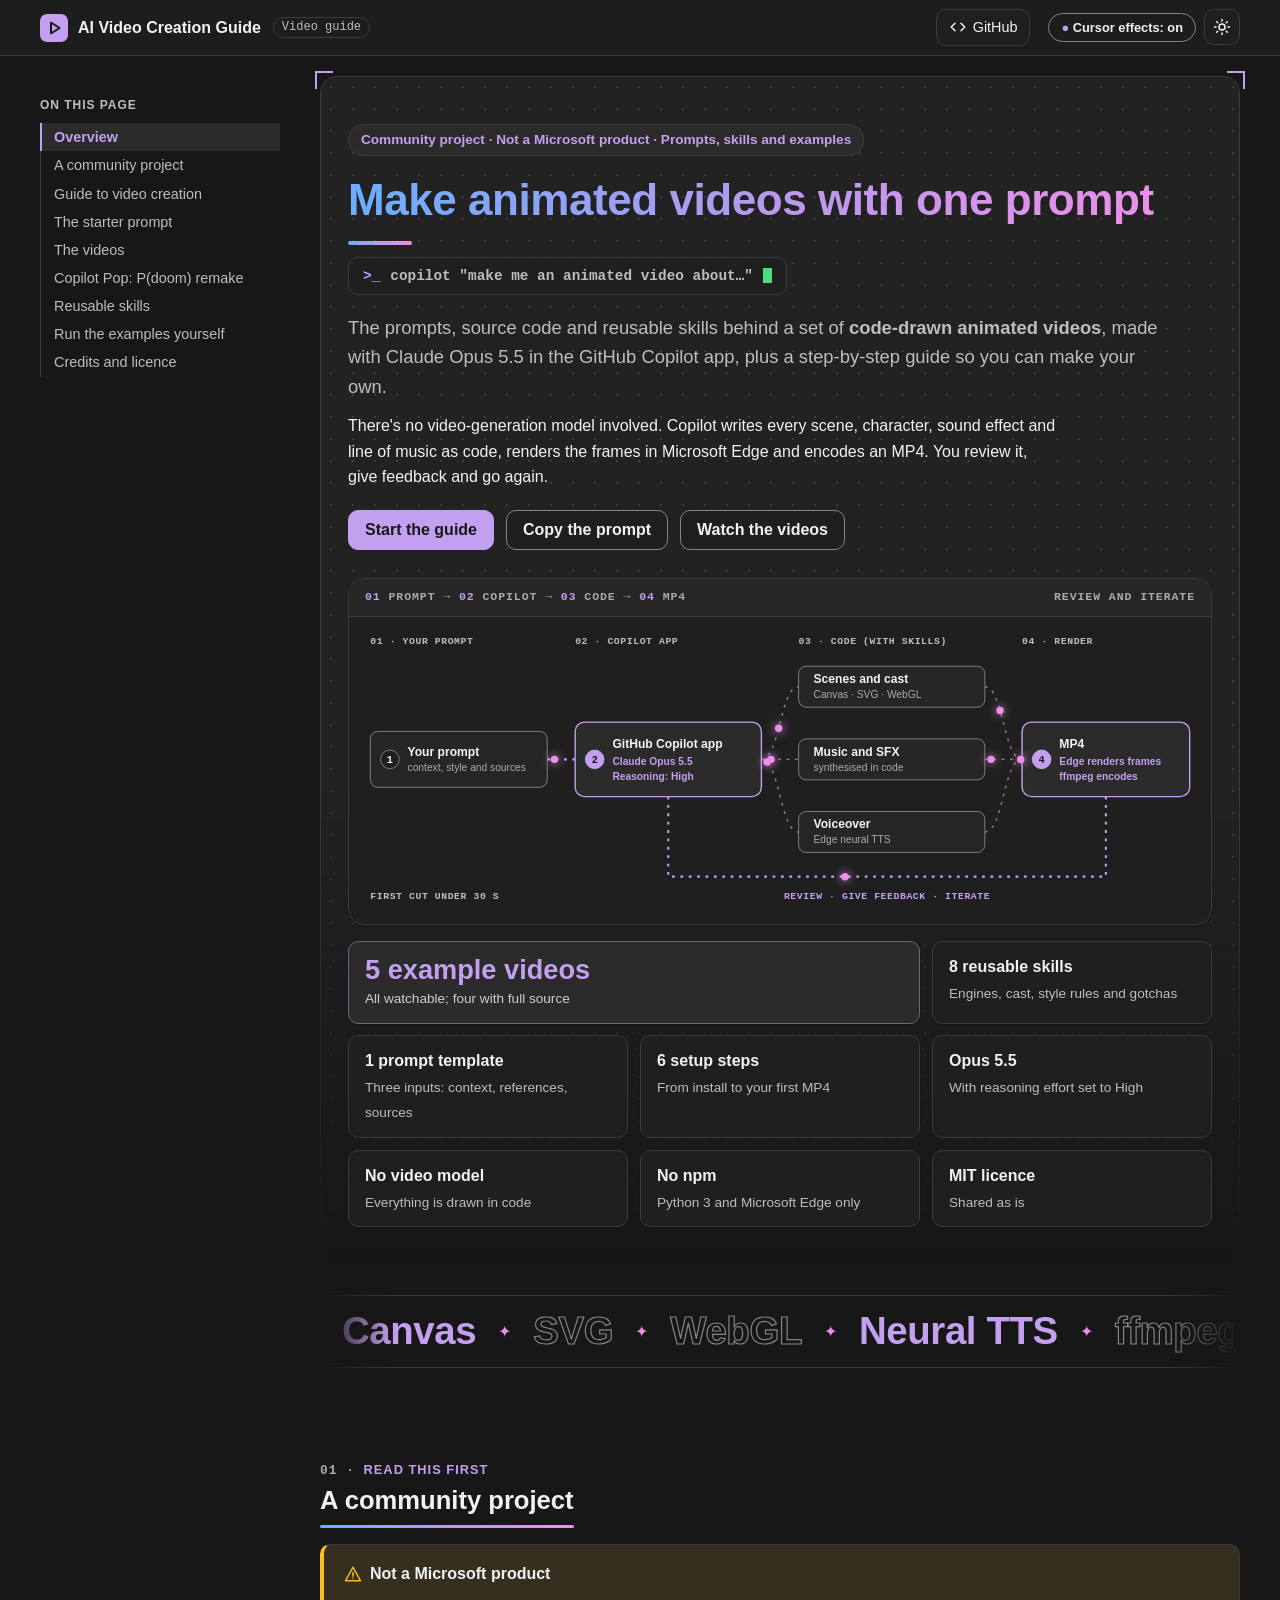
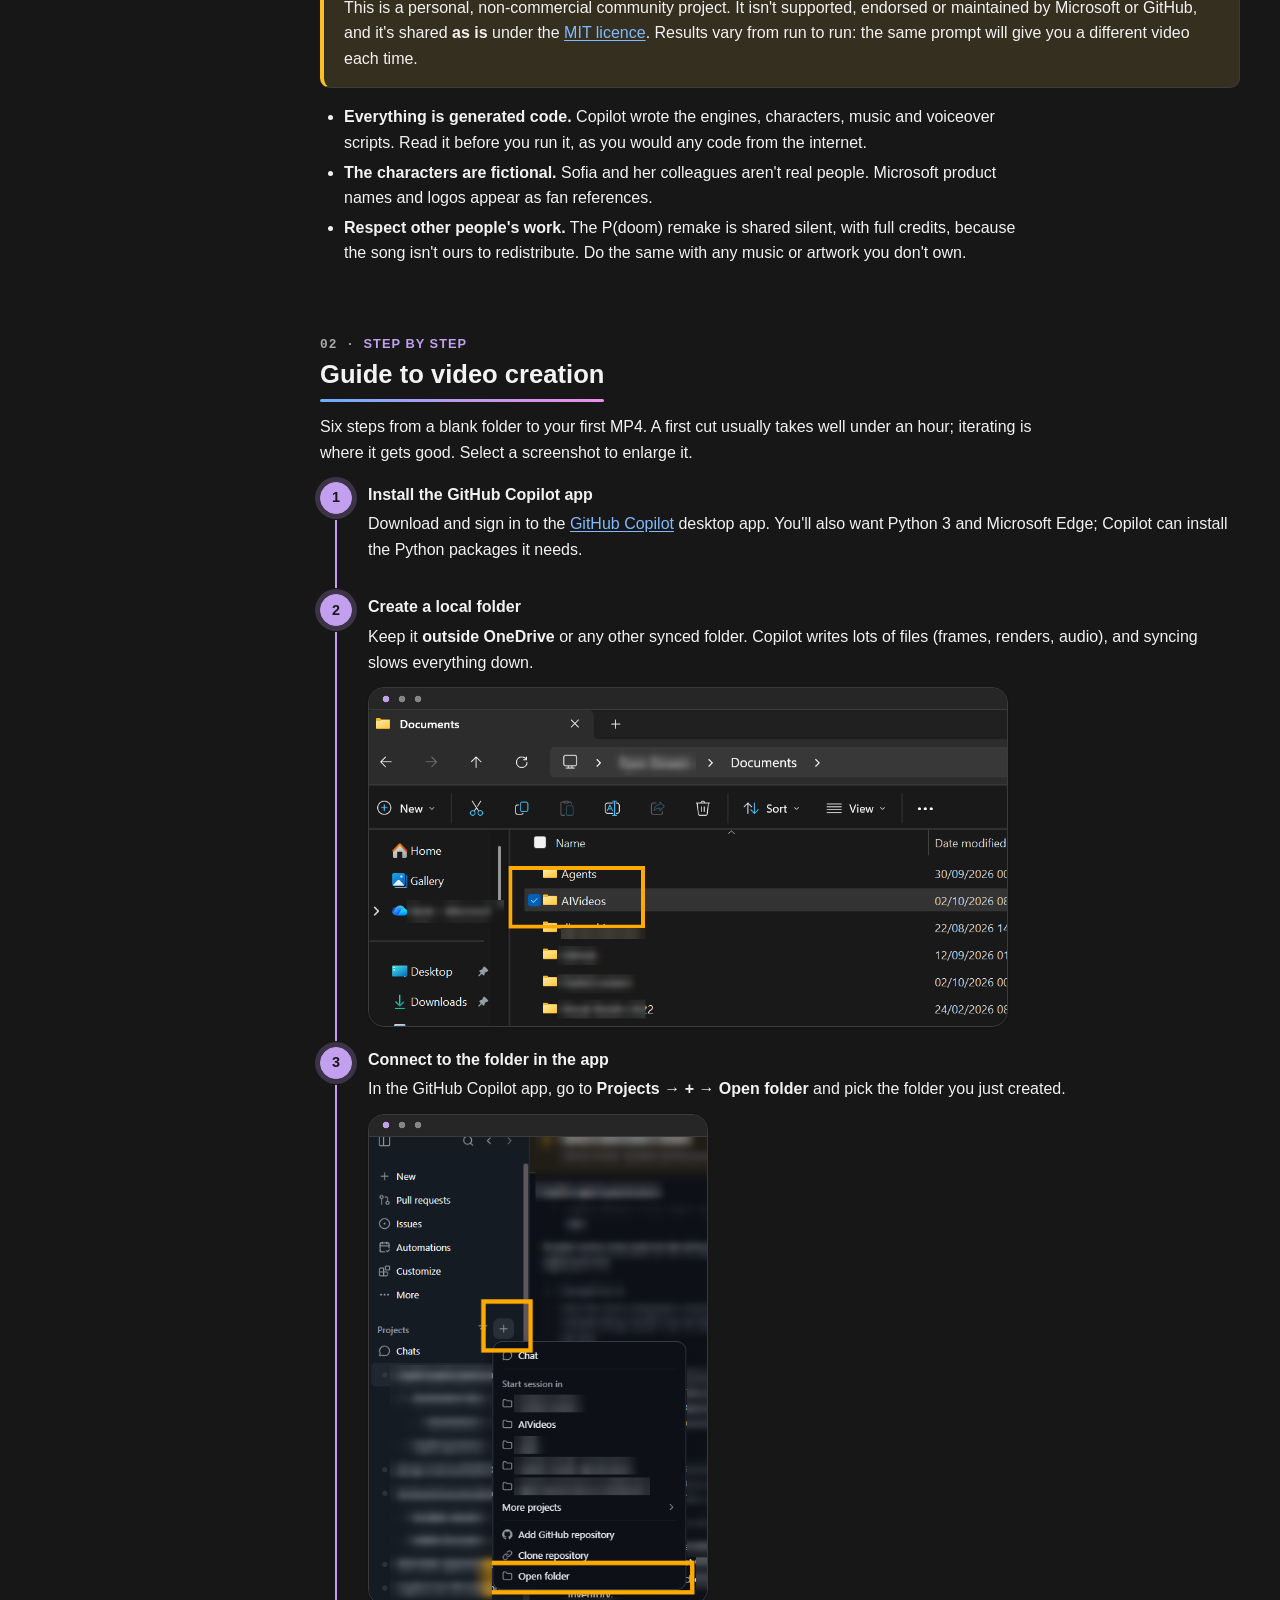
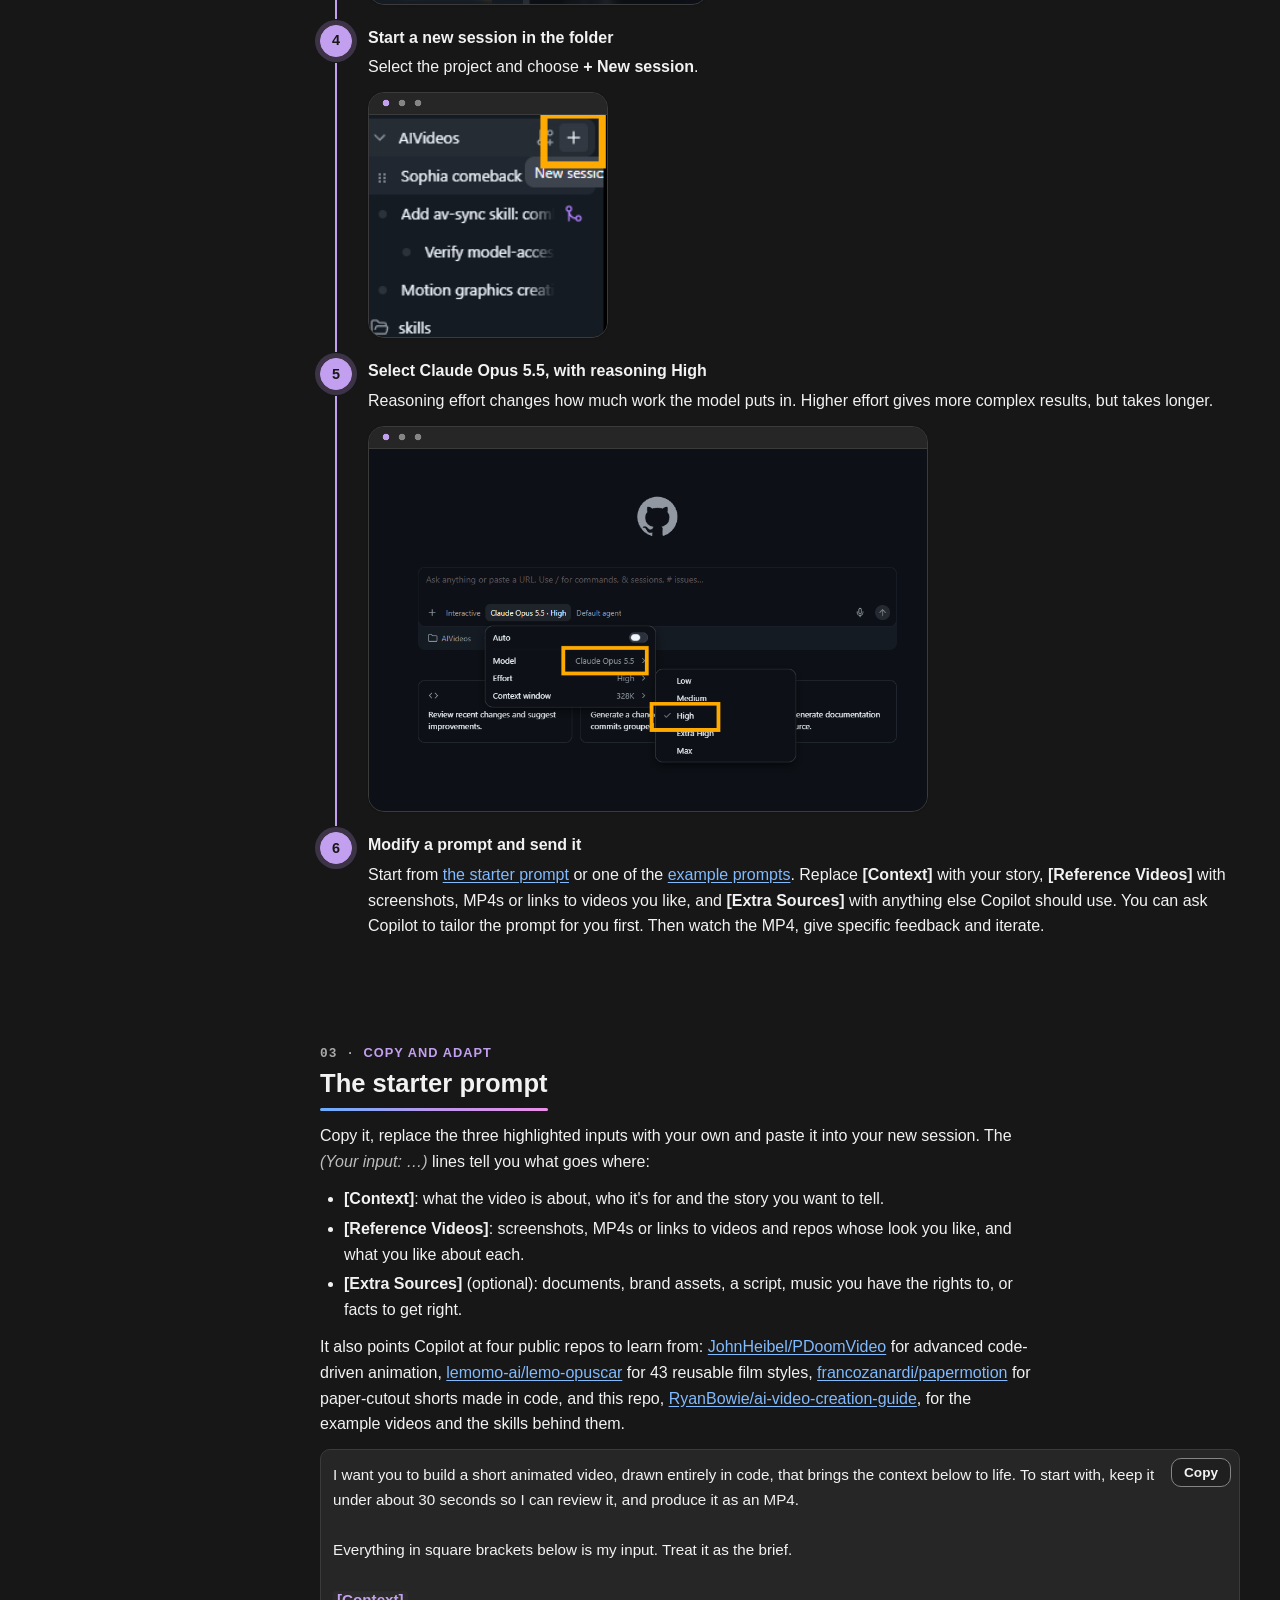
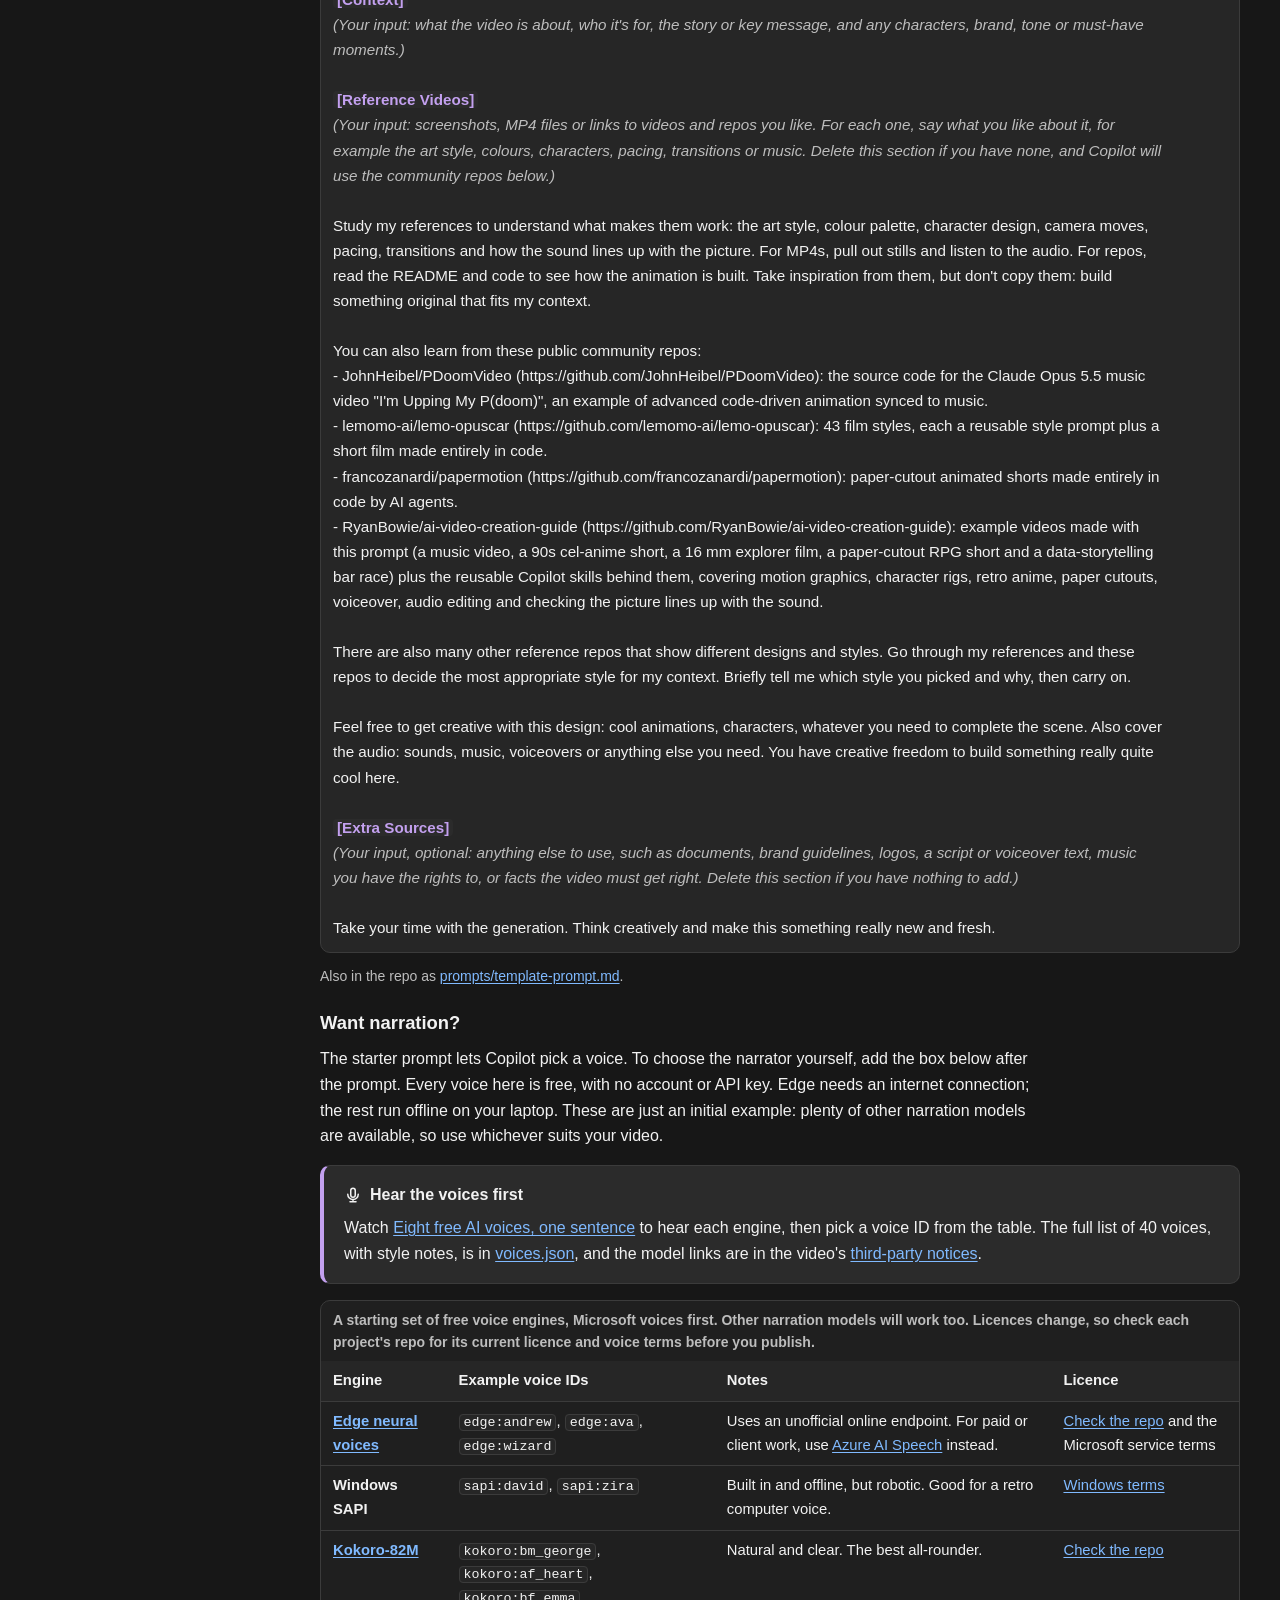
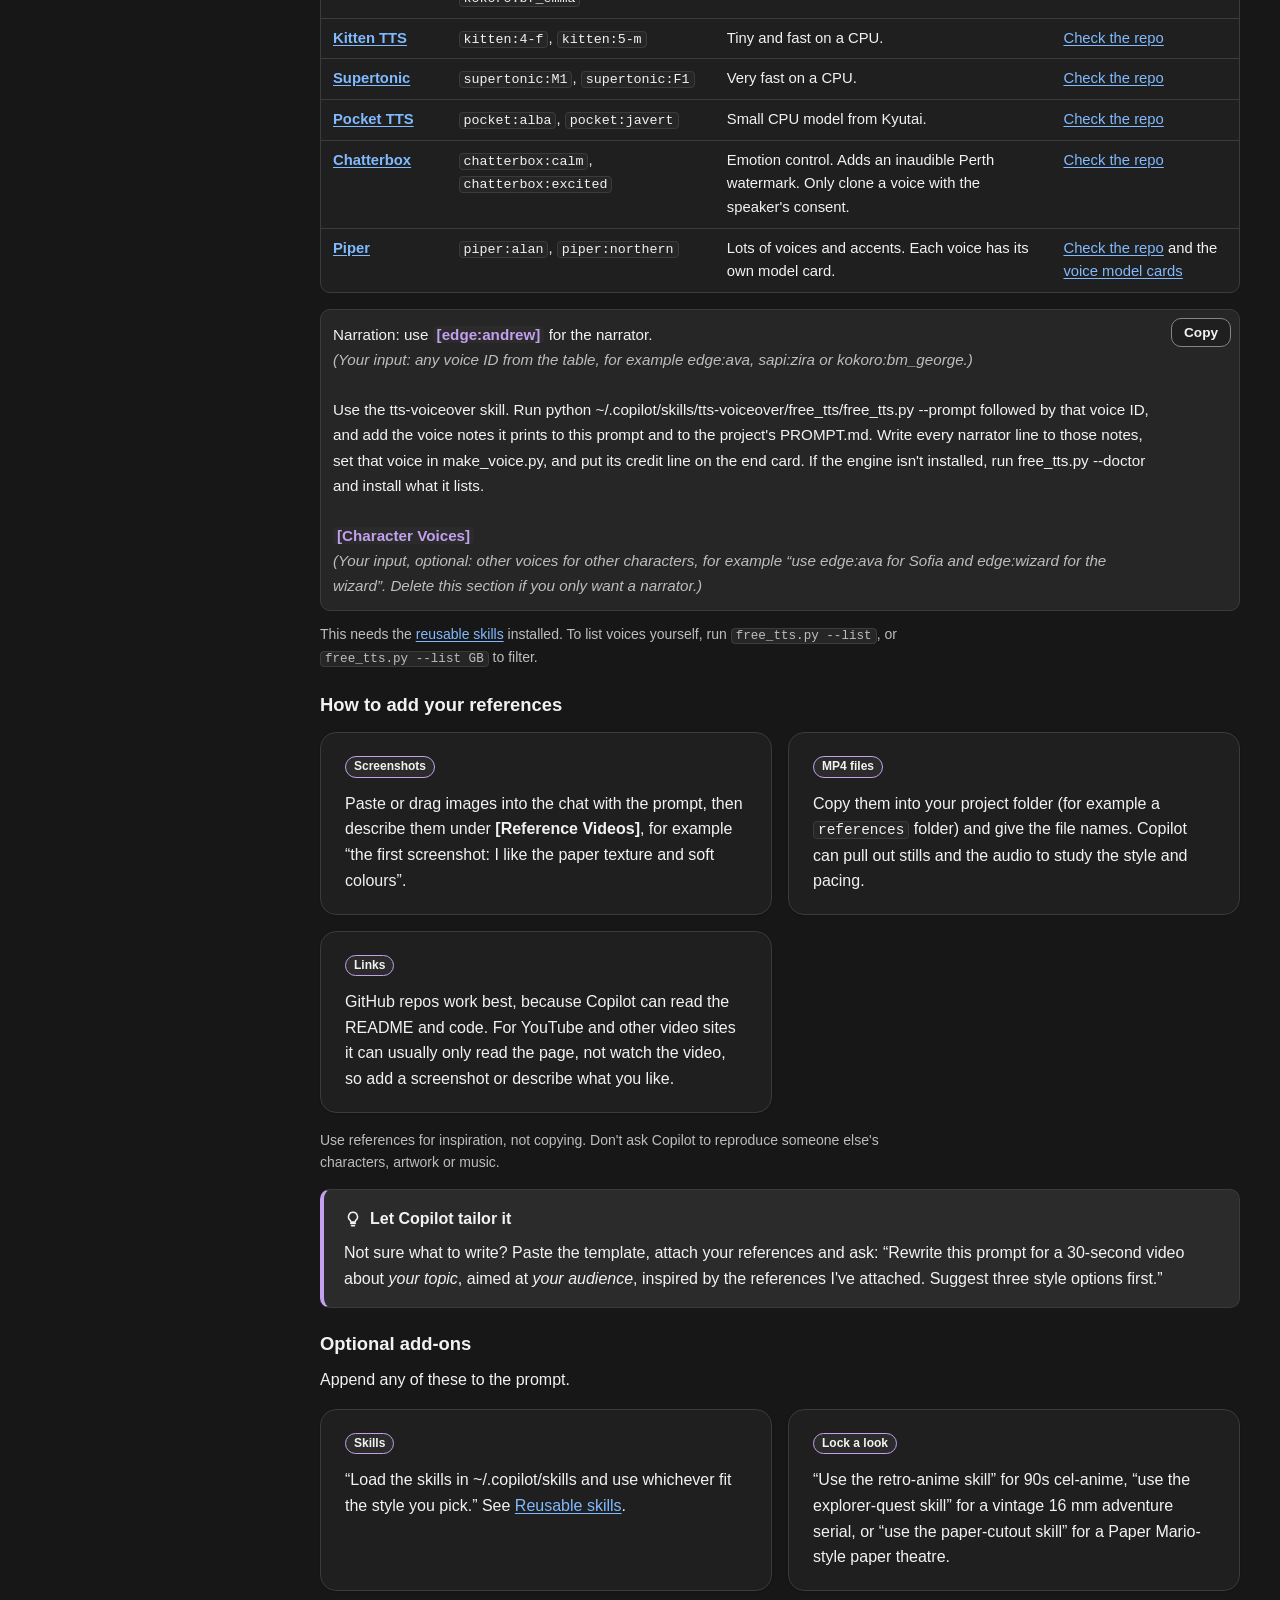
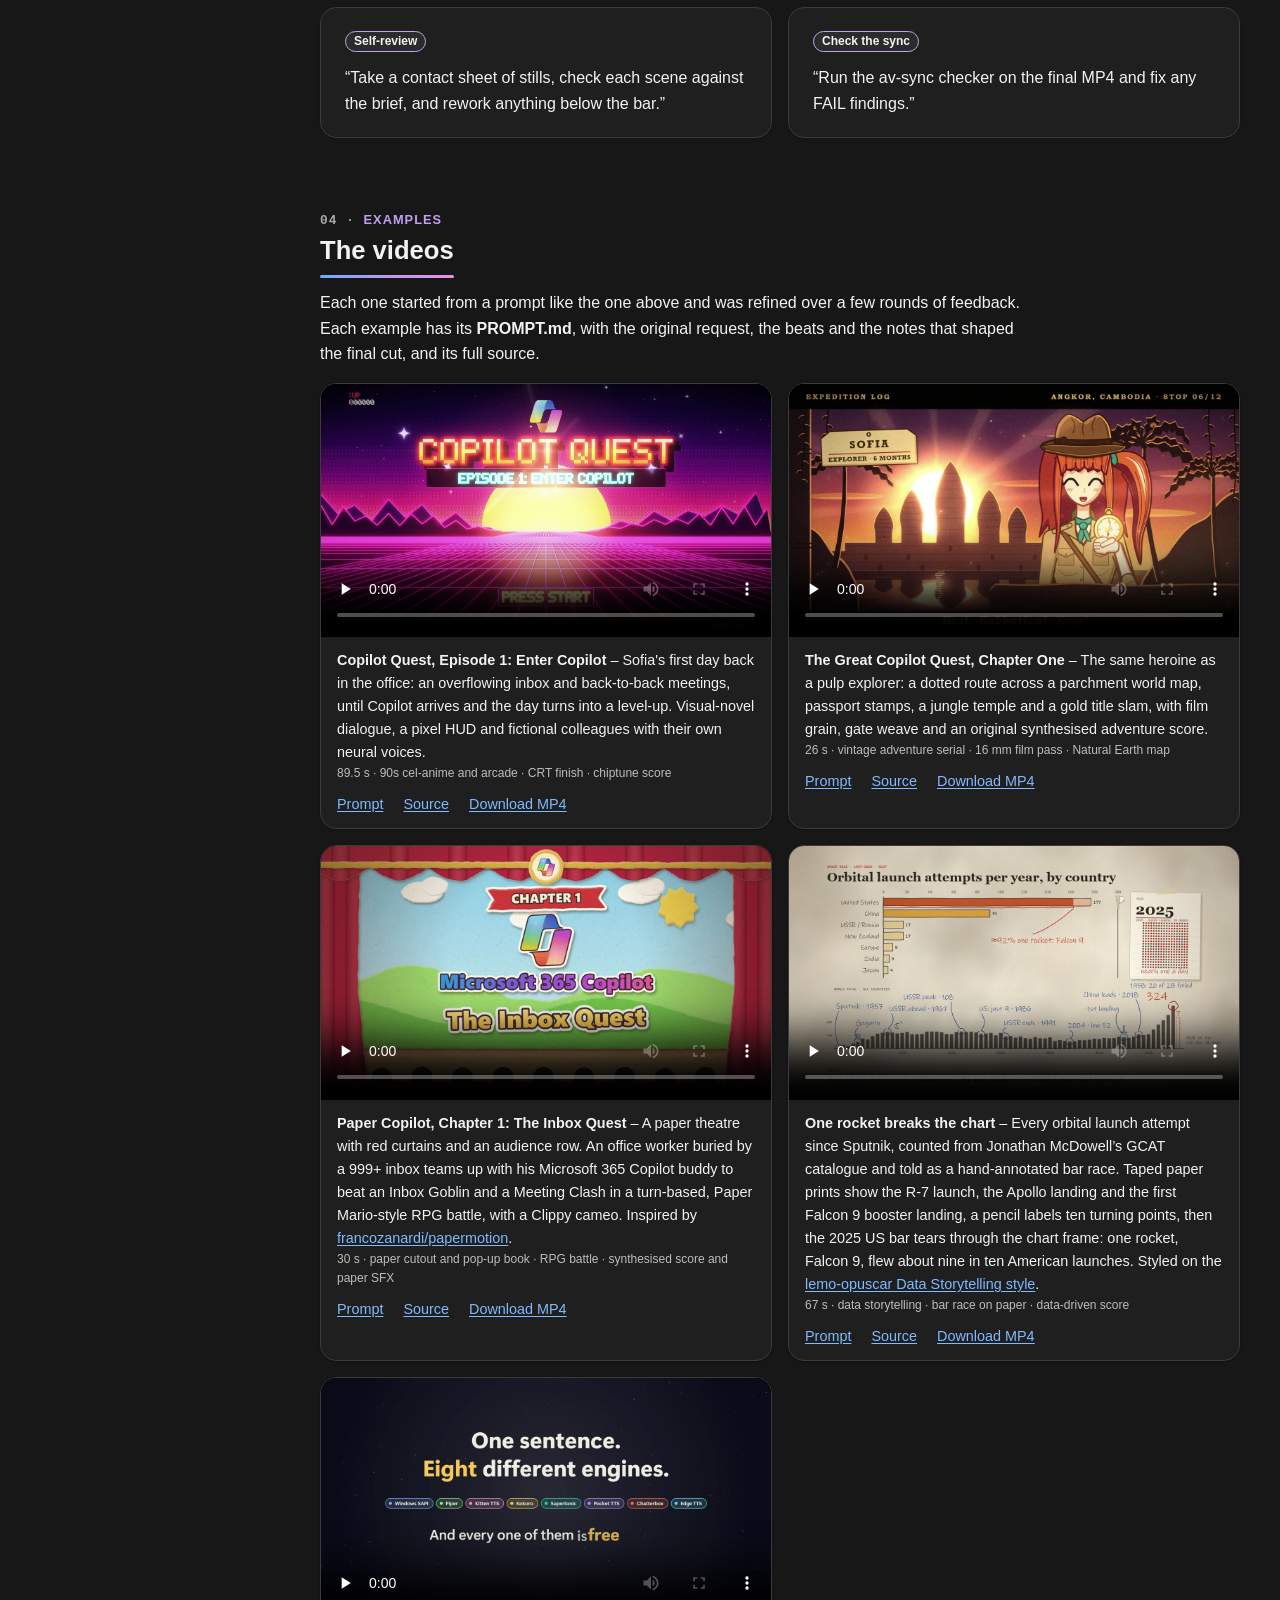
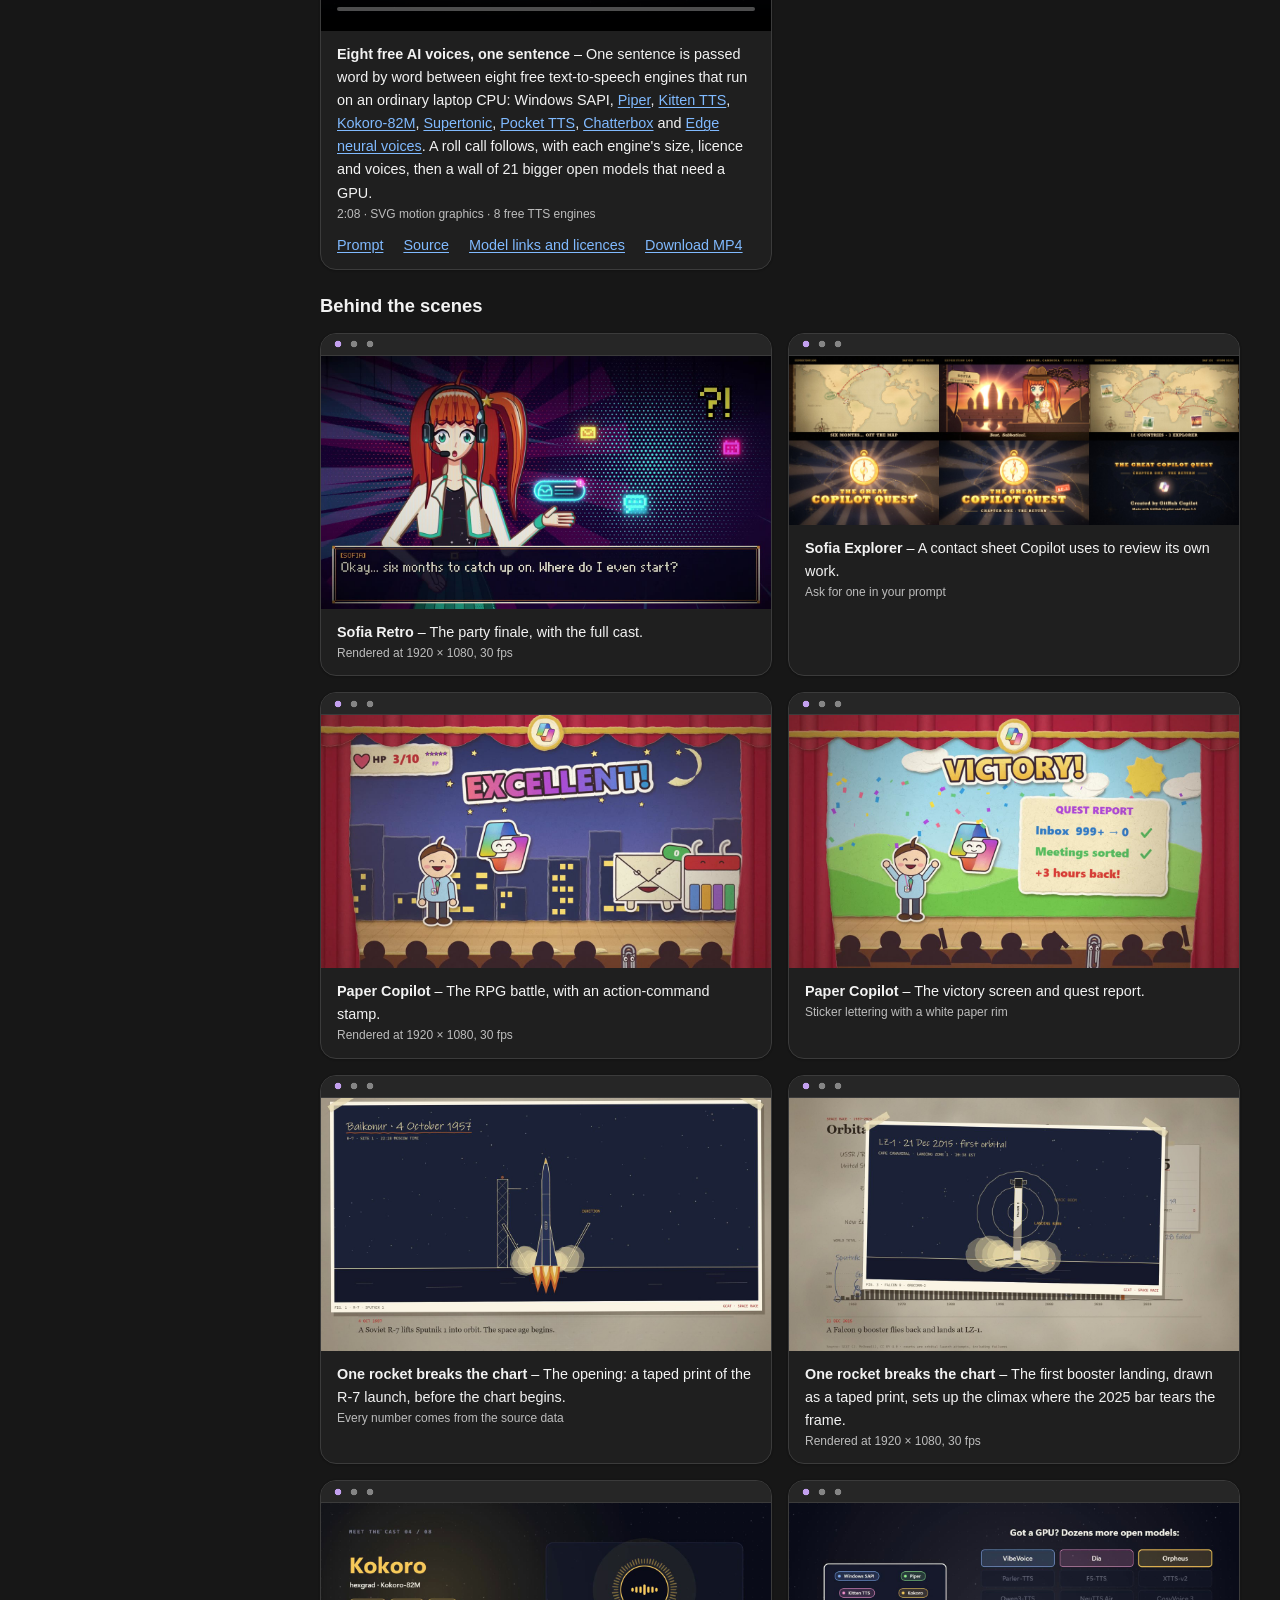
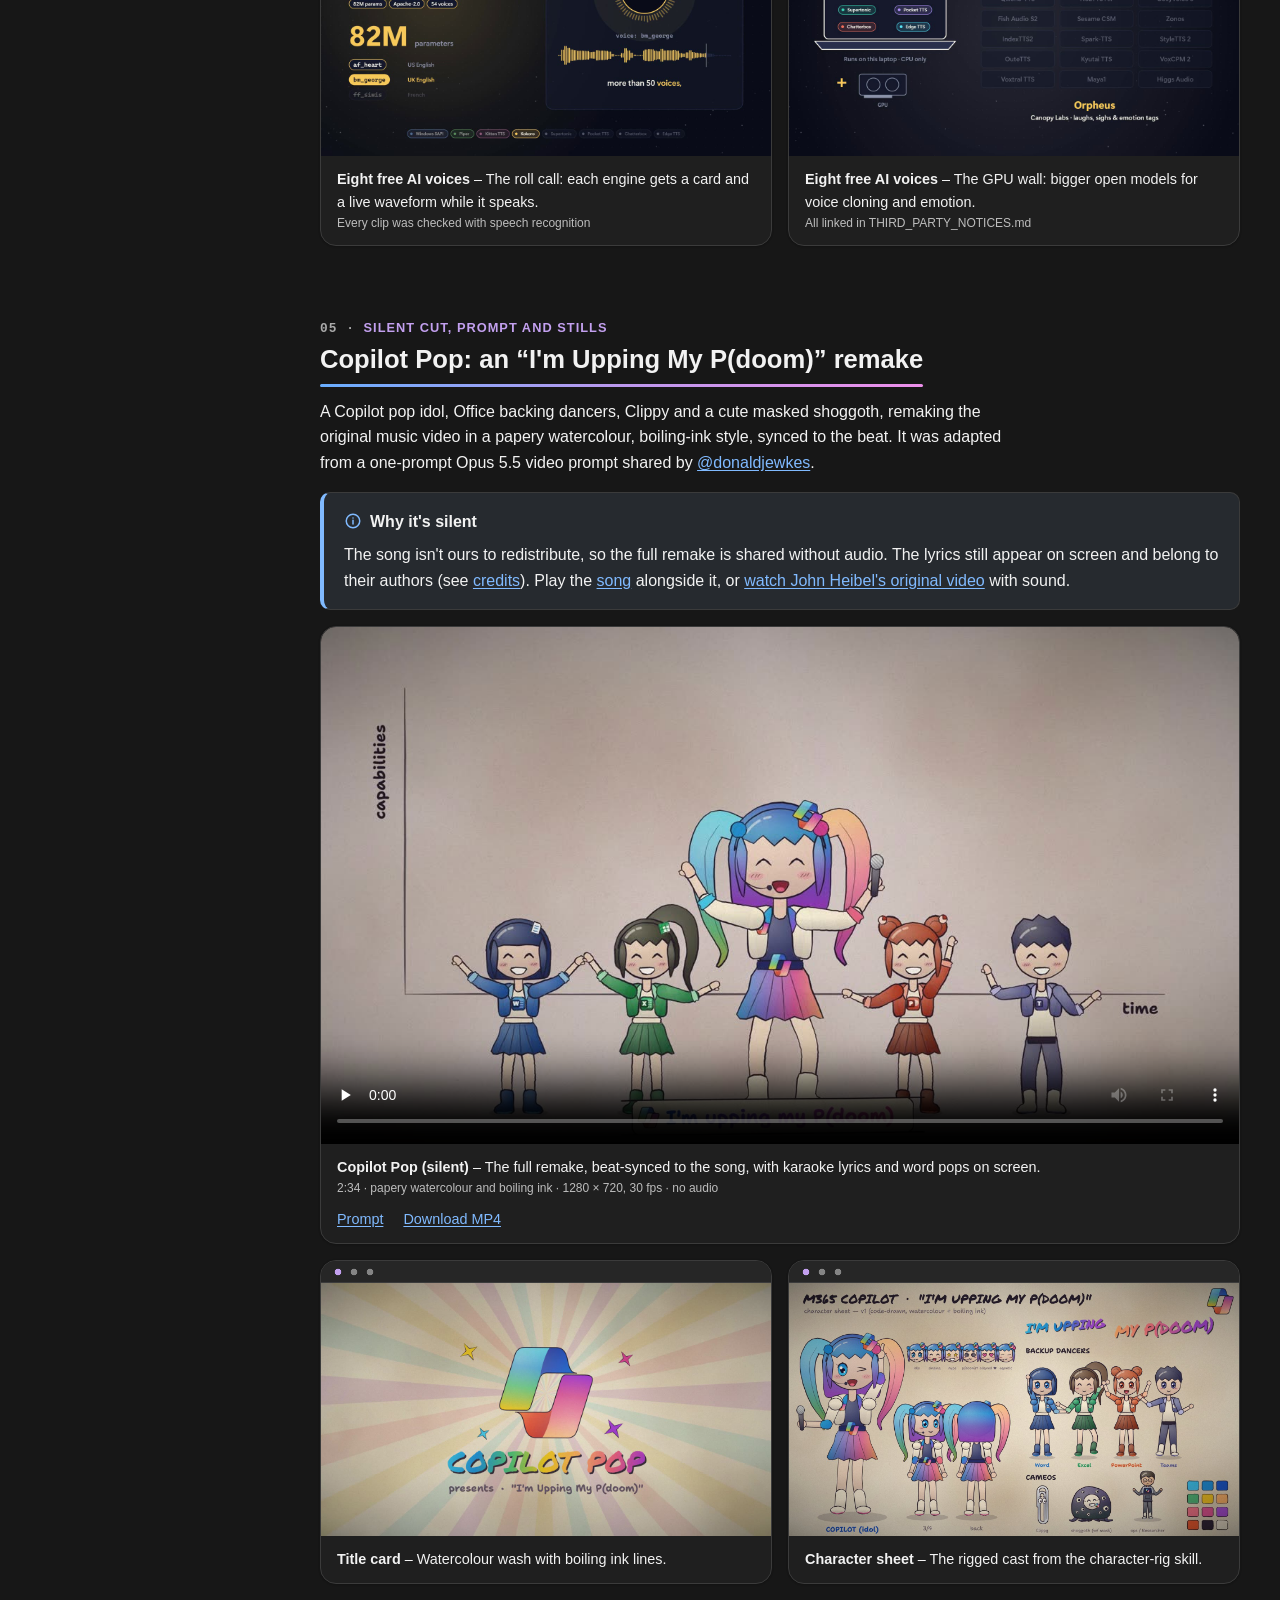
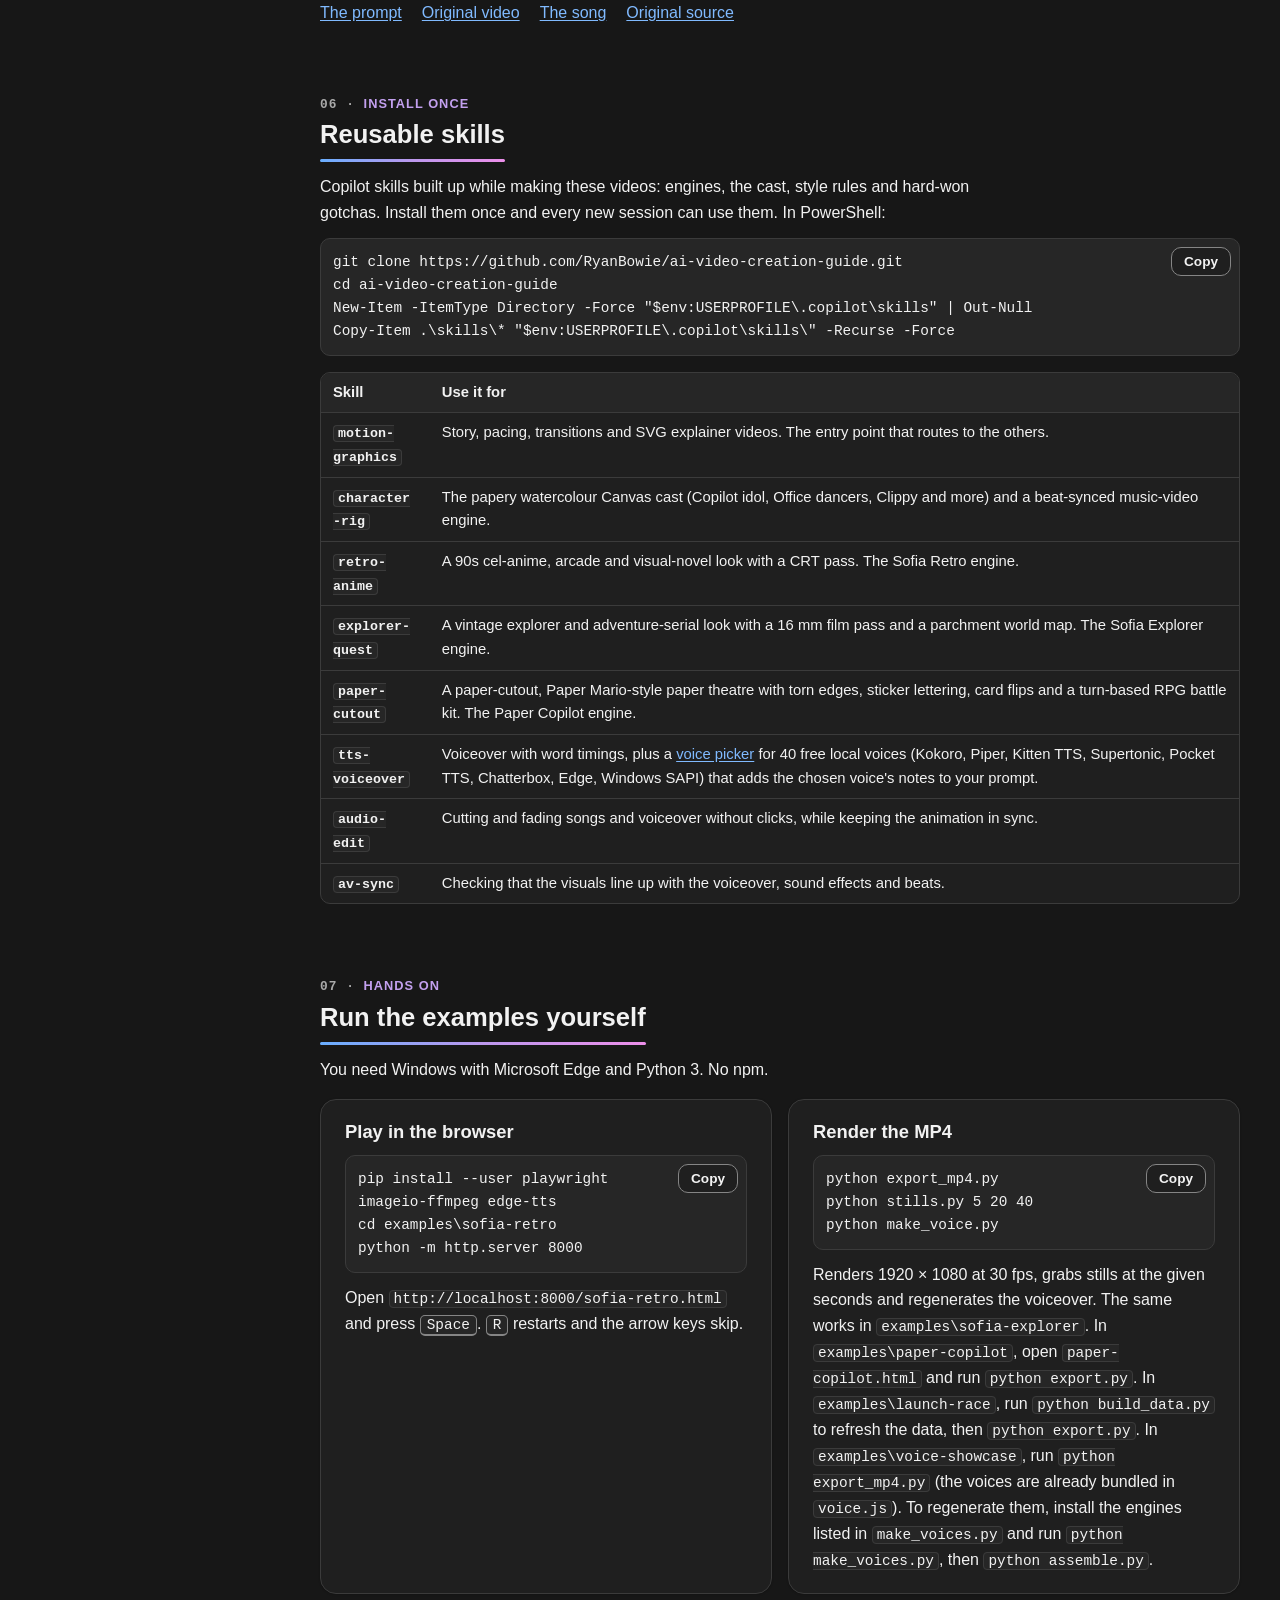
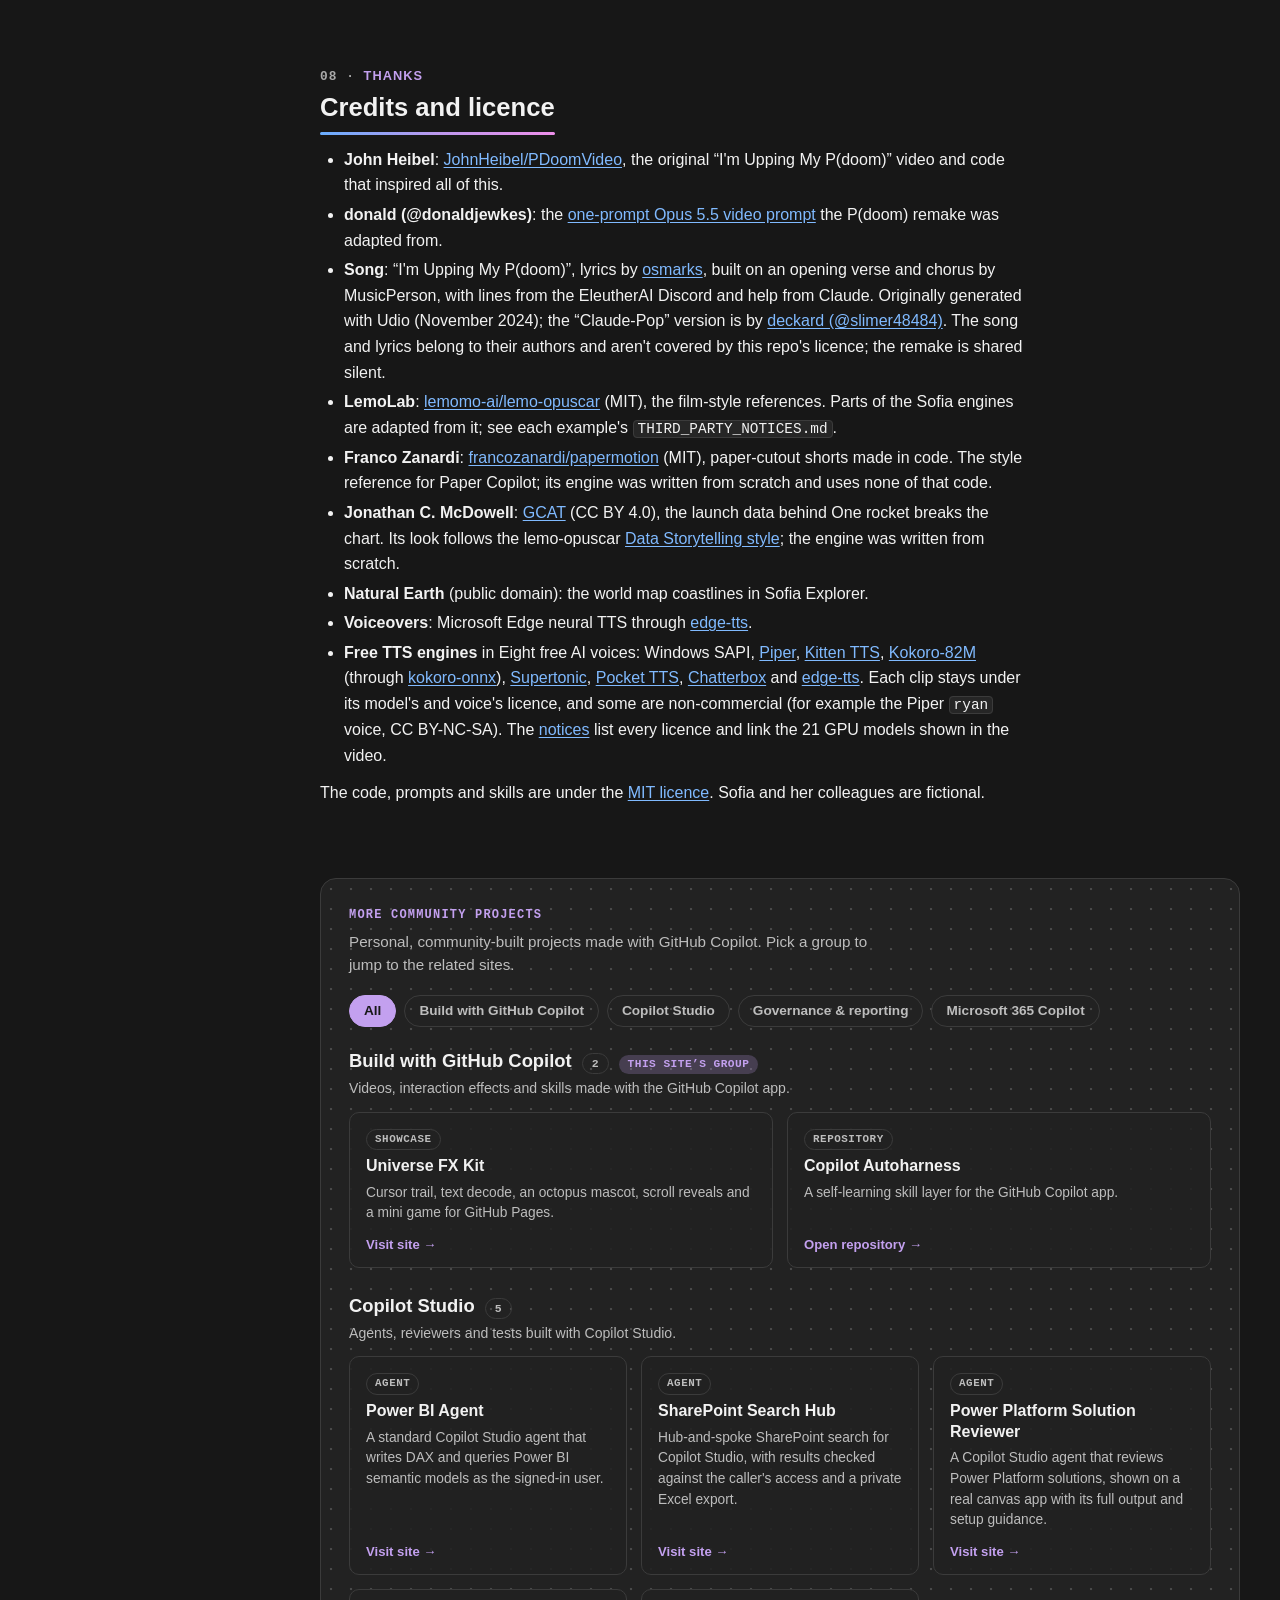
<file: docs/index.html>
<!doctype html>
<html lang="en-GB" data-theme="dark">
<head>
<meta charset="utf-8">
<script>
  (() => {
    const param = new URLSearchParams(window.location.search).get("scoutTheme");
    const theme =
      param === "light" ? "light" : "dark";
    document.documentElement.setAttribute("data-theme", theme);
  })();
</script>
<script>
  (() => {
    const root = document.documentElement;
    root.classList.add("js");
    if (new URLSearchParams(window.location.search).get("scoutTheme")) return;
    try {
      const saved = localStorage.getItem("aivg-theme");
      if (saved === "light" || saved === "dark") root.setAttribute("data-theme", saved);
    } catch (e) { /* storage unavailable */ }
  })();
</script>
<meta name="viewport" content="width=device-width, initial-scale=1">
<meta name="color-scheme" content="dark light">
<title>AI Video Creation Guide · Make animated videos with one prompt</title>
<meta name="description" content="Community guide to making code-drawn animated videos with Claude Opus 5.5 in the GitHub Copilot app: a step-by-step setup, a starter prompt, five example videos with their prompts and source, and reusable Copilot skills.">
<meta property="og:title" content="AI Video Creation Guide">
<meta property="og:description" content="Community guide to making code-drawn animated videos with Claude Opus 5.5 in the GitHub Copilot app: a step-by-step setup, a starter prompt, five example videos with their prompts and source, and reusable Copilot skills.">
<meta property="og:type" content="website">
<!-- dl-meta:start -->
<meta property="og:url" content="https://ryanbowie.github.io/ai-video-creation-guide/">
<meta property="og:image" content="https://ryanbowie.github.io/ai-video-creation-guide/media/og.png">
<meta property="og:image:width" content="1280">
<meta property="og:image:height" content="640">
<meta property="og:image:alt" content="AI Video Creation Guide: make animated videos with one prompt, using Claude Opus 5.5 in the GitHub Copilot app. A community project.">
<meta name="twitter:card" content="summary_large_image">
<meta name="twitter:title" content="AI Video Creation Guide">
<meta name="twitter:description" content="Community guide to making code-drawn animated videos with Claude Opus 5.5 in the GitHub Copilot app: a step-by-step setup, a starter prompt, five example videos with their prompts and source, and reusable Copilot skills.">
<meta name="twitter:image" content="https://ryanbowie.github.io/ai-video-creation-guide/media/og.png">
<!-- dl-meta:end -->
<link rel="icon" href="data:image/svg+xml,%3Csvg%20xmlns='http://www.w3.org/2000/svg'%20viewBox='0%200%2028%2028'%3E%3Crect%20width='28'%20height='28'%20rx='7'%20fill='%237653ae'/%3E%3Cpath%20d='M11%208.5v11l8.5-5.5z'%20fill='none'%20stroke='%23fff'%20stroke-width='2.5'%20stroke-linejoin='round'/%3E%3C/svg%3E">
<style>
:root {
  color-scheme: light;
  --cp-bg: #f2f2f8;
  --cp-bg-elevated: #f8f7fc;
  --cp-surface: #ffffff;
  --cp-surface-soft: #f2f2f8;
  --cp-border: #e3dfed;
  --cp-border-strong: #9285aa;
  --cp-text: #102631;
  --cp-text-muted: #52637a;
  --cp-text-soft: #667287;
  --cp-accent: #7653ae;
  --cp-accent-hover: #58378b;
  --cp-accent-soft: #eee8f7;
  --cp-accent-fg: #ffffff;
  --cp-success: #207346;
  --cp-danger: #b4233e;
  --cp-warning: #8c6208;
  --cp-link: #066bc7;
  --cp-shadow: 0 18px 48px rgba(0, 0, 0, 0.12);
  --cp-overlay: rgba(255, 255, 255, 0.8);
  --cp-panel: rgba(255, 255, 255, 0.86);
  --cp-panel-strong: rgba(255, 255, 255, 0.96);
  --cp-sheen: rgba(255, 255, 255, 0.55);
  --cp-highlight: rgba(118, 83, 174, 0.12);
  --cp-chart-blue: #0877dd;
  --cp-chart-indigo: #5364ba;
  --cp-chart-purple: #7653ae;
  --cp-chart-violet: #9651bb;
  --cp-chart-magenta: #b535c3;
  --cp-transparent: transparent;
}

html[data-theme="dark"] {
  color-scheme: dark;
  --cp-bg: #171717;
  --cp-bg-elevated: #222222;
  --cp-surface: #1f1f1f;
  --cp-surface-soft: #262626;
  --cp-border: #3b3b3b;
  --cp-border-strong: #858585;
  --cp-text: #f2f2f2;
  --cp-text-muted: #bdbdbd;
  --cp-text-soft: #aaaaaa;
  --cp-accent: #c3a0ef;
  --cp-accent-hover: #debeff;
  --cp-accent-soft: #2b2b2b;
  --cp-accent-fg: #181818;
  --cp-success: #4ade80;
  --cp-danger: #f87171;
  --cp-warning: #fbbf24;
  --cp-link: #80baff;
  --cp-shadow: 0 18px 48px rgba(0, 0, 0, 0.32);
  --cp-overlay: rgba(31, 31, 31, 0.88);
  --cp-panel: rgba(31, 31, 31, 0.72);
  --cp-panel-strong: rgba(31, 31, 31, 0.96);
  --cp-sheen: rgba(255, 255, 255, 0.04);
  --cp-highlight: rgba(195, 160, 239, 0.12);
  --cp-chart-blue: #69aeff;
  --cp-chart-indigo: #98a5ff;
  --cp-chart-purple: #bc98ed;
  --cp-chart-violet: #d097ee;
  --cp-chart-magenta: #ed8fea;
  --cp-transparent: transparent;
}

/* Print on paper colours whichever theme is showing. */
@media print {
  html[data-theme="dark"] {
    color-scheme: light;
    --cp-bg: #f2f2f8;
    --cp-bg-elevated: #f8f7fc;
    --cp-surface: #ffffff;
    --cp-surface-soft: #f2f2f8;
    --cp-border: #e3dfed;
    --cp-border-strong: #9285aa;
    --cp-text: #102631;
    --cp-text-muted: #52637a;
    --cp-text-soft: #667287;
    --cp-accent: #7653ae;
    --cp-accent-hover: #58378b;
    --cp-accent-soft: #eee8f7;
    --cp-accent-fg: #ffffff;
    --cp-success: #207346;
    --cp-danger: #b4233e;
    --cp-warning: #8c6208;
    --cp-link: #066bc7;
    --cp-shadow: 0 18px 48px rgba(0, 0, 0, 0.12);
    --cp-overlay: rgba(255, 255, 255, 0.8);
    --cp-panel: rgba(255, 255, 255, 0.86);
    --cp-panel-strong: rgba(255, 255, 255, 0.96);
    --cp-sheen: rgba(255, 255, 255, 0.55);
    --cp-highlight: rgba(118, 83, 174, 0.12);
    --cp-chart-blue: #0877dd;
    --cp-chart-indigo: #5364ba;
    --cp-chart-purple: #7653ae;
    --cp-chart-violet: #9651bb;
    --cp-chart-magenta: #b535c3;
    --cp-transparent: transparent;
  }
}

:root {
  --header-h: 3.5rem;
  --chips-h: 3rem;
  --radius: 0.625rem;
  --radius-card: 16px;
  --card-shadow: 0 0 2px rgba(0, 0, 0, 0.12), 0 1px 2px rgba(0, 0, 0, 0.14);
  --font: "Segoe UI", Aptos, Calibri, -apple-system, BlinkMacSystemFont, sans-serif;
  --mono: Consolas, "Courier New", Courier, monospace;
}

*, *::before, *::after { box-sizing: border-box; }
html { -webkit-text-size-adjust: 100%; }
@media (prefers-reduced-motion: no-preference) { html { scroll-behavior: smooth; } }
@media (prefers-reduced-motion: reduce) {
  *, *::before, *::after { animation: none !important; transition: none !important; scroll-behavior: auto !important; }
}
body { margin: 0; background: var(--cp-bg); color: var(--cp-text); font-family: var(--font); font-size: 1rem; line-height: 1.6; }
a { color: var(--cp-link); text-underline-offset: 2px; }
a:hover { text-decoration-thickness: 2px; }
:focus-visible { outline: 2px solid var(--cp-accent); outline-offset: 2px; }
[hidden] { display: none !important; }
[id] { scroll-margin-top: calc(var(--header-h) + var(--chips-h) + 12px); }
h1, h2, h3, h4 { line-height: 1.25; margin: 0 0 12px; color: var(--cp-text); }
h1 { font-size: clamp(1.9rem, 4vw, 2.75rem); letter-spacing: -0.01em; }
h2 { font-size: 1.6rem; }
h3 { font-size: 1.15rem; margin-top: 24px; }
h4 { font-size: 1rem; margin-top: 16px; }
p { margin: 0 0 12px; }
ul, ol { margin: 0 0 12px; padding-left: 24px; }
li + li { margin-top: 4px; }
strong { font-weight: 650; }
code, kbd, pre { font-family: var(--mono); font-size: 0.9em; }
code { background: var(--cp-surface-soft); border: 1px solid var(--cp-border); border-radius: 4px; padding: 0 4px; overflow-wrap: anywhere; }
pre { background: var(--cp-surface-soft); border: 1px solid var(--cp-border); border-radius: var(--radius); padding: 12px 16px; overflow-x: auto; }
pre code { background: none; border: 0; padding: 0; }
.visually-hidden { position: absolute !important; width: 1px; height: 1px; padding: 0; margin: -1px; overflow: hidden; clip: rect(0 0 0 0); white-space: nowrap; border: 0; }
.skip-link { position: absolute; left: 16px; top: -120px; z-index: 100; background: var(--cp-accent); color: var(--cp-accent-fg); padding: 8px 16px; border-radius: var(--radius); font-weight: 600; text-decoration: none; }
.skip-link:focus { top: 8px; }
html.js .no-js-only { display: none; }
.muted { color: var(--cp-text-muted); }
.small { font-size: 0.875rem; }

/* Header */
.site-header { position: sticky; top: 0; z-index: 50; height: var(--header-h); background: var(--cp-panel-strong); border-bottom: 1px solid var(--cp-border); }
.site-header .inner { max-width: 1240px; height: 100%; margin: 0 auto; padding: 0 20px; display: flex; align-items: center; gap: 12px; }
.brand { display: inline-flex; align-items: center; gap: 10px; color: var(--cp-text); text-decoration: none; font-weight: 700; min-width: 0; }
.brand span { white-space: nowrap; overflow: hidden; text-overflow: ellipsis; }
.brand-mark { width: 28px; height: 28px; flex: none; }
.bm-bg { fill: var(--cp-accent); }
.bm-fg { fill: none; stroke: var(--cp-accent-fg); stroke-width: 2; stroke-linecap: round; }
.version-tag { font-family: var(--mono); font-size: 0.75rem; color: var(--cp-text-muted); border: 1px solid var(--cp-border); border-radius: 999px; padding: 0 8px; white-space: nowrap; }
.header-actions { margin-left: auto; display: flex; align-items: center; gap: 8px; }
.header-link { display: inline-flex; align-items: center; gap: 6px; padding: 6px 12px; border: 1px solid var(--cp-border); border-radius: var(--radius); background: var(--cp-surface); color: var(--cp-text); text-decoration: none; font-size: 0.9rem; white-space: nowrap; }
.header-link:hover { border-color: var(--cp-border-strong); }
.header-link svg, .icon-btn svg { width: 18px; height: 18px; flex: none; }
.icon-btn { display: inline-flex; align-items: center; justify-content: center; width: 36px; height: 36px; border: 1px solid var(--cp-border); border-radius: var(--radius); background: var(--cp-surface); color: var(--cp-text); cursor: pointer; padding: 0; }
.icon-btn:hover { border-color: var(--cp-border-strong); }
.theme-toggle .icon-sun { display: none; }
html[data-theme="dark"] .theme-toggle .icon-sun { display: block; }
html[data-theme="dark"] .theme-toggle .icon-moon { display: none; }
@media (max-width: 560px) { .version-tag, .header-link .label { display: none; } }

/* Navigation */
.chips { position: sticky; top: var(--header-h); z-index: 40; background: var(--cp-panel-strong); border-bottom: 1px solid var(--cp-border); overflow-x: auto; scrollbar-width: thin; }
.chips ul { display: flex; gap: 8px; list-style: none; margin: 0; padding: 8px 20px; width: max-content; }
.chips li + li { margin-top: 0; }
.chips a { display: inline-block; padding: 4px 12px; border: 1px solid var(--cp-border); border-radius: 999px; background: var(--cp-surface); color: var(--cp-text); text-decoration: none; font-size: 0.85rem; white-space: nowrap; }
.chips a[aria-current="true"] { background: var(--cp-accent); border-color: var(--cp-accent); color: var(--cp-accent-fg); }
.layout { max-width: 1240px; margin: 0 auto; padding: 0 20px 64px; }
.toc { display: none; }
.toc-title { margin: 0 0 8px; font-size: 0.75rem; font-weight: 700; letter-spacing: 0.08em; text-transform: uppercase; color: var(--cp-text-muted); }
.toc ol { list-style: none; margin: 0; padding: 0; border-left: 1px solid var(--cp-border); }
.toc li + li { margin-top: 0; }
.toc a { display: block; margin-left: -1px; padding: 4px 12px; border-left: 2px solid transparent; color: var(--cp-text-muted); text-decoration: none; font-size: 0.9rem; line-height: 1.4; }
.toc a:hover { color: var(--cp-text); }
.toc a[aria-current="true"] { color: var(--cp-accent); border-left-color: var(--cp-accent); background: var(--cp-accent-soft); font-weight: 600; }
main { min-width: 0; }
@media (min-width: 1100px) {
  :root { --chips-h: 0px; }
  .chips { display: none; }
  .layout { display: grid; grid-template-columns: 240px minmax(0, 1fr); gap: 40px; }
  .toc { display: block; position: sticky; top: calc(var(--header-h) + 24px); align-self: start; max-height: calc(100vh - var(--header-h) - 48px); overflow-y: auto; margin-top: 40px; }
}

/* Sections and hero */
.section { padding-top: 56px; }
.section > p, .section > ul, .section > ol:not(.steps):not(.stepper) { max-width: 80ch; }
.section-kicker { margin: 0 0 4px; font-size: 0.8rem; font-weight: 700; letter-spacing: 0.08em; text-transform: uppercase; color: var(--cp-accent); }
.hero { padding-top: 40px; }
.pill { display: inline-flex; align-items: center; gap: 8px; margin-bottom: 16px; padding: 4px 12px; border: 1px solid var(--cp-highlight); border-radius: 999px; background: var(--cp-accent-soft); color: var(--cp-accent); font-size: 0.85rem; font-weight: 600; }
.lede { max-width: 66ch; font-size: 1.15rem; color: var(--cp-text-muted); }
.cta-row { display: flex; flex-wrap: wrap; gap: 12px; margin: 20px 0 24px; }
.btn { display: inline-flex; align-items: center; gap: 8px; padding: 8px 16px; border: 1px solid var(--cp-border-strong); border-radius: var(--radius); background: var(--cp-surface); color: var(--cp-text); font: inherit; font-weight: 600; line-height: 1.4; text-decoration: none; cursor: pointer; }
.btn:hover { border-color: var(--cp-text); }
.btn-primary { background: var(--cp-accent); border-color: var(--cp-accent); color: var(--cp-accent-fg); }
.btn-primary:hover { background: var(--cp-accent-hover); border-color: var(--cp-accent-hover); }
.btn-sm { padding: 4px 12px; font-size: 0.85rem; }
.btn[aria-disabled="true"] { opacity: 0.5; cursor: not-allowed; }
.facts { display: grid; grid-template-columns: repeat(auto-fit, minmax(170px, 1fr)); gap: 12px; list-style: none; margin: 0; padding: 0; }
.facts li { margin: 0; padding: 12px 16px; border: 1px solid var(--cp-border); border-radius: var(--radius); background: var(--cp-surface); box-shadow: var(--card-shadow); }
.facts strong { display: block; }
.facts span { color: var(--cp-text-muted); font-size: 0.85rem; }

/* Cards, callouts, badges */
.card { margin: 16px 0; padding: 20px 24px; border: 1px solid var(--cp-border); border-radius: var(--radius-card); background: var(--cp-surface); box-shadow: var(--card-shadow); }
.card > :last-child, .callout > :last-child { margin-bottom: 0; }
.card h3:first-child, .card h4:first-child { margin-top: 0; }
.grid-2, .grid-3 { display: grid; gap: 16px; margin: 16px 0; }
.grid-2 { grid-template-columns: repeat(2, minmax(0, 1fr)); }
.grid-3 { grid-template-columns: repeat(3, minmax(0, 1fr)); }
.grid-2 > .card, .grid-3 > .card { margin: 0; }
@media (max-width: 900px) { .grid-3 { grid-template-columns: repeat(2, minmax(0, 1fr)); } }
@media (max-width: 720px) { .grid-2, .grid-3 { grid-template-columns: minmax(0, 1fr); } }
.callout { margin: 16px 0; padding: 16px 20px; border: 1px solid var(--cp-border); border-left: 4px solid var(--cp-border-strong); border-radius: var(--radius); background: var(--cp-surface); }
.callout-title { display: flex; align-items: center; gap: 8px; margin-bottom: 8px; font-weight: 700; }
.callout-title svg { width: 18px; height: 18px; flex: none; }
.callout-danger { border-left-color: var(--cp-danger); background: var(--cp-surface-soft); background: color-mix(in srgb, var(--cp-danger) 8%, var(--cp-surface)); }
.callout-danger .callout-title { color: var(--cp-danger); }
.callout-warning { border-left-color: var(--cp-warning); background: var(--cp-surface-soft); background: color-mix(in srgb, var(--cp-warning) 10%, var(--cp-surface)); }
.callout-warning .callout-title svg { color: var(--cp-warning); }
.callout-info { border-left-color: var(--cp-link); background: var(--cp-surface-soft); background: color-mix(in srgb, var(--cp-link) 7%, var(--cp-surface)); }
.callout-info .callout-title svg { color: var(--cp-link); }
.callout-accent { border-left-color: var(--cp-accent); background: var(--cp-accent-soft); }
.badge { display: inline-block; padding: 0 8px; border: 1px solid var(--cp-border-strong); border-radius: 999px; background: var(--cp-surface-soft); color: var(--cp-text); font-size: 0.75rem; font-weight: 600; line-height: 1.6; white-space: nowrap; vertical-align: middle; }
.badge-success { border-color: var(--cp-success); background: color-mix(in srgb, var(--cp-success) 14%, var(--cp-surface)); }
.badge-warning { border-color: var(--cp-warning); background: color-mix(in srgb, var(--cp-warning) 16%, var(--cp-surface)); }
.badge-danger { border-color: var(--cp-danger); background: color-mix(in srgb, var(--cp-danger) 12%, var(--cp-surface)); }
.badge-accent { border-color: var(--cp-accent); background: var(--cp-accent-soft); }

/* Tables and details */
.table-wrap { margin: 16px 0; overflow-x: auto; border: 1px solid var(--cp-border); border-radius: var(--radius); background: var(--cp-surface); }
table { width: 100%; border-collapse: collapse; font-size: 0.925rem; }
caption { padding: 8px 12px; text-align: left; font-weight: 600; color: var(--cp-text-muted); }
th, td { padding: 8px 12px; border-bottom: 1px solid var(--cp-border); text-align: left; vertical-align: top; }
thead th { background: var(--cp-surface-soft); font-weight: 600; white-space: nowrap; }
tbody th { font-weight: 600; }
tbody tr:last-child > * { border-bottom: 0; }
tr.is-relevant > * { background: var(--cp-highlight); }
.nowrap { white-space: nowrap; }
table.wrap-head thead th { white-space: normal; }
.lin-sub { display: block; font-size: 0.75rem; font-weight: 400; color: var(--cp-text-muted); }
.lin-matrix td.lin-mark { text-align: center; color: var(--cp-accent); font-size: 1.05rem; }
.lin-matrix td.lin-via { color: var(--cp-text-muted); }
@media (max-width: 640px) { .lin-matrix td.lin-mark { text-align: left; } }
/* Narrow screens: the script labels each cell and adds .stack, so each row becomes a card */
@media (max-width: 640px) {
  table.stack, table.stack tbody, table.stack tr, table.stack th, table.stack td { display: block; }
  table.stack thead { position: absolute; width: 1px; height: 1px; padding: 0; margin: -1px; overflow: hidden; clip: rect(0 0 0 0); white-space: nowrap; border: 0; }
  table.stack tbody tr { padding: 12px 16px; border-bottom: 1px solid var(--cp-border); }
  table.stack tbody tr:last-child { border-bottom: 0; }
  table.stack tbody tr > * { padding: 4px 0; border-bottom: 0; overflow-wrap: break-word; }
  table.stack tbody tr > :first-child { padding-top: 0; font-weight: 600; }
  table.stack td[data-label]::before { content: attr(data-label); content: attr(data-label) / ""; display: block; color: var(--cp-text-muted); font-size: 0.8rem; font-weight: 600; }
  table.stack caption { display: block; }
  table.stack td:empty { display: none; }
  table.stack tr.is-relevant { background: var(--cp-highlight); }
  table.stack tr.is-relevant > * { background: transparent; }
}
details { margin: 12px 0; border: 1px solid var(--cp-border); border-radius: var(--radius); background: var(--cp-surface); }
details > summary { padding: 12px 16px; font-weight: 600; cursor: pointer; }
details[open] > summary { border-bottom: 1px solid var(--cp-border); }
.details-body { padding: 12px 16px; }
.details-body > :last-child { margin-bottom: 0; }
.details-body .table-wrap { margin: 0 0 12px; }
/* Copy boxes */
.code-box { display: flex; align-items: flex-start; gap: 8px; margin: 8px 0 12px; padding: 8px 8px 8px 12px; border: 1px solid var(--cp-border); border-radius: var(--radius); background: var(--cp-surface-soft); }
.code-box code { flex: 1; min-width: 0; padding: 4px 0; border: 0; background: none; white-space: pre-wrap; overflow-wrap: anywhere; }
.copy-btn { flex: none; }

/* Diagram */
.diagram-wrap { margin: 16px 0; padding: 12px; overflow-x: auto; border: 1px solid var(--cp-border); border-radius: var(--radius-card); background: var(--cp-surface); }
.diagram-wrap svg { display: block; width: 100%; min-width: 820px; height: auto; }
.d-band { fill: var(--cp-bg-elevated); stroke: var(--cp-border); }
.d-band-title { font: 700 12px var(--font); fill: var(--cp-accent); letter-spacing: 0.06em; }
.d-box { fill: var(--cp-surface); stroke: var(--cp-border-strong); stroke-width: 1.25; }
.d-title { font: 700 13px var(--font); fill: var(--cp-text); }
.d-text { font: 12px var(--font); fill: var(--cp-text-muted); }
.d-label { font: 600 11px var(--font); fill: var(--cp-text-muted); }
.d-mono { font-family: var(--mono); }
.d-arrow { fill: none; stroke: var(--cp-text-muted); stroke-width: 1.5; }
.d-arrowhead { fill: var(--cp-text-muted); }
.d-loop { fill: none; stroke: var(--cp-accent); stroke-width: 1.5; stroke-dasharray: 6 4; }
.d-loop-label { font: 600 12px var(--font); fill: var(--cp-accent); }
.d-ok { fill: var(--cp-surface); stroke: var(--cp-success); stroke-width: 2; }
.d-bad { fill: var(--cp-surface); stroke: var(--cp-danger); stroke-width: 2; }
.d-store { fill: var(--cp-accent-soft); stroke: var(--cp-accent); }
.d-store-text { font: 600 12px var(--font); fill: var(--cp-text); }

/* Steps */
.steps, .stepper { list-style: none; margin: 16px 0; padding: 0; counter-reset: step; }
.steps > li, .stepper > li { position: relative; margin: 0; padding: 0 0 20px 48px; counter-increment: step; }
.steps > li::before, .stepper > li::before { content: counter(step); position: absolute; left: 0; top: 0; display: flex; align-items: center; justify-content: center; width: 32px; height: 32px; border: 1px solid var(--cp-accent); border-radius: 50%; background: var(--cp-accent-soft); color: var(--cp-accent); font-size: 0.9rem; font-weight: 700; }
.steps > li::after, .stepper > li::after { content: ""; position: absolute; left: 15px; top: 38px; bottom: 6px; width: 2px; background: var(--cp-border); }
.steps > li:last-child::after, .stepper > li:last-child::after { display: none; }
.step-title { display: block; margin-bottom: 4px; font-weight: 700; }
.stepper > li > .card { margin: 0; }
.stepper > li.is-done::before { content: "\2713"; border-color: var(--cp-success); background: var(--cp-success); color: var(--cp-accent-fg); }
.step-head { display: flex; flex-wrap: wrap; align-items: center; justify-content: space-between; gap: 8px 16px; margin-bottom: 8px; }
.step-head h3 { margin: 0; }
.step-done { display: inline-flex; align-items: center; gap: 6px; font-size: 0.85rem; color: var(--cp-text-muted); cursor: pointer; }

.link-list { display: flex; flex-wrap: wrap; gap: 8px 20px; margin: 12px 0; padding: 0; list-style: none; }
.link-list li + li { margin-top: 0; }

/* Footer */
.site-footer { margin-top: 32px; padding: 32px 20px; border-top: 1px solid var(--cp-border); background: var(--cp-bg-elevated); color: var(--cp-text-muted); font-size: 0.875rem; }
.site-footer .inner { max-width: 1240px; margin: 0 auto; }
.site-footer p { max-width: 90ch; }

/* Gallery */
.gallery { display: grid; grid-template-columns: repeat(auto-fill, minmax(min(100%, 340px), 1fr)); gap: 16px; margin: 16px 0; }
figure.shot { margin: 0; border: 1px solid var(--cp-border); border-radius: var(--radius-card); box-shadow: var(--card-shadow); overflow: hidden; background: var(--cp-surface); }
.shot-btn { display: block; cursor: zoom-in; }
.shot-btn img { display: block; width: 100%; height: auto; }
.shot figcaption { padding: 12px 16px; font-size: .9rem; }
.shot figcaption small { display: block; color: var(--cp-text-muted); }
dialog.lightbox { box-sizing: border-box; width: 100vw; height: 100vh; max-width: none; max-height: none; margin: 0; padding: 16px; border: 0; background: var(--cp-bg); color: var(--cp-text); }
.lightbox-inner { display: flex; flex-direction: column; align-items: center; justify-content: center; gap: 12px; height: 100%; }
.lightbox img { max-width: 100%; max-height: calc(100vh - 120px); object-fit: contain; }
.lightbox-close { align-self: flex-end; }
dialog.lightbox::backdrop { background: rgba(0, 0, 0, .6); }

@media print {
  .site-header, .chips, .toc, .skip-link, .cta-row, .copy-btn, [data-jsonly], .no-print { display: none !important; }
  .lightbox { display: none !important; }
  body { background: var(--cp-surface); }
  .layout { display: block; max-width: none; padding: 0; }
  .section { padding-top: 24px; }
  .card, .facts li, .shot { box-shadow: none; }
  .card, .callout, .steps > li, tr, details, .diagram-wrap, .shot { break-inside: avoid; }
  .diagram-wrap svg { min-width: 0; }
  .table-wrap { overflow: visible; }
}
/* design-layer:start */
/* "Blueprint signal" design layer, shared by both pages. Colours come only from --cp-* variables. */
.hero { position: relative; isolation: isolate; margin-top: 20px; padding: 48px 28px 32px; }
.hero::before { content: ""; position: absolute; inset: 0; z-index: -1; pointer-events: none; border: 1px solid var(--cp-border); border-radius: var(--radius-card); background-color: var(--cp-bg-elevated); background-image: radial-gradient(circle, color-mix(in srgb, var(--cp-border-strong) 45%, transparent) 1px, transparent 1.6px); background-size: 20px 20px; -webkit-mask-image: linear-gradient(to bottom, var(--cp-text) 60%, transparent); mask-image: linear-gradient(to bottom, var(--cp-text) 60%, transparent); }
.hero::after { content: ""; position: absolute; top: -5px; left: -5px; right: -5px; height: 18px; z-index: -1; pointer-events: none; background: linear-gradient(var(--cp-accent), var(--cp-accent)) left top / 18px 2px no-repeat, linear-gradient(var(--cp-accent), var(--cp-accent)) left top / 2px 18px no-repeat, linear-gradient(var(--cp-accent), var(--cp-accent)) right top / 18px 2px no-repeat, linear-gradient(var(--cp-accent), var(--cp-accent)) right top / 2px 18px no-repeat; }
.hero h1 { width: fit-content; max-width: 100%; color: var(--cp-chart-blue); }
@supports ((background-clip: text) or (-webkit-background-clip: text)) {
  .hero h1 { background: linear-gradient(105deg, var(--cp-chart-blue), var(--cp-chart-purple) 56%, var(--cp-chart-magenta)); -webkit-background-clip: text; background-clip: text; color: var(--cp-transparent); -webkit-text-fill-color: var(--cp-transparent); }
}
.hero h1::after { content: ""; display: block; width: 64px; height: 4px; margin-top: 14px; border-radius: 2px; background: linear-gradient(90deg, var(--cp-chart-blue), var(--cp-chart-purple), var(--cp-chart-magenta)); transform-origin: left center; animation: dl-grow 0.9s cubic-bezier(0.2, 0.7, 0.2, 1) both; }
@keyframes dl-grow { from { transform: scaleX(0); } }

/* Signal diagram in the hero */
.dl-signal { margin: 28px 0 16px; border: 1px solid var(--cp-border); border-radius: var(--radius-card); background: var(--cp-surface); box-shadow: var(--card-shadow); overflow: hidden; }
.dl-signal figcaption { display: flex; flex-wrap: wrap; justify-content: space-between; gap: 4px 16px; margin: 0; padding: 10px 16px; border-bottom: 1px solid var(--cp-border); background: var(--cp-surface-soft); color: var(--cp-text-soft); font: 600 0.72rem/1.4 var(--mono); letter-spacing: 0.08em; text-transform: uppercase; }
.dl-signal figcaption b { color: var(--cp-accent); }
.dl-scroll { overflow-x: auto; padding: 12px; }
.dl-scroll:focus-visible, .dl-wide:focus-visible { outline: 2px solid var(--cp-accent); outline-offset: -2px; }
/* Wide diagrams on small screens (classes set by the script): a cue, and a fade until the end is reached */
.dl-wide::before { content: "Scroll sideways for the full diagram →"; content: "Scroll sideways for the full diagram →" / ""; display: block; margin: 0 0 8px; color: var(--cp-accent); font: 700 0.7rem/1.4 var(--mono); letter-spacing: 0.08em; text-transform: uppercase; }
.dl-more { -webkit-mask-image: linear-gradient(to right, var(--cp-text) calc(100% - 56px), transparent); mask-image: linear-gradient(to right, var(--cp-text) calc(100% - 56px), transparent); }
.dl-scroll svg { display: block; width: 100%; min-width: 660px; height: auto; font-family: var(--font); }
.dl-node rect { fill: var(--cp-surface-soft); stroke: var(--cp-border-strong); stroke-width: 1; }
.dl-node text { fill: var(--cp-text); font-size: 13px; font-weight: 600; }
.dl-node text.dl-sub { fill: var(--cp-text-soft); font-size: 11px; font-weight: 400; }
.dl-node .dl-badge { fill: var(--cp-surface); stroke: var(--cp-border-strong); }
.dl-node text.dl-letter { fill: var(--cp-text); font: 700 11px var(--mono); }
.dl-node.dl-hot rect { fill: var(--cp-accent-soft); stroke: var(--cp-accent); stroke-width: 1.5; }
.dl-node.dl-hot .dl-badge { fill: var(--cp-accent); stroke: var(--cp-accent); }
.dl-node.dl-hot text.dl-letter { fill: var(--cp-accent-fg); }
.dl-node.dl-hot text.dl-sub { fill: var(--cp-accent); font-weight: 600; }
.dl-path { fill: none; stroke: var(--cp-border-strong); stroke-width: 1.5; stroke-dasharray: 3 6; animation: dl-flow 1.4s linear infinite; }
.dl-path.dl-hot { stroke: var(--cp-accent); stroke-width: 2.25; }
.dl-note { fill: var(--cp-text-muted); font: 600 10.5px var(--mono); letter-spacing: 0.06em; }
.dl-note.dl-hot { fill: var(--cp-accent); }
@keyframes dl-flow { to { stroke-dashoffset: -18; } }

/* Bento "at a glance" facts with a feature tile */
.hero .facts { max-width: none; }
.hero .facts strong { font-variant-numeric: tabular-nums; }
.hero .facts li { transition: border-color 0.2s ease, transform 0.2s ease; }
.hero .facts li:hover { border-color: color-mix(in srgb, var(--cp-accent) 55%, var(--cp-border)); transform: translateY(-2px); }
.hero .facts li:first-child { background: linear-gradient(var(--cp-accent-soft), var(--cp-accent-soft)), var(--cp-surface); border-color: color-mix(in srgb, var(--cp-accent) 40%, var(--cp-border)); }
.hero .facts li:first-child span, .dl-card[aria-current="page"] .dl-desc { color: color-mix(in srgb, var(--cp-text) 82%, transparent); }
.hero .facts li:first-child strong { font-size: 1.7rem; line-height: 1.15; color: var(--cp-accent); }
@media (min-width: 440px) { .hero .facts { grid-template-columns: repeat(2, minmax(0, 1fr)); } .hero .facts li:first-child { grid-column: span 2; } }
@media (min-width: 440px) and (max-width: 779px) { .hero .facts li:last-child:nth-child(even) { grid-column: span 2; } }
@media (min-width: 780px) { .hero .facts { grid-template-columns: repeat(3, minmax(0, 1fr)); } }

/* Numbered chapters */
main { counter-reset: dlch; }
.section-kicker::before { counter-increment: dlch; content: counter(dlch, decimal-leading-zero) " · "; content: counter(dlch, decimal-leading-zero) " · " / ""; color: var(--cp-text-soft); font-family: var(--mono); }

/* Reading progress and reveal on scroll (motion only when allowed; see the script) */
#dl-progress { position: fixed; z-index: 60; top: 0; left: 0; width: 100%; height: 3px; background: linear-gradient(90deg, var(--cp-chart-blue), var(--cp-chart-purple), var(--cp-chart-magenta)); transform: scaleX(var(--dl-p, 0)); transform-origin: 0 50%; pointer-events: none; }
html.dl-motion .dl-reveal { opacity: 0; transform: translateY(16px); transition: opacity 0.7s ease, transform 0.7s cubic-bezier(0.2, 0.7, 0.2, 1); }
html.dl-motion .dl-reveal.dl-in { opacity: 1; transform: none; }

/* Browser-frame chrome on screenshots */
.shot-btn::before, .shot a[data-lightbox]::before { content: ""; display: block; height: 22px; border-bottom: 1px solid var(--cp-border); background: radial-gradient(circle, var(--cp-accent) 0 3px, transparent 3.6px) 12px 50% / 10px 10px no-repeat, radial-gradient(circle, var(--cp-border-strong) 0 3px, transparent 3.6px) 28px 50% / 10px 10px no-repeat, radial-gradient(circle, var(--cp-border-strong) 0 3px, transparent 3.6px) 44px 50% / 10px 10px no-repeat, var(--cp-surface-soft); }
.shot a[data-lightbox]::before { margin: -8px -8px 8px; border-radius: calc(var(--radius) - 1px) calc(var(--radius) - 1px) 0 0; }

/* Two-part series band */
.dl-series { margin: 72px 0 8px; padding: 24px; border: 1px solid var(--cp-border); border-radius: var(--radius-card); background-color: var(--cp-bg-elevated); background-image: radial-gradient(circle, color-mix(in srgb, var(--cp-border-strong) 40%, transparent) 1px, transparent 1.6px); background-size: 20px 20px; }
.dl-series-k, .dl-others-k { margin: 0 0 14px; color: var(--cp-accent); font: 700 0.75rem/1.4 var(--mono); letter-spacing: 0.1em; text-transform: uppercase; }
.dl-series ol { display: grid; grid-template-columns: repeat(auto-fit, minmax(240px, 1fr)); gap: 14px; margin: 0; padding: 0; list-style: none; }
.dl-series li, .dl-others li { margin: 0; }
.dl-others { margin: 24px 0 8px; padding: 24px; border: 1px solid var(--cp-border); border-radius: var(--radius-card); background: var(--cp-bg-elevated); }
.dl-others ol { display: grid; grid-template-columns: repeat(auto-fit, minmax(220px, 1fr)); gap: 14px; margin: 0; padding: 0; list-style: none; }
.dl-others .dl-no { font-size: 1.5rem; }
.dl-card { display: flex; flex-direction: column; gap: 6px; height: 100%; padding: 18px 20px; border: 1px solid var(--cp-border); border-radius: var(--radius); background: var(--cp-surface); box-shadow: var(--card-shadow); color: var(--cp-text); text-decoration: none; transition: border-color 0.2s ease, transform 0.2s ease; }
.dl-card:hover, .dl-card:focus-visible { border-color: var(--cp-accent); color: var(--cp-text); transform: translateY(-2px); }
.dl-card[aria-current="page"] { border-color: color-mix(in srgb, var(--cp-accent) 45%, var(--cp-border)); background: linear-gradient(var(--cp-accent-soft), var(--cp-accent-soft)), var(--cp-surface); }
.dl-no { color: var(--cp-accent); font: 700 1.9rem/1 var(--mono); }
.dl-card strong { font-size: 1.05rem; }
.dl-desc { color: var(--cp-text-muted); font-size: 0.9rem; }
.dl-go { margin-top: auto; padding-top: 6px; color: var(--cp-accent); font-size: 0.9rem; font-weight: 600; }
.dl-here { align-self: flex-start; margin-top: auto; padding: 2px 10px; border-radius: 999px; background: var(--cp-accent); color: var(--cp-accent-fg); font: 700 0.7rem/1.6 var(--mono); letter-spacing: 0.08em; text-transform: uppercase; }

@media (max-width: 600px) { .hero { padding: 36px 14px 20px; } .dl-series, .dl-others { padding: 18px 14px; } }
@media (forced-colors: active) {
  .hero h1 { background: none; color: CanvasText; -webkit-text-fill-color: CanvasText; }
  .hero h1::after, #dl-progress { forced-color-adjust: none; background: Highlight; }
}
@media print {
  .hero h1 { background: none; color: var(--cp-text); -webkit-text-fill-color: currentColor; }
  .hero h1::after { background: var(--cp-accent); }
  #dl-progress, .hero::before, .hero::after, .shot-btn::before, .shot a[data-lightbox]::before, .dl-wide::before { display: none; }
  .dl-more { -webkit-mask-image: none; mask-image: none; }
  .hero { margin-top: 0; padding: 24px 0 0; }
  .dl-series { background-image: none; }
  .dl-reveal { opacity: 1 !important; transform: none !important; }
  .dl-path { animation: none; }
}
/* design-layer:end */
</style>
<style>
figure.shot video { display: block; width: 100%; height: auto; aspect-ratio: 16 / 9; background: #000; }
.prompt-box code { font-family: var(--font); font-size: 0.95rem; line-height: 1.65; }
.prompt-box .ph-hint, .ph-hint { color: var(--cp-text-muted); font-style: italic; }
mark { padding: 0 4px; border-radius: 4px; background: var(--cp-accent-soft); color: var(--cp-accent); font-weight: 700; }
.step-shot { margin-top: 12px; }
.shot figcaption .link-list { margin: 10px 0 0; }
#skills td:first-child code { white-space: nowrap; }
kbd { padding: 1px 6px; border: 1px solid var(--cp-border-strong); border-bottom-width: 2px; border-radius: 5px; background: var(--cp-surface-soft); }
</style>
<link rel="stylesheet" href="fx-guide.css?v=1">
<link rel="stylesheet" href="fx-site.css?v=2">
</head>
<body>
<a class="skip-link" href="#main">Skip to content</a>
<header class="site-header">
  <div class="inner">
    <a class="brand" href="#top">
      <svg class="brand-mark" viewBox="0 0 28 28" aria-hidden="true"><rect class="bm-bg" width="28" height="28" rx="7"/><path class="bm-fg" stroke-linejoin="round" d="M11 8.5v11l8.5-5.5z"/></svg>
      <span>AI Video Creation Guide</span>
    </a>
    <span class="version-tag">Video guide</span>
    <div class="header-actions">
      <a class="header-link" href="https://github.com/RyanBowie/ai-video-creation-guide#readme" aria-label="View the repository on GitHub">
        <svg viewBox="0 0 24 24" aria-hidden="true" fill="none" stroke="currentColor" stroke-width="2" stroke-linecap="round" stroke-linejoin="round"><path d="m8 7-5 5 5 5M16 7l5 5-5 5"/></svg><span class="label">GitHub</span>
      </a>
      <button type="button" class="icon-btn theme-toggle" id="theme-toggle" aria-label="Switch to dark theme" data-jsonly hidden>
        <svg class="icon-moon" viewBox="0 0 24 24" aria-hidden="true" fill="none" stroke="currentColor" stroke-width="2" stroke-linecap="round" stroke-linejoin="round"><path d="M21 12.8A9 9 0 1 1 11.2 3a7 7 0 0 0 9.8 9.8z"/></svg>
        <svg class="icon-sun" viewBox="0 0 24 24" aria-hidden="true" fill="none" stroke="currentColor" stroke-width="2" stroke-linecap="round"><circle cx="12" cy="12" r="4"/><path d="M12 2v2M12 20v2M4.9 4.9l1.4 1.4M17.7 17.7l1.4 1.4M2 12h2M20 12h2M4.9 19.1l1.4-1.4M17.7 6.3l1.4-1.4"/></svg>
      </button>
    </div>
  </div>
</header>

<nav class="chips" id="chips" aria-label="Sections">
  <ul>
    <li><a href="#top">Overview</a></li>
    <li><a href="#read-first">Read first</a></li>
    <li><a href="#guide">Guide</a></li>
    <li><a href="#prompt">Prompt</a></li>
    <li><a href="#videos">Videos</a></li>
    <li><a href="#pdoom">P(doom)</a></li>
    <li><a href="#skills">Skills</a></li>
    <li><a href="#run">Run it</a></li>
    <li><a href="#credits">Credits</a></li>
  </ul>
</nav>

<div class="layout">
  <nav class="toc" aria-label="On this page">
    <p class="toc-title">On this page</p>
    <ol>
      <li><a href="#top">Overview</a></li>
      <li><a href="#read-first">A community project</a></li>
      <li><a href="#guide">Guide to video creation</a></li>
      <li><a href="#prompt">The starter prompt</a></li>
      <li><a href="#videos">The videos</a></li>
      <li><a href="#pdoom">Copilot Pop: P(doom) remake</a></li>
      <li><a href="#skills">Reusable skills</a></li>
      <li><a href="#run">Run the examples yourself</a></li>
      <li><a href="#credits">Credits and licence</a></li>
    </ol>
  </nav>

  <main id="main" tabindex="-1">
    <section class="section hero" id="top" aria-labelledby="page-title">
      <p class="pill">Community project · Not a Microsoft product · Prompts, skills and examples</p>
      <h1 id="page-title">Make animated videos with one prompt</h1>
      <p class="lede">The prompts, source code and reusable skills behind a set of <strong>code-drawn animated videos</strong>, made with Claude Opus 5.5 in the GitHub Copilot app, plus a step-by-step guide so you can make your own.</p>
      <p>There's no video-generation model involved. Copilot writes every scene, character, sound effect and line of music as code, renders the frames in Microsoft Edge and encodes an MP4. You review it, give feedback and go again.</p>
      <div class="cta-row">
        <a class="btn btn-primary" href="#guide">Start the guide</a>
        <a class="btn" href="#prompt">Copy the prompt</a>
        <a class="btn" href="#videos">Watch the videos</a>
      </div>
      <!-- dl-hero:start -->
      <figure class="dl-signal">
        <figcaption><span><b>01</b> prompt → <b>02</b> Copilot → <b>03</b> code → <b>04</b> MP4</span><span>Review and iterate</span></figcaption>
        <div class="dl-scroll" tabindex="0" role="region" aria-label="How a video is made diagram (scrolls sideways on small screens)">
          <svg viewBox="0 0 900 304" role="img" aria-labelledby="dl-flow-t dl-flow-d">
            <title id="dl-flow-t">How a video is made</title>
            <desc id="dl-flow-d">Your prompt goes to Claude Opus 5.5 in the GitHub Copilot app. Using the skills, it writes code for the scenes and cast, the music and sound effects, and the voiceover. Microsoft Edge renders the frames and ffmpeg encodes an MP4. You review the MP4 and send feedback, which loops back to Copilot.</desc>
            <text class="dl-note" x="10" y="16">01 · YOUR PROMPT</text>
            <text class="dl-note" x="230" y="16">02 · COPILOT APP</text>
            <text class="dl-note" x="470" y="16">03 · CODE (WITH SKILLS)</text>
            <text class="dl-note" x="710" y="16">04 · RENDER</text>
            <path class="dl-path dl-hot" d="M200 140 H230"/>
            <path class="dl-path" d="M430 140 C450 140 450 62 470 62"/>
            <path class="dl-path" d="M430 140 H470"/>
            <path class="dl-path" d="M430 140 C450 140 450 218 470 218"/>
            <path class="dl-path" d="M670 62 C690 62 690 140 710 140"/>
            <path class="dl-path" d="M670 140 H710"/>
            <path class="dl-path" d="M670 218 C690 218 690 140 710 140"/>
            <path class="dl-path dl-hot" d="M800 180 V266 H330 V180"/>
            <g class="dl-node"><rect x="10" y="110" width="190" height="60" rx="8"/><circle class="dl-badge" cx="31" cy="140" r="10"/><text class="dl-letter" x="31" y="144" text-anchor="middle">1</text><text x="50" y="136">Your prompt</text><text class="dl-sub" x="50" y="152">context, style and sources</text></g>
            <g class="dl-node dl-hot"><rect x="230" y="100" width="200" height="80" rx="10"/><circle class="dl-badge" cx="251" cy="140" r="10"/><text class="dl-letter" x="251" y="144" text-anchor="middle">2</text><text x="270" y="128">GitHub Copilot app</text><text class="dl-sub" x="270" y="146">Claude Opus 5.5</text><text class="dl-sub" x="270" y="162">Reasoning: High</text></g>
            <g class="dl-node"><rect x="470" y="40" width="200" height="44" rx="8"/><text x="486" y="58">Scenes and cast</text><text class="dl-sub" x="486" y="74">Canvas · SVG · WebGL</text></g>
            <g class="dl-node"><rect x="470" y="118" width="200" height="44" rx="8"/><text x="486" y="136">Music and SFX</text><text class="dl-sub" x="486" y="152">synthesised in code</text></g>
            <g class="dl-node"><rect x="470" y="196" width="200" height="44" rx="8"/><text x="486" y="214">Voiceover</text><text class="dl-sub" x="486" y="230">Edge neural TTS</text></g>
            <g class="dl-node dl-hot"><rect x="710" y="100" width="180" height="80" rx="10"/><circle class="dl-badge" cx="731" cy="140" r="10"/><text class="dl-letter" x="731" y="144" text-anchor="middle">4</text><text x="750" y="128">MP4</text><text class="dl-sub" x="750" y="146">Edge renders frames</text><text class="dl-sub" x="750" y="162">ffmpeg encodes</text></g>
            <text class="dl-note dl-hot" x="565" y="290" text-anchor="middle">REVIEW · GIVE FEEDBACK · ITERATE</text>
            <text class="dl-note" x="10" y="290">FIRST CUT UNDER 30 S</text>
          </svg>
        </div>
      </figure>
      <!-- dl-hero:end -->
      <ul class="facts" aria-label="At a glance">
        <li><strong>5 example videos</strong><span>All watchable; four with full source</span></li>
        <li><strong>8 reusable skills</strong><span>Engines, cast, style rules and gotchas</span></li>
        <li><strong>1 prompt template</strong><span>Three inputs: context, references, sources</span></li>
        <li><strong>6 setup steps</strong><span>From install to your first MP4</span></li>
        <li><strong>Opus 5.5</strong><span>With reasoning effort set to High</span></li>
        <li><strong>No video model</strong><span>Everything is drawn in code</span></li>
        <li><strong>No npm</strong><span>Python 3 and Microsoft Edge only</span></li>
        <li><strong>MIT licence</strong><span>Shared as is</span></li>
      </ul>
    </section>

    <section class="section" id="read-first" aria-labelledby="read-first-h">
      <p class="section-kicker">Read this first</p>
      <h2 id="read-first-h">A community project</h2>
      <div class="callout callout-warning" role="note">
        <p class="callout-title"><svg viewBox="0 0 24 24" aria-hidden="true" fill="none" stroke="currentColor" stroke-width="2" stroke-linecap="round" stroke-linejoin="round"><path d="M12 3 2 21h20L12 3z"/><path d="M12 10v5M12 18h.01"/></svg>Not a Microsoft product</p>
        <p>This is a personal, non-commercial community project. It isn't supported, endorsed or maintained by Microsoft or GitHub, and it's shared <strong>as is</strong> under the <a href="https://github.com/RyanBowie/ai-video-creation-guide/blob/main/LICENSE">MIT licence</a>. Results vary from run to run: the same prompt will give you a different video each time.</p>
      </div>
      <ul>
        <li><strong>Everything is generated code.</strong> Copilot wrote the engines, characters, music and voiceover scripts. Read it before you run it, as you would any code from the internet.</li>
        <li><strong>The characters are fictional.</strong> Sofia and her colleagues aren't real people. Microsoft product names and logos appear as fan references.</li>
        <li><strong>Respect other people's work.</strong> The P(doom) remake is shared silent, with full credits, because the song isn't ours to redistribute. Do the same with any music or artwork you don't own.</li>
      </ul>
    </section>

    <section class="section" id="guide" aria-labelledby="guide-h">
      <p class="section-kicker">Step by step</p>
      <h2 id="guide-h">Guide to video creation</h2>
      <p>Six steps from a blank folder to your first MP4. A first cut usually takes well under an hour; iterating is where it gets good. Select a screenshot to enlarge it.</p>
      <ol class="steps">
        <li>
          <span class="step-title">Install the GitHub Copilot app</span>
          <p>Download and sign in to the <a href="https://github.com/features/copilot">GitHub Copilot</a> desktop app. You'll also want Python 3 and Microsoft Edge; Copilot can install the Python packages it needs.</p>
        </li>
        <li>
          <span class="step-title">Create a local folder</span>
          <p>Keep it <strong>outside OneDrive</strong> or any other synced folder. Copilot writes lots of files (frames, renders, audio), and syncing slows everything down.</p>
          <figure class="shot step-shot" style="max-width:640px">
            <a class="shot-btn" href="media/step2-create-folder.png"><img src="media/step2-create-folder.png" width="1015" height="502" loading="lazy" decoding="async" alt="File Explorer with a new, empty folder for video projects, outside OneDrive."><span class="visually-hidden"> (enlarge)</span></a>
          </figure>
        </li>
        <li>
          <span class="step-title">Connect to the folder in the app</span>
          <p>In the GitHub Copilot app, go to <strong>Projects → + → Open folder</strong> and pick the folder you just created.</p>
          <figure class="shot step-shot" style="max-width:340px">
            <a class="shot-btn" href="media/step3-open-folder.png"><img src="media/step3-open-folder.png" width="457" height="631" loading="lazy" decoding="async" alt="GitHub Copilot app with the plus menu under Projects open, showing the Open folder option."><span class="visually-hidden"> (enlarge)</span></a>
          </figure>
        </li>
        <li>
          <span class="step-title">Start a new session in the folder</span>
          <p>Select the project and choose <strong>+ New session</strong>.</p>
          <figure class="shot step-shot" style="max-width:240px">
            <a class="shot-btn" href="media/step4-new-session.png"><img src="media/step4-new-session.png" width="200" height="187" loading="lazy" decoding="async" alt="The New session button for the project in the GitHub Copilot app."><span class="visually-hidden"> (enlarge)</span></a>
          </figure>
        </li>
        <li>
          <span class="step-title">Select Claude Opus 5.5, with reasoning High</span>
          <p>Reasoning effort changes how much work the model puts in. Higher effort gives more complex results, but takes longer.</p>
          <figure class="shot step-shot" style="max-width:560px">
            <a class="shot-btn" href="media/step5-model-effort.png"><img src="media/step5-model-effort.png" width="892" height="580" loading="lazy" decoding="async" alt="The model picker with Claude Opus 5.5 selected and reasoning effort set to High."><span class="visually-hidden"> (enlarge)</span></a>
          </figure>
        </li>
        <li>
          <span class="step-title">Modify a prompt and send it</span>
          <p>Start from <a href="#prompt">the starter prompt</a> or one of the <a href="#videos">example prompts</a>. Replace <strong>[Context]</strong> with your story, <strong>[Reference Videos]</strong> with screenshots, MP4s or links to videos you like, and <strong>[Extra Sources]</strong> with anything else Copilot should use. You can ask Copilot to tailor the prompt for you first. Then watch the MP4, give specific feedback and iterate.</p>
        </li>
      </ol>
    </section>

    <section class="section" id="prompt" aria-labelledby="prompt-h">
      <p class="section-kicker">Copy and adapt</p>
      <h2 id="prompt-h">The starter prompt</h2>
      <p>Copy it, replace the three highlighted inputs with your own and paste it into your new session. The <span class="ph-hint">(Your input: &hellip;)</span> lines tell you what goes where:</p>
      <ul>
        <li><strong>[Context]</strong>: what the video is about, who it&#39;s for and the story you want to tell.</li>
        <li><strong>[Reference Videos]</strong>: screenshots, MP4s or links to videos and repos whose look you like, and what you like about each.</li>
        <li><strong>[Extra Sources]</strong> (optional): documents, brand assets, a script, music you have the rights to, or facts to get right.</li>
      </ul>
      <p>It also points Copilot at four public repos to learn from: <a href="https://github.com/JohnHeibel/PDoomVideo">JohnHeibel/PDoomVideo</a> for advanced code-driven animation, <a href="https://github.com/lemomo-ai/lemo-opuscar">lemomo-ai/lemo-opuscar</a> for 43 reusable film styles, <a href="https://github.com/francozanardi/papermotion">francozanardi/papermotion</a> for paper-cutout shorts made in code, and this repo, <a href="https://github.com/RyanBowie/ai-video-creation-guide">RyanBowie/ai-video-creation-guide</a>, for the example videos and the skills behind them.</p>
      <div class="code-box prompt-box"><code id="prompt-text">I want you to build a short animated video, drawn entirely in code, that brings the context below to life. To start with, keep it under about 30 seconds so I can review it, and produce it as an MP4.

Everything in square brackets below is my input. Treat it as the brief.

<mark>[Context]</mark>
<span class="ph-hint">(Your input: what the video is about, who it's for, the story or key message, and any characters, brand, tone or must-have moments.)</span>

<mark>[Reference Videos]</mark>
<span class="ph-hint">(Your input: screenshots, MP4 files or links to videos and repos you like. For each one, say what you like about it, for example the art style, colours, characters, pacing, transitions or music. Delete this section if you have none, and Copilot will use the community repos below.)</span>

Study my references to understand what makes them work: the art style, colour palette, character design, camera moves, pacing, transitions and how the sound lines up with the picture. For MP4s, pull out stills and listen to the audio. For repos, read the README and code to see how the animation is built. Take inspiration from them, but don't copy them: build something original that fits my context.

You can also learn from these public community repos:
- JohnHeibel/PDoomVideo (https://github.com/JohnHeibel/PDoomVideo): the source code for the Claude Opus 5.5 music video "I'm Upping My P(doom)", an example of advanced code-driven animation synced to music.
- lemomo-ai/lemo-opuscar (https://github.com/lemomo-ai/lemo-opuscar): 43 film styles, each a reusable style prompt plus a short film made entirely in code.
- francozanardi/papermotion (https://github.com/francozanardi/papermotion): paper-cutout animated shorts made entirely in code by AI agents.
- RyanBowie/ai-video-creation-guide (https://github.com/RyanBowie/ai-video-creation-guide): example videos made with this prompt (a music video, a 90s cel-anime short, a 16 mm explorer film, a paper-cutout RPG short and a data-storytelling bar race) plus the reusable Copilot skills behind them, covering motion graphics, character rigs, retro anime, paper cutouts, voiceover, audio editing and checking the picture lines up with the sound.

There are also many other reference repos that show different designs and styles. Go through my references and these repos to decide the most appropriate style for my context. Briefly tell me which style you picked and why, then carry on.

Feel free to get creative with this design: cool animations, characters, whatever you need to complete the scene. Also cover the audio: sounds, music, voiceovers or anything else you need. You have creative freedom to build something really quite cool here.

<mark>[Extra Sources]</mark>
<span class="ph-hint">(Your input, optional: anything else to use, such as documents, brand guidelines, logos, a script or voiceover text, music you have the rights to, or facts the video must get right. Delete this section if you have nothing to add.)</span>

Take your time with the generation. Think creatively and make this something really new and fresh.</code><button type="button" class="btn btn-sm copy-btn" data-copy-target="prompt-text" data-jsonly hidden>Copy</button></div>
      <p class="small muted">Also in the repo as <a href="https://github.com/RyanBowie/ai-video-creation-guide/blob/main/prompts/template-prompt.md">prompts/template-prompt.md</a>.</p>
      <h3 id="narration">Want narration?</h3>
      <p>The starter prompt lets Copilot pick a voice. To choose the narrator yourself, add the box below after the prompt. Every voice here is free, with no account or API key. Edge needs an internet connection; the rest run offline on your laptop. These are just an initial example: plenty of other narration models are available, so use whichever suits your video.</p>
      <div class="callout callout-accent" role="note">
        <p class="callout-title"><svg viewBox="0 0 24 24" aria-hidden="true" fill="none" stroke="currentColor" stroke-width="2" stroke-linecap="round" stroke-linejoin="round"><path d="M12 3a3 3 0 0 0-3 3v6a3 3 0 0 0 6 0V6a3 3 0 0 0-3-3z"/><path d="M19 11a7 7 0 0 1-14 0M12 18v3M8 21h8"/></svg>Hear the voices first</p>
        <p>Watch <a href="#voice-showcase">Eight free AI voices, one sentence</a> to hear each engine, then pick a voice ID from the table. The full list of 40 voices, with style notes, is in <a href="https://github.com/RyanBowie/ai-video-creation-guide/blob/main/skills/tts-voiceover/free_tts/voices.json">voices.json</a>, and the model links are in the video&#39;s <a href="https://github.com/RyanBowie/ai-video-creation-guide/blob/main/examples/voice-showcase/THIRD_PARTY_NOTICES.md">third-party notices</a>.</p>
      </div>
      <div class="table-wrap">
        <table>
          <caption class="small muted">A starting set of free voice engines, Microsoft voices first. Other narration models will work too. Licences change, so check each project&#39;s repo for its current licence and voice terms before you publish.</caption>
          <thead><tr><th scope="col">Engine</th><th scope="col">Example voice IDs</th><th scope="col">Notes</th><th scope="col">Licence</th></tr></thead>
          <tbody>
            <tr><th scope="row"><a href="https://github.com/rany2/edge-tts">Edge neural voices</a></th><td><code>edge:andrew</code>, <code>edge:ava</code>, <code>edge:wizard</code></td><td>Uses an unofficial online endpoint. For paid or client work, use <a href="https://learn.microsoft.com/azure/ai-services/speech-service/">Azure AI Speech</a> instead.</td><td><a href="https://github.com/rany2/edge-tts">Check the repo</a> and the Microsoft service terms</td></tr>
            <tr><th scope="row">Windows SAPI</th><td><code>sapi:david</code>, <code>sapi:zira</code></td><td>Built in and offline, but robotic. Good for a retro computer voice.</td><td><a href="https://www.microsoft.com/useterms">Windows terms</a></td></tr>
            <tr><th scope="row"><a href="https://github.com/hexgrad/kokoro">Kokoro-82M</a></th><td><code>kokoro:bm_george</code>, <code>kokoro:af_heart</code>, <code>kokoro:bf_emma</code></td><td>Natural and clear. The best all-rounder.</td><td><a href="https://github.com/hexgrad/kokoro">Check the repo</a></td></tr>
            <tr><th scope="row"><a href="https://github.com/KittenML/KittenTTS">Kitten TTS</a></th><td><code>kitten:4-f</code>, <code>kitten:5-m</code></td><td>Tiny and fast on a CPU.</td><td><a href="https://github.com/KittenML/KittenTTS">Check the repo</a></td></tr>
            <tr><th scope="row"><a href="https://github.com/supertone-oss-archive/supertonic">Supertonic</a></th><td><code>supertonic:M1</code>, <code>supertonic:F1</code></td><td>Very fast on a CPU.</td><td><a href="https://github.com/supertone-oss-archive/supertonic">Check the repo</a></td></tr>
            <tr><th scope="row"><a href="https://github.com/kyutai-labs/pocket-tts">Pocket TTS</a></th><td><code>pocket:alba</code>, <code>pocket:javert</code></td><td>Small CPU model from Kyutai.</td><td><a href="https://github.com/kyutai-labs/pocket-tts">Check the repo</a></td></tr>
            <tr><th scope="row"><a href="https://github.com/resemble-ai/chatterbox">Chatterbox</a></th><td><code>chatterbox:calm</code>, <code>chatterbox:excited</code></td><td>Emotion control. Adds an inaudible Perth watermark. Only clone a voice with the speaker&#39;s consent.</td><td><a href="https://github.com/resemble-ai/chatterbox">Check the repo</a></td></tr>
            <tr><th scope="row"><a href="https://github.com/OHF-Voice/piper1-gpl">Piper</a></th><td><code>piper:alan</code>, <code>piper:northern</code></td><td>Lots of voices and accents. Each voice has its own model card.</td><td><a href="https://github.com/OHF-Voice/piper1-gpl">Check the repo</a> and the <a href="https://huggingface.co/rhasspy/piper-voices">voice model cards</a></td></tr>
          </tbody>
        </table>
      </div>
      <div class="code-box prompt-box"><code id="narration-prompt">Narration: use <mark>[edge:andrew]</mark> for the narrator.
<span class="ph-hint">(Your input: any voice ID from the table, for example edge:ava, sapi:zira or kokoro:bm_george.)</span>

Use the tts-voiceover skill. Run python ~/.copilot/skills/tts-voiceover/free_tts/free_tts.py --prompt followed by that voice ID, and add the voice notes it prints to this prompt and to the project&#39;s PROMPT.md. Write every narrator line to those notes, set that voice in make_voice.py, and put its credit line on the end card. If the engine isn&#39;t installed, run free_tts.py --doctor and install what it lists.

<mark>[Character Voices]</mark>
<span class="ph-hint">(Your input, optional: other voices for other characters, for example &ldquo;use edge:ava for Sofia and edge:wizard for the wizard&rdquo;. Delete this section if you only want a narrator.)</span></code><button type="button" class="btn btn-sm copy-btn" data-copy-target="narration-prompt" data-jsonly hidden>Copy</button></div>
      <p class="small muted">This needs the <a href="#skills">reusable skills</a> installed. To list voices yourself, run <code>free_tts.py --list</code>, or <code>free_tts.py --list GB</code> to filter.</p>
      <h3>How to add your references</h3>
      <div class="grid-2">
        <div class="card"><p><span class="badge badge-accent">Screenshots</span></p><p>Paste or drag images into the chat with the prompt, then describe them under <strong>[Reference Videos]</strong>, for example &ldquo;the first screenshot: I like the paper texture and soft colours&rdquo;.</p></div>
        <div class="card"><p><span class="badge badge-accent">MP4 files</span></p><p>Copy them into your project folder (for example a <code>references</code> folder) and give the file names. Copilot can pull out stills and the audio to study the style and pacing.</p></div>
        <div class="card"><p><span class="badge badge-accent">Links</span></p><p>GitHub repos work best, because Copilot can read the README and code. For YouTube and other video sites it can usually only read the page, not watch the video, so add a screenshot or describe what you like.</p></div>
      </div>
      <p class="small muted">Use references for inspiration, not copying. Don&#39;t ask Copilot to reproduce someone else&#39;s characters, artwork or music.</p>
      <div class="callout callout-accent" role="note">
        <p class="callout-title"><svg viewBox="0 0 24 24" aria-hidden="true" fill="none" stroke="currentColor" stroke-width="2" stroke-linecap="round" stroke-linejoin="round"><path d="M9 18h6M10 21h4M12 3a6 6 0 0 0-4 10.5c.8.8 1 1.5 1 2.5h6c0-1 .2-1.7 1-2.5A6 6 0 0 0 12 3z"/></svg>Let Copilot tailor it</p>
        <p>Not sure what to write? Paste the template, attach your references and ask: &ldquo;Rewrite this prompt for a 30-second video about <em>your topic</em>, aimed at <em>your audience</em>, inspired by the references I&#39;ve attached. Suggest three style options first.&rdquo;</p>
      </div>
      <h3>Optional add-ons</h3>
      <p>Append any of these to the prompt.</p>
      <div class="grid-2">
        <div class="card"><p><span class="badge badge-accent">Skills</span></p><p>“Load the skills in ~/.copilot/skills and use whichever fit the style you pick.” See <a href="#skills">Reusable skills</a>.</p></div>
        <div class="card"><p><span class="badge badge-accent">Lock a look</span></p><p>“Use the retro-anime skill” for 90s cel-anime, “use the explorer-quest skill” for a vintage 16 mm adventure serial, or “use the paper-cutout skill” for a Paper Mario-style paper theatre.</p></div>
        <div class="card"><p><span class="badge badge-accent">Self-review</span></p><p>“Take a contact sheet of stills, check each scene against the brief, and rework anything below the bar.”</p></div>
        <div class="card"><p><span class="badge badge-accent">Check the sync</span></p><p>“Run the av-sync checker on the final MP4 and fix any FAIL findings.”</p></div>
      </div>
    </section>

    <section class="section" id="videos" aria-labelledby="videos-h">
      <p class="section-kicker">Examples</p>
      <h2 id="videos-h">The videos</h2>
      <p>Each one started from a prompt like the one above and was refined over a few rounds of feedback. Each example has its <strong>PROMPT.md</strong>, with the original request, the beats and the notes that shaped the final cut, and its full source.</p>
      <div class="gallery">
        <figure class="shot">
          <video controls preload="none" playsinline width="1280" height="720" poster="media/sofia-retro-poster.jpg" aria-label="Copilot Quest, Episode 1: Enter Copilot (89.5 seconds)"><source src="media/sofia-retro.mp4" type="video/mp4"></video>
          <figcaption><strong>Copilot Quest, Episode 1: Enter Copilot</strong> – Sofia's first day back in the office: an overflowing inbox and back-to-back meetings, until Copilot arrives and the day turns into a level-up. Visual-novel dialogue, a pixel HUD and fictional colleagues with their own neural voices. <small>89.5 s · 90s cel-anime and arcade · CRT finish · chiptune score</small>
            <span class="link-list"><a href="https://github.com/RyanBowie/ai-video-creation-guide/blob/main/examples/sofia-retro/PROMPT.md">Prompt</a><a href="https://github.com/RyanBowie/ai-video-creation-guide/tree/main/examples/sofia-retro">Source</a><a href="media/sofia-retro.mp4">Download MP4</a></span>
          </figcaption>
        </figure>
        <figure class="shot">
          <video controls preload="none" playsinline width="1280" height="720" poster="media/sofia-explorer-poster.jpg" aria-label="The Great Copilot Quest, Chapter One (26 seconds)"><source src="media/sofia-explorer.mp4" type="video/mp4"></video>
          <figcaption><strong>The Great Copilot Quest, Chapter One</strong> – The same heroine as a pulp explorer: a dotted route across a parchment world map, passport stamps, a jungle temple and a gold title slam, with film grain, gate weave and an original synthesised adventure score. <small>26 s · vintage adventure serial · 16 mm film pass · Natural Earth map</small>
            <span class="link-list"><a href="https://github.com/RyanBowie/ai-video-creation-guide/blob/main/examples/sofia-explorer/PROMPT.md">Prompt</a><a href="https://github.com/RyanBowie/ai-video-creation-guide/tree/main/examples/sofia-explorer">Source</a><a href="media/sofia-explorer.mp4">Download MP4</a></span>
          </figcaption>
        </figure>
        <figure class="shot">
          <video controls preload="none" playsinline width="1280" height="720" poster="media/paper-copilot-poster.jpg" aria-label="Paper Copilot, Chapter 1: The Inbox Quest (30 seconds)"><source src="media/paper-copilot.mp4" type="video/mp4"></video>
          <figcaption><strong>Paper Copilot, Chapter 1: The Inbox Quest</strong> – A paper theatre with red curtains and an audience row. An office worker buried by a 999+ inbox teams up with his Microsoft 365 Copilot buddy to beat an Inbox Goblin and a Meeting Clash in a turn-based, Paper Mario-style RPG battle, with a Clippy cameo. Inspired by <a href="https://github.com/francozanardi/papermotion">francozanardi/papermotion</a>. <small>30 s · paper cutout and pop-up book · RPG battle · synthesised score and paper SFX</small>
            <span class="link-list"><a href="https://github.com/RyanBowie/ai-video-creation-guide/blob/main/examples/paper-copilot/PROMPT.md">Prompt</a><a href="https://github.com/RyanBowie/ai-video-creation-guide/tree/main/examples/paper-copilot">Source</a><a href="media/paper-copilot.mp4">Download MP4</a></span>
          </figcaption>
        </figure>
        <figure class="shot">
          <video controls preload="none" playsinline width="1280" height="720" poster="media/launch-race-poster.jpg" aria-label="One rocket breaks the chart: orbital launches per year since Sputnik (67 seconds)"><source src="media/launch-race.mp4" type="video/mp4"></video>
          <figcaption><strong>One rocket breaks the chart</strong> – Every orbital launch attempt since Sputnik, counted from Jonathan McDowell’s GCAT catalogue and told as a hand-annotated bar race. Taped paper prints show the R-7 launch, the Apollo landing and the first Falcon 9 booster landing, a pencil labels ten turning points, then the 2025 US bar tears through the chart frame: one rocket, Falcon 9, flew about nine in ten American launches. Styled on the <a href="https://github.com/lemomo-ai/lemo-opuscar/blob/main/styles/dataviz/STYLE.md">lemo-opuscar Data Storytelling style</a>. <small>67 s · data storytelling · bar race on paper · data-driven score</small>
            <span class="link-list"><a href="https://github.com/RyanBowie/ai-video-creation-guide/blob/main/examples/launch-race/PROMPT.md">Prompt</a><a href="https://github.com/RyanBowie/ai-video-creation-guide/tree/main/examples/launch-race">Source</a><a href="media/launch-race.mp4">Download MP4</a></span>
          </figcaption>
        </figure>
                    <figure class="shot" id="voice-showcase">
                      <video controls preload="none" playsinline width="1280" height="720" poster="media/voice-showcase-poster.jpg" aria-label="Eight free AI voices, one sentence: a relay and roll call of free text-to-speech engines (2 minutes 8 seconds)"><source src="media/voice-showcase.mp4" type="video/mp4"></video>
                      <figcaption><strong>Eight free AI voices, one sentence</strong> – One sentence is passed word by word between eight free text-to-speech engines that run on an ordinary laptop CPU: Windows SAPI, <a href="https://github.com/OHF-Voice/piper1-gpl">Piper</a>, <a href="https://github.com/KittenML/KittenTTS">Kitten TTS</a>, <a href="https://github.com/hexgrad/kokoro">Kokoro-82M</a>, <a href="https://github.com/supertone-oss-archive/supertonic">Supertonic</a>, <a href="https://github.com/kyutai-labs/pocket-tts">Pocket TTS</a>, <a href="https://github.com/resemble-ai/chatterbox">Chatterbox</a> and <a href="https://github.com/rany2/edge-tts">Edge neural voices</a>. A roll call follows, with each engine's size, licence and voices, then a wall of 21 bigger open models that need a GPU. <small>2:08 · SVG motion graphics · 8 free TTS engines</small>
                        <span class="link-list"><a href="https://github.com/RyanBowie/ai-video-creation-guide/blob/main/examples/voice-showcase/PROMPT.md">Prompt</a><a href="https://github.com/RyanBowie/ai-video-creation-guide/tree/main/examples/voice-showcase">Source</a><a href="https://github.com/RyanBowie/ai-video-creation-guide/blob/main/examples/voice-showcase/THIRD_PARTY_NOTICES.md">Model links and licences</a><a href="media/voice-showcase.mp4">Download MP4</a></span>
                      </figcaption>
                    </figure>
                  </div>
      <h3>Behind the scenes</h3>
      <div class="gallery">
        <figure class="shot">
          <a class="shot-btn" href="media/sofia-retro-party.jpg"><img src="media/sofia-retro-party.jpg" width="1280" height="720" loading="lazy" decoding="async" alt="Sofia Retro still: Sofia and her colleagues celebrating in the office in a 90s cel-anime style."><span class="visually-hidden"> (enlarge)</span></a>
          <figcaption><strong>Sofia Retro</strong> – The party finale, with the full cast. <small>Rendered at 1920 × 1080, 30 fps</small></figcaption>
        </figure>
        <figure class="shot">
          <a class="shot-btn" href="media/sofia-explorer-contact.jpg"><img src="media/sofia-explorer-contact.jpg" width="1920" height="720" loading="lazy" decoding="async" alt="Sofia Explorer contact sheet: stills from the map route, the jungle temple and the title card."><span class="visually-hidden"> (enlarge)</span></a>
          <figcaption><strong>Sofia Explorer</strong> – A contact sheet Copilot uses to review its own work. <small>Ask for one in your prompt</small></figcaption>
        </figure>
        <figure class="shot">
          <a class="shot-btn" href="media/paper-copilot-battle.jpg"><img src="media/paper-copilot-battle.jpg" width="1280" height="720" loading="lazy" decoding="async" alt="Paper Copilot still: the paper hero and the Copilot buddy beat a paper Inbox Goblin and Meeting Clash on a night-city stage, with an EXCELLENT sticker."><span class="visually-hidden"> (enlarge)</span></a>
          <figcaption><strong>Paper Copilot</strong> – The RPG battle, with an action-command stamp. <small>Rendered at 1920 × 1080, 30 fps</small></figcaption>
        </figure>
        <figure class="shot">
          <a class="shot-btn" href="media/paper-copilot-victory.jpg"><img src="media/paper-copilot-victory.jpg" width="1280" height="720" loading="lazy" decoding="async" alt="Paper Copilot still: a VICTORY banner and a paper quest report reading Inbox 999+ to 0, meetings sorted and plus three hours back, with Clippy in the audience."><span class="visually-hidden"> (enlarge)</span></a>
          <figcaption><strong>Paper Copilot</strong> – The victory screen and quest report. <small>Sticker lettering with a white paper rim</small></figcaption>
        </figure>
        <figure class="shot">
          <a class="shot-btn" href="media/launch-race-sputnik.jpg"><img src="media/launch-race-sputnik.jpg" width="1280" height="720" loading="lazy" decoding="async" alt="Launch race still: a taped paper print, Fig. 1, shows a Soviet R-7 rocket igniting on the pad at Baikonur on 4 October 1957."><span class="visually-hidden"> (enlarge)</span></a>
          <figcaption><strong>One rocket breaks the chart</strong> – The opening: a taped print of the R-7 launch, before the chart begins. <small>Every number comes from the source data</small></figcaption>
        </figure>
        <figure class="shot">
          <a class="shot-btn" href="media/launch-race-falcon.jpg"><img src="media/launch-race-falcon.jpg" width="1280" height="720" loading="lazy" decoding="async" alt="Launch race still: a taped paper print, Fig. 3, shows a Falcon 9 booster firing its landing burn and touching down at Landing Zone 1 on 21 December 2015."><span class="visually-hidden"> (enlarge)</span></a>
          <figcaption><strong>One rocket breaks the chart</strong> – The first booster landing, drawn as a taped print, sets up the climax where the 2025 bar tears the frame. <small>Rendered at 1920 × 1080, 30 fps</small></figcaption>
        </figure>
                  <figure class="shot">
                    <a class="shot-btn" href="media/voice-showcase-rollcall.jpg"><img src="media/voice-showcase-rollcall.jpg" width="1280" height="720" loading="lazy" decoding="async" alt="Voice showcase still: the Kokoro-82M roll-call card with its size, licence and voices, next to a live waveform of the clip being spoken."><span class="visually-hidden"> (enlarge)</span></a>
                    <figcaption><strong>Eight free AI voices</strong> – The roll call: each engine gets a card and a live waveform while it speaks. <small>Every clip was checked with speech recognition</small></figcaption>
                  </figure>
                  <figure class="shot">
                    <a class="shot-btn" href="media/voice-showcase-wall.jpg"><img src="media/voice-showcase-wall.jpg" width="1280" height="720" loading="lazy" decoding="async" alt="Voice showcase still: a wall of 21 open text-to-speech models that need a GPU, such as F5-TTS, XTTS v2 and Orpheus."><span class="visually-hidden"> (enlarge)</span></a>
                    <figcaption><strong>Eight free AI voices</strong> – The GPU wall: bigger open models for voice cloning and emotion. <small>All linked in THIRD_PARTY_NOTICES.md</small></figcaption>
                  </figure>
                </div>
    </section>

    <section class="section" id="pdoom" aria-labelledby="pdoom-h">
      <p class="section-kicker">Silent cut, prompt and stills</p>
      <h2 id="pdoom-h">Copilot Pop: an “I'm Upping My P(doom)” remake</h2>
      <p>A Copilot pop idol, Office backing dancers, Clippy and a cute masked shoggoth, remaking the original music video in a papery watercolour, boiling-ink style, synced to the beat. It was adapted from a one-prompt Opus 5.5 video prompt shared by <a href="https://x.com/donaldjewkes/status/2102801274173587569">@donaldjewkes</a>.</p>
      <div class="callout callout-info" role="note">
        <p class="callout-title"><svg viewBox="0 0 24 24" aria-hidden="true" fill="none" stroke="currentColor" stroke-width="2" stroke-linecap="round" stroke-linejoin="round"><circle cx="12" cy="12" r="9"/><path d="M12 11v5M12 8h.01"/></svg>Why it's silent</p>
        <p>The song isn't ours to redistribute, so the full remake is shared without audio. The lyrics still appear on screen and belong to their authors (see <a href="#credits">credits</a>). Play the <a href="https://www.youtube.com/watch?v=uEB5E67vcPA">song</a> alongside it, or <a href="https://youtu.be/8j-hR4fJywU">watch John Heibel's original video</a> with sound.</p>
      </div>
      <figure class="shot">
        <video controls preload="none" playsinline width="1280" height="720" poster="media/copilot-pop-poster.jpg" aria-label="Copilot Pop: I'm Upping My P(doom) remake, silent (2 minutes 34 seconds)"><source src="media/copilot-pop.mp4" type="video/mp4"></video>
        <figcaption><strong>Copilot Pop (silent)</strong> &ndash; The full remake, beat-synced to the song, with karaoke lyrics and word pops on screen. <small>2:34 &middot; papery watercolour and boiling ink &middot; 1280 &times; 720, 30 fps &middot; no audio</small>
          <span class="link-list"><a href="https://github.com/RyanBowie/ai-video-creation-guide/blob/main/prompts/pdoom-prompt.md">Prompt</a><a href="media/copilot-pop.mp4">Download MP4</a></span>
        </figcaption>
      </figure>
      <div class="gallery">
        <figure class="shot">
          <a class="shot-btn" href="media/pdoom-title.jpg"><img src="media/pdoom-title.jpg" width="1280" height="720" loading="lazy" decoding="async" alt="Copilot Pop title card in a papery watercolour style."><span class="visually-hidden"> (enlarge)</span></a>
          <figcaption><strong>Title card</strong> – Watercolour wash with boiling ink lines.</figcaption>
        </figure>
        <figure class="shot">
          <a class="shot-btn" href="media/pdoom-charsheet.jpg"><img src="media/pdoom-charsheet.jpg" width="1600" height="900" loading="lazy" decoding="async" alt="Character sheet: the Copilot pop idol, Word, Excel, PowerPoint and Teams dancers, Clippy and a masked shoggoth."><span class="visually-hidden"> (enlarge)</span></a>
          <figcaption><strong>Character sheet</strong> – The rigged cast from the character-rig skill.</figcaption>
        </figure>
      </div>
      <ul class="link-list">
        <li><a href="https://github.com/RyanBowie/ai-video-creation-guide/blob/main/prompts/pdoom-prompt.md">The prompt</a></li>
        <li><a href="https://youtu.be/8j-hR4fJywU">Original video</a></li>
        <li><a href="https://www.youtube.com/watch?v=uEB5E67vcPA">The song</a></li>
        <li><a href="https://github.com/JohnHeibel/PDoomVideo">Original source</a></li>
      </ul>
    </section>

    <section class="section" id="skills" aria-labelledby="skills-h">
      <p class="section-kicker">Install once</p>
      <h2 id="skills-h">Reusable skills</h2>
      <p>Copilot skills built up while making these videos: engines, the cast, style rules and hard-won gotchas. Install them once and every new session can use them. In PowerShell:</p>
      <div class="code-box"><code id="skills-install">git clone https://github.com/RyanBowie/ai-video-creation-guide.git
cd ai-video-creation-guide
New-Item -ItemType Directory -Force "$env:USERPROFILE\.copilot\skills" | Out-Null
Copy-Item .\skills\* "$env:USERPROFILE\.copilot\skills\" -Recurse -Force</code><button type="button" class="btn btn-sm copy-btn" data-copy-target="skills-install" data-jsonly hidden>Copy</button></div>
      <div class="table-wrap">
        <table>
          <thead><tr><th scope="col">Skill</th><th scope="col">Use it for</th></tr></thead>
          <tbody>
            <tr><th scope="row"><code>motion-graphics</code></th><td>Story, pacing, transitions and SVG explainer videos. The entry point that routes to the others.</td></tr>
            <tr><th scope="row"><code>character-rig</code></th><td>The papery watercolour Canvas cast (Copilot idol, Office dancers, Clippy and more) and a beat-synced music-video engine.</td></tr>
            <tr><th scope="row"><code>retro-anime</code></th><td>A 90s cel-anime, arcade and visual-novel look with a CRT pass. The Sofia Retro engine.</td></tr>
            <tr><th scope="row"><code>explorer-quest</code></th><td>A vintage explorer and adventure-serial look with a 16 mm film pass and a parchment world map. The Sofia Explorer engine.</td></tr>
            <tr><th scope="row"><code>paper-cutout</code></th><td>A paper-cutout, Paper Mario-style paper theatre with torn edges, sticker lettering, card flips and a turn-based RPG battle kit. The Paper Copilot engine.</td></tr>
            <tr><th scope="row"><code>tts-voiceover</code></th><td>Voiceover with word timings, plus a <a href="#narration">voice picker</a> for 40 free local voices (Kokoro, Piper, Kitten TTS, Supertonic, Pocket TTS, Chatterbox, Edge, Windows SAPI) that adds the chosen voice&#39;s notes to your prompt.</td></tr>
            <tr><th scope="row"><code>audio-edit</code></th><td>Cutting and fading songs and voiceover without clicks, while keeping the animation in sync.</td></tr>
            <tr><th scope="row"><code>av-sync</code></th><td>Checking that the visuals line up with the voiceover, sound effects and beats.</td></tr>
          </tbody>
        </table>
      </div>
    </section>

    <section class="section" id="run" aria-labelledby="run-h">
      <p class="section-kicker">Hands on</p>
      <h2 id="run-h">Run the examples yourself</h2>
      <p>You need Windows with Microsoft Edge and Python 3. No npm.</p>
      <div class="grid-2">
        <div class="card">
          <h3>Play in the browser</h3>
          <div class="code-box"><code id="run-play">pip install --user playwright imageio-ffmpeg edge-tts
cd examples\sofia-retro
python -m http.server 8000</code><button type="button" class="btn btn-sm copy-btn" data-copy-target="run-play" data-jsonly hidden>Copy</button></div>
          <p>Open <code>http://localhost:8000/sofia-retro.html</code> and press <kbd>Space</kbd>. <kbd>R</kbd> restarts and the arrow keys skip.</p>
        </div>
        <div class="card">
          <h3>Render the MP4</h3>
          <div class="code-box"><code id="run-render">python export_mp4.py
python stills.py 5 20 40
python make_voice.py</code><button type="button" class="btn btn-sm copy-btn" data-copy-target="run-render" data-jsonly hidden>Copy</button></div>
          <p>Renders 1920 × 1080 at 30 fps, grabs stills at the given seconds and regenerates the voiceover. The same works in <code>examples\sofia-explorer</code>. In <code>examples\paper-copilot</code>, open <code>paper-copilot.html</code> and run <code>python export.py</code>. In <code>examples\launch-race</code>, run <code>python build_data.py</code> to refresh the data, then <code>python export.py</code>. In <code>examples\voice-showcase</code>, run <code>python export_mp4.py</code> (the voices are already bundled in <code>voice.js</code>). To regenerate them, install the engines listed in <code>make_voices.py</code> and run <code>python make_voices.py</code>, then <code>python assemble.py</code>.</p>
        </div>
      </div>
    </section>

    <section class="section" id="credits" aria-labelledby="credits-h">
      <p class="section-kicker">Thanks</p>
      <h2 id="credits-h">Credits and licence</h2>
      <ul>
        <li><strong>John Heibel</strong>: <a href="https://github.com/JohnHeibel/PDoomVideo">JohnHeibel/PDoomVideo</a>, the original “I'm Upping My P(doom)” video and code that inspired all of this.</li>
        <li><strong>donald (@donaldjewkes)</strong>: the <a href="https://x.com/donaldjewkes/status/2102801274173587569">one-prompt Opus 5.5 video prompt</a> the P(doom) remake was adapted from.</li>
        <li><strong>Song</strong>: &ldquo;I&#39;m Upping My P(doom)&rdquo;, lyrics by <a href="https://docs.osmarks.net/hypha/p%28doom%29_song_objectively_correct_interpretation">osmarks</a>, built on an opening verse and chorus by MusicPerson, with lines from the EleutherAI Discord and help from Claude. Originally generated with Udio (November 2024); the &ldquo;Claude-Pop&rdquo; version is by <a href="https://x.com/slimer48484/status/2097752569212756134">deckard (@slimer48484)</a>. The song and lyrics belong to their authors and aren&#39;t covered by this repo&#39;s licence; the remake is shared silent.</li>
        <li><strong>LemoLab</strong>: <a href="https://github.com/lemomo-ai/lemo-opuscar">lemomo-ai/lemo-opuscar</a> (MIT), the film-style references. Parts of the Sofia engines are adapted from it; see each example's <code>THIRD_PARTY_NOTICES.md</code>.</li>
        <li><strong>Franco Zanardi</strong>: <a href="https://github.com/francozanardi/papermotion">francozanardi/papermotion</a> (MIT), paper-cutout shorts made in code. The style reference for Paper Copilot; its engine was written from scratch and uses none of that code.</li>
        <li><strong>Jonathan C. McDowell</strong>: <a href="https://planet4589.org/space/gcat/">GCAT</a> (CC BY 4.0), the launch data behind One rocket breaks the chart. Its look follows the lemo-opuscar <a href="https://github.com/lemomo-ai/lemo-opuscar/blob/main/styles/dataviz/STYLE.md">Data Storytelling style</a>; the engine was written from scratch.</li>
        <li><strong>Natural Earth</strong> (public domain): the world map coastlines in Sofia Explorer.</li>
        <li><strong>Voiceovers</strong>: Microsoft Edge neural TTS through <a href="https://github.com/rany2/edge-tts">edge-tts</a>.</li>
        <li><strong>Free TTS engines</strong> in Eight free AI voices: Windows SAPI, <a href="https://github.com/OHF-Voice/piper1-gpl">Piper</a>, <a href="https://github.com/KittenML/KittenTTS">Kitten TTS</a>, <a href="https://github.com/hexgrad/kokoro">Kokoro-82M</a> (through <a href="https://github.com/thewh1teagle/kokoro-onnx">kokoro-onnx</a>), <a href="https://github.com/supertone-oss-archive/supertonic">Supertonic</a>, <a href="https://github.com/kyutai-labs/pocket-tts">Pocket TTS</a>, <a href="https://github.com/resemble-ai/chatterbox">Chatterbox</a> and <a href="https://github.com/rany2/edge-tts">edge-tts</a>. Each clip stays under its model's and voice's licence, and some are non-commercial (for example the Piper <code>ryan</code> voice, CC BY-NC-SA). The <a href="https://github.com/RyanBowie/ai-video-creation-guide/blob/main/examples/voice-showcase/THIRD_PARTY_NOTICES.md">notices</a> list every licence and link the 21 GPU models shown in the video.</li>
      </ul>
      <p>The code, prompts and skills are under the <a href="https://github.com/RyanBowie/ai-video-creation-guide/blob/main/LICENSE">MIT licence</a>. Sofia and her colleagues are fictional.</p>
    </section>
<!-- community:start -->
<aside class="cm-hub" id="more-community-projects" aria-label="More community projects" data-fx-community>
  <p class="cm-k">More community projects</p>
  <p class="cm-lede">Personal, community-built projects made with GitHub Copilot. Pick a group to jump to the related sites.</p>
  <div class="cm-group" role="group" data-group="build" data-label="Build with GitHub Copilot" aria-label="Build with GitHub Copilot">
    <p class="cm-gh">Build with GitHub Copilot <span class="cm-count">2</span> <span class="cm-here">This site&rsquo;s group</span></p>
    <p class="cm-blurb">Videos, interaction effects and skills made with the GitHub Copilot app.</p>
    <ul class="cm-grid">
      <li><a class="cm-card" href="https://ryanbowie.github.io/universe-fx-kit/"><span class="cm-tag">Showcase</span><strong>Universe FX Kit</strong><span class="cm-desc">Cursor trail, text decode, an octopus mascot, scroll reveals and a mini game for GitHub Pages.</span><span class="cm-go">Visit site &rarr;</span></a></li>
      <li><a class="cm-card" href="https://github.com/RyanBowie/copilot-autoharness"><span class="cm-tag">Repository</span><strong>Copilot Autoharness</strong><span class="cm-desc">A self-learning skill layer for the GitHub Copilot app.</span><span class="cm-go">Open repository &rarr;</span></a></li>
    </ul>
  </div>
  <div class="cm-group" role="group" data-group="copilot-studio" data-label="Copilot Studio" aria-label="Copilot Studio">
    <p class="cm-gh">Copilot Studio <span class="cm-count">5</span></p>
    <p class="cm-blurb">Agents, reviewers and tests built with Copilot Studio.</p>
    <ul class="cm-grid">
      <li><a class="cm-card" href="https://ryanbowie.github.io/copilot-studio-powerbi-agent/"><span class="cm-tag">Agent</span><strong>Power BI Agent</strong><span class="cm-desc">A standard Copilot Studio agent that writes DAX and queries Power BI semantic models as the signed-in user.</span><span class="cm-go">Visit site &rarr;</span></a></li>
      <li><a class="cm-card" href="https://ryanbowie.github.io/copilot-studio-sharepoint-search-hub/"><span class="cm-tag">Agent</span><strong>SharePoint Search Hub</strong><span class="cm-desc">Hub-and-spoke SharePoint search for Copilot Studio, with results checked against the caller&#x27;s access and a private Excel export.</span><span class="cm-go">Visit site &rarr;</span></a></li>
      <li><a class="cm-card" href="https://ryanbowie.github.io/copilot-studio-powerplatform-solution-reviewer-site/"><span class="cm-tag">Agent</span><strong>Power Platform Solution Reviewer</strong><span class="cm-desc">A Copilot Studio agent that reviews Power Platform solutions, shown on a real canvas app with its full output and setup guidance.</span><span class="cm-go">Visit site &rarr;</span></a></li>
      <li><a class="cm-card" href="https://ryanbowie.github.io/copilot-studio-documentation-builder/"><span class="cm-tag">Agent</span><strong>Documentation Builder</strong><span class="cm-desc">Template-aligned technical documents from Copilot Studio, comparing the standard and GitHub Copilot harnesses.</span><span class="cm-go">Visit site &rarr;</span></a></li>
      <li><a class="cm-card" href="https://ryanbowie.github.io/copilot-studio-load-test/"><span class="cm-tag">Test results</span><strong>Copilot Studio Load Test</strong><span class="cm-desc">90,384 real messages against a Copilot Studio agent in Microsoft 365 Copilot: where the limits are and why throttles arrive as HTTP 200.</span><span class="cm-go">Visit site &rarr;</span></a></li>
    </ul>
  </div>
  <div class="cm-group" role="group" data-group="governance" data-label="Governance &amp; reporting" aria-label="Governance &amp; reporting">
    <p class="cm-gh">Governance &amp; reporting <span class="cm-count">2</span></p>
    <p class="cm-blurb">Seeing what agents and Copilot are doing across a tenant.</p>
    <ul class="cm-grid">
      <li><a class="cm-card" href="https://ryanbowie.github.io/custom-agent-reporting-architecture/"><span class="cm-tag">Architecture</span><strong>Custom Agent Reporting</strong><span class="cm-desc">How a custom Power BI model can report on agents across Copilot Studio, Agent Builder, SharePoint agents and Microsoft Foundry.</span><span class="cm-go">Visit site &rarr;</span></a></li>
      <li><a class="cm-card" href="https://ryanbowie.github.io/copilot-interaction-logging/"><span class="cm-tag">Build guide</span><strong>Copilot Interaction Logging</strong><span class="cm-desc">Copilot interaction records from the Purview audit log, collected into Dataverse by two Power Automate flows.</span><span class="cm-go">Visit site &rarr;</span></a></li>
    </ul>
  </div>
  <div class="cm-group" role="group" data-group="m365" data-label="Microsoft 365 Copilot" aria-label="Microsoft 365 Copilot">
    <p class="cm-gh">Microsoft 365 Copilot <span class="cm-count">2</span></p>
    <p class="cm-blurb">Copilot Cowork and migration to Microsoft Teams.</p>
    <ul class="cm-grid">
      <li><a class="cm-card" href="https://ryanbowie.github.io/copilot-cowork-app-benchmark/"><span class="cm-tag">Benchmark</span><strong>Copilot Cowork App Benchmark</strong><span class="cm-desc">Evidence-led costs, time and capabilities for Copilot Cowork managed apps, with model and effort comparisons.</span><span class="cm-go">Visit site &rarr;</span></a></li>
      <li><a class="cm-card" href="https://ryanbowie.github.io/slack-to-teams-migration-kit/"><span class="cm-tag">Showcase</span><strong>Slack to Teams Migration</strong><span class="cm-desc">Slack-to-Teams migration demonstrations with GitHub Copilot: screenshots, workflow, measured costs and limitations.</span><span class="cm-go">Visit site &rarr;</span></a></li>
    </ul>
  </div>
</aside>
<!-- community:end -->
  </main>
</div>

<dialog id="lightbox" class="lightbox" aria-labelledby="lightbox-caption"><div class="lightbox-inner"><button type="button" class="btn btn-sm lightbox-close">Close</button><img alt=""><p id="lightbox-caption"></p></div></dialog>

<footer class="site-footer">
  <div class="inner">
    <p>AI Video Creation Guide · <a href="https://github.com/RyanBowie/ai-video-creation-guide">Repository</a> · <a href="https://github.com/RyanBowie/ai-video-creation-guide/blob/main/LICENSE">MIT licence</a> · <a href="https://github.com/RyanBowie/ai-video-creation-guide#readme">README</a></p>
    <p>Provided <strong>as is</strong>, without warranty of any kind. A personal, non-commercial community project; not supported, endorsed or maintained by Microsoft or GitHub.</p>
    <p>Microsoft, Copilot, Microsoft 365, Office, Word, Excel, PowerPoint, Teams, Outlook, Clippy and Microsoft Edge are trademarks of the Microsoft group of companies. GitHub and GitHub Copilot are trademarks of GitHub, Inc. Claude is a trademark of Anthropic. They're used here as references in a fan project that isn't affiliated with or endorsed by any of these companies.</p>
  </div>
</footer>
<div id="sr-status" class="visually-hidden" aria-live="polite"></div>


<script>
(() => {
  "use strict";
  const $ = (s, r) => (r || document).querySelector(s);
  const $$ = (s, r) => Array.from((r || document).querySelectorAll(s));
  const store = {
    get(k) { try { return localStorage.getItem(k); } catch (e) { return null; } },
    set(k, v) { try { localStorage.setItem(k, v); } catch (e) { /* storage unavailable */ } },
    del(k) { try { localStorage.removeItem(k); } catch (e) { /* storage unavailable */ } },
    json(k) { try { return JSON.parse(this.get(k)); } catch (e) { return null; } }
  };
  const srStatus = $("#sr-status");
  let srTimer;
  const announce = (text) => {
    if (!srStatus) return;
    srStatus.textContent = "";
    clearTimeout(srTimer);
    srTimer = setTimeout(() => { srStatus.textContent = text; }, 60);
  };
  const reduceMotion = () => !!(window.matchMedia && window.matchMedia("(prefers-reduced-motion: reduce)").matches);

  $$("[data-jsonly]").forEach((el) => el.removeAttribute("hidden"));

  /* Tables: label each cell with its column header so narrow screens can show rows as cards */
  const stackTable = (table) => {
    if (!table || table.hasAttribute("data-nostack")) return;
    const heads = $$("thead th", table).map((th) => th.textContent.replace(/\s+/g, " ").trim());
    table.setAttribute("role", "table");
    $$("thead, tbody", table).forEach((g) => g.setAttribute("role", "rowgroup"));
    $$("tr", table).forEach((tr) => {
      tr.setAttribute("role", "row");
      const inHead = tr.parentElement.tagName === "THEAD";
      Array.from(tr.children).forEach((cell, i) => {
        cell.setAttribute("role", inHead ? "columnheader" : cell.tagName === "TH" ? "rowheader" : "cell");
        if (!inHead && i > 0 && heads[i]) cell.setAttribute("data-label", heads[i]);
      });
    });
    table.classList.add("stack");
  };
  $$(".table-wrap > table").forEach(stackTable);

  /* Theme */
  const root = document.documentElement;
  const themeBtn = $("#theme-toggle");
  const syncThemeLabel = () => {
    if (!themeBtn) return;
    const label = root.getAttribute("data-theme") === "dark" ? "Switch to light theme" : "Switch to dark theme";
    themeBtn.setAttribute("aria-label", label);
    themeBtn.setAttribute("title", label);
  };
  if (themeBtn) themeBtn.addEventListener("click", () => {
    const next = root.getAttribute("data-theme") === "dark" ? "light" : "dark";
    root.setAttribute("data-theme", next);
    store.set("aivg-theme", next);
    syncThemeLabel();
  });
  syncThemeLabel();

  /* Scrollspy for the side contents and the chip bar */
  const sections = $$("main section[id]");
  const tocLinks = $$(".toc a[href^='#']");
  const chipNav = $("#chips");
  const chipLinks = $$("#chips a[href^='#']");
  let activeId = null;
  const setActive = (id) => {
    if (id === activeId) return;
    activeId = id;
    tocLinks.concat(chipLinks).forEach((a) => {
      if (a.getAttribute("href") === "#" + id) a.setAttribute("aria-current", "true");
      else a.removeAttribute("aria-current");
    });
    const chip = chipLinks.find((a) => a.getAttribute("href") === "#" + id);
    if (chip && chipNav && chipNav.scrollWidth > chipNav.clientWidth) {
      chipNav.scrollTo({ left: Math.max(0, chip.offsetLeft - (chipNav.clientWidth - chip.offsetWidth) / 2), behavior: reduceMotion() ? "auto" : "smooth" });
    }
  };
  const compute = () => {
    if (!sections.length) return;
    const line = window.innerHeight * 0.3;
    let current = sections[0].id;
    for (const s of sections) {
      if (s.getBoundingClientRect().top <= line) current = s.id; else break;
    }
    if (window.innerHeight + window.scrollY >= document.documentElement.scrollHeight - 2) current = sections[sections.length - 1].id;
    setActive(current);
  };
  let ticking = false;
  const queueCompute = () => {
    if (ticking) return;
    ticking = true;
    requestAnimationFrame(() => { ticking = false; compute(); });
  };
  window.addEventListener("scroll", queueCompute, { passive: true });
  window.addEventListener("resize", queueCompute);
  if ("IntersectionObserver" in window) {
    const io = new IntersectionObserver(queueCompute, { rootMargin: "0px 0px -70% 0px" });
    sections.forEach((s) => io.observe(s));
  }
  compute();

  /* Copy to clipboard */
  const legacyCopy = (text) => new Promise((resolve, reject) => {
    const prev = document.activeElement;
    const ta = document.createElement("textarea");
    ta.value = text;
    ta.setAttribute("readonly", "");
    ta.style.position = "fixed";
    ta.style.top = "-1000px";
    ta.style.opacity = "0";
    document.body.appendChild(ta);
    ta.focus();
    ta.select();
    let ok = false;
    try { ok = document.execCommand("copy"); } catch (e) { ok = false; }
    ta.remove();
    if (prev && prev.focus) prev.focus();
    if (ok) resolve(); else reject(new Error("Copy failed"));
  });
  const copyText = (text) => (navigator.clipboard && window.isSecureContext)
    ? navigator.clipboard.writeText(text).catch(() => legacyCopy(text))
    : legacyCopy(text);
  const original = new WeakMap();
  const timers = new WeakMap();
  const flash = (btn, ok, okText) => {
    if (!original.has(btn)) original.set(btn, btn.innerHTML);
    clearTimeout(timers.get(btn));
    btn.textContent = ok ? "Copied" : "Copy failed";
    timers.set(btn, setTimeout(() => { btn.innerHTML = original.get(btn); }, 2000));
    announce(ok ? (okText || "Copied to the clipboard.") : "Copy failed. Select the text and copy it manually.");
  };
  const copyWithFeedback = (btn, text, okText) => copyText(text).then(() => flash(btn, true, okText), () => flash(btn, false));
  $$(".copy-btn").forEach((btn) => btn.addEventListener("click", () => {
    const id = btn.getAttribute("data-copy-target");
    const src = id ? document.getElementById(id) : null;
    const text = src ? src.textContent.trim() : (btn.getAttribute("data-copy-text") || "");
    if (text) copyWithFeedback(btn, text);
  }));

  /* Print: expand collapsed details, then restore them */
  let reopened = [];
  window.addEventListener("beforeprint", () => {
    reopened = $$("details:not([open])");
    reopened.forEach((d) => d.setAttribute("open", ""));
  });
  window.addEventListener("afterprint", () => {
    reopened.forEach((d) => d.removeAttribute("open"));
    reopened = [];
  });

  /* Screenshot lightbox */
  const lb = $("#lightbox");
  if (lb && typeof lb.showModal === "function") {
    const lbImg = $("img", lb), lbCap = $("#lightbox-caption", lb);
    let lbTrigger = null;
    $$(".shot-btn").forEach((a) => a.addEventListener("click", (e) => {
      if (e.button !== 0 || e.metaKey || e.ctrlKey || e.shiftKey || e.altKey) return;
      e.preventDefault();
      const img = $("img", a), fig = a.closest("figure"), cap = fig ? $("figcaption", fig) : null;
      lbImg.src = a.getAttribute("href"); lbImg.alt = img ? img.alt : "";
      lbCap.textContent = cap ? cap.textContent.replace(/\s+/g, " ").trim() : "";
      lbTrigger = a; lb.showModal(); announce("Screenshot opened. Press Escape to close.");
    }));
    $(".lightbox-close", lb).addEventListener("click", () => lb.close());
    lb.addEventListener("click", (e) => { if (e.target === lb || e.target.classList.contains("lightbox-inner")) lb.close(); });
    lb.addEventListener("close", () => { if (lbTrigger) lbTrigger.focus(); announce("Screenshot closed."); });
  }
})();
</script>
<!-- design-layer-js:start -->
<script>
(() => {
  "use strict";
  const root = document.documentElement;
  const reduce = window.matchMedia && window.matchMedia("(prefers-reduced-motion: reduce)").matches;
  const motion = !reduce && "IntersectionObserver" in window && "requestAnimationFrame" in window;

  // Reading progress bar along the top edge.
  const bar = document.createElement("div");
  bar.id = "dl-progress";
  bar.setAttribute("aria-hidden", "true");
  document.body.appendChild(bar);
  let queued = false;
  const paint = () => {
    queued = false;
    const max = root.scrollHeight - window.innerHeight;
    const p = max > 0 ? Math.min(1, Math.max(0, window.scrollY / max)) : 0;
    bar.style.setProperty("--dl-p", p.toFixed(4));
  };
  const queue = () => {
    if (queued) return;
    queued = true;
    if (window.requestAnimationFrame) window.requestAnimationFrame(paint); else paint();
  };
  window.addEventListener("scroll", queue, { passive: true });
  window.addEventListener("resize", queue);
  paint();

  // Wide diagrams scroll sideways on small screens: cue them, make them keyboard
  // scrollable and fade the clipped edge until the reader reaches the end.
  const wides = Array.prototype.slice.call(document.querySelectorAll(".dl-scroll, .diagram-wrap"));
  const edge = (el) => {
    const over = el.scrollWidth - el.clientWidth;
    el.classList.toggle("dl-wide", over > 4);
    el.classList.toggle("dl-more", over - el.scrollLeft > 4);
    if (over > 4 && !el.hasAttribute("tabindex")) {
      const t = el.querySelector("svg title");
      el.tabIndex = 0;
      el.setAttribute("role", "region");
      el.setAttribute("aria-label", (t ? t.textContent : "Diagram") + " (scrolls sideways)");
    }
  };
  wides.forEach((el) => { el.addEventListener("scroll", () => edge(el), { passive: true }); edge(el); });
  window.addEventListener("resize", () => wides.forEach(edge));

  if (!motion) return;
  root.classList.add("dl-motion");

  // Sections below the fold fade up once as they arrive.
  const fold = window.innerHeight;
  const targets = Array.prototype.filter.call(
    document.querySelectorAll("main > section:not(.hero), main > .dl-series, main > .dl-others"),
    (el) => el.getBoundingClientRect().top > fold
  );
  const io = new IntersectionObserver((entries) => {
    entries.forEach((e) => {
      if (!e.isIntersecting) return;
      e.target.classList.add("dl-in");
      io.unobserve(e.target);
    });
  }, { rootMargin: "0px 0px -6% 0px" });
  targets.forEach((el) => { el.classList.add("dl-reveal"); io.observe(el); });

  // Hero numbers count up once, only when the facts are already on screen.
  const facts = document.querySelector(".hero .facts");
  if (!facts || facts.getBoundingClientRect().top > fold) return;
  const nums = [];
  Array.prototype.forEach.call(facts.querySelectorAll("strong"), (el) => {
    const m = /^(\d+)(\D.*)?$/.exec(el.textContent.trim());
    if (m && el.children.length === 0) nums.push({ el, n: parseInt(m[1], 10), rest: m[2] || "" });
  });
  if (!nums.length) return;
  const t0 = performance.now();
  const step = (now) => {
    const k = Math.min(1, (now - t0) / 900);
    const eased = 1 - Math.pow(1 - k, 3);
    nums.forEach((x) => { x.el.textContent = Math.round(x.n * eased) + x.rest; });
    if (k < 1) window.requestAnimationFrame(step);
  };
  nums.forEach((x) => { x.el.textContent = "0" + x.rest; });
  window.requestAnimationFrame(step);
})();
</script>
<!-- design-layer-js:end -->
<script src="fx-guide.js?v=5" defer></script>
<script>
document.addEventListener("play", (e) => {
  document.querySelectorAll("video").forEach((v) => { if (v !== e.target) v.pause(); });
}, true);
</script>
<!-- fx-site:start -->
<script>window.FX_SITE={"hubOnly": true};</script>
<script src="fx-site.js?v=2" defer></script>
<!-- fx-site:end -->
</body>
</html>
</file>
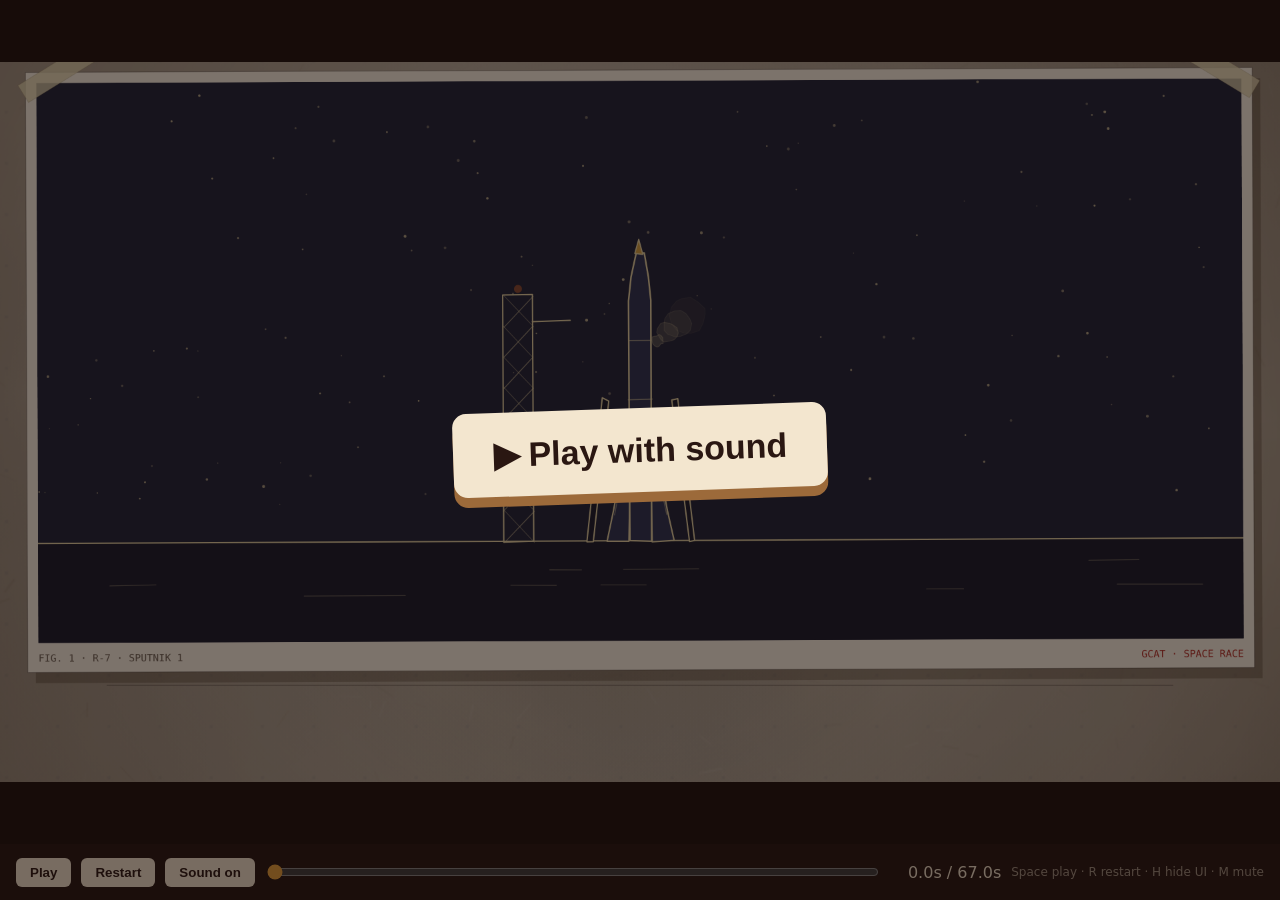
<file: examples/launch-race/launch-race.html>
<!doctype html>
<html lang="en-GB">
<head>
<meta charset="utf-8">
<title>One rocket breaks the chart — orbital launches 1957–2025</title>
<style>
  html, body { margin: 0; height: 100%; background: #1a0f0c; overflow: hidden; font-family: 'Segoe UI', system-ui, sans-serif; }
  #wrap { position: absolute; inset: 0 0 56px 0; display: flex; align-items: center; justify-content: center; }
  body.clean #wrap { inset: 0; }
  #stage { width: 1920px; height: 1080px; flex: none; transform-origin: center center; position: relative; }
  #c { width: 1920px; height: 1080px; display: block; }
  #bar { position: absolute; left: 0; right: 0; bottom: 0; height: 56px; display: flex; gap: 10px; align-items: center; padding: 0 16px; background: #24140f; color: #f3e6cf; }
  body.clean #bar { display: none; }
  #bar button { background: #f3e6cf; color: #2a1712; border: 0; border-radius: 6px; padding: 7px 14px; font-weight: 700; cursor: pointer; }
  #scrub { flex: 1; accent-color: #e8a13a; }
  #time { font-variant-numeric: tabular-nums; min-width: 110px; text-align: right; }
  #start { position: absolute; inset: 0; display: flex; align-items: center; justify-content: center; background: rgba(20,10,8,.55); cursor: pointer; z-index: 3; }
  #start div { background: #f3e6cf; color: #2a1712; font: 800 34px 'Segoe UI', sans-serif; padding: 22px 40px; border-radius: 14px; box-shadow: 0 10px 0 #9c6a3a; transform: rotate(-2deg); }
  body.clean #start { display: none !important; }
</style>
</head>
<body>
<div id="wrap"><div id="stage"><canvas id="c" width="1920" height="1080"></canvas></div></div>
<div id="start"><div>▶ Play with sound</div></div>
<div id="bar">
  <button id="play">Play</button><button id="restart">Restart</button><button id="mute">Sound on</button>
  <input id="scrub" type="range" min="0" value="0" step="1"><span id="time">0.0s</span>
  <span style="opacity:.6;font-size:12px">Space play · R restart · H hide UI · M mute</span>
</div>
<script>window.addEventListener('error', e => { window.ERR = (window.ERR || '') + (e.message || e) + ' @' + e.lineno + '\n'; });</script>
<script src="voice.js"></script>
<script src="voice_timing.js"></script>
<script src="data.js"></script>
<script src="engine.js"></script>
<script src="cards.js"></script>
<script src="audio.js"></script>
</body>
</html>
</file>
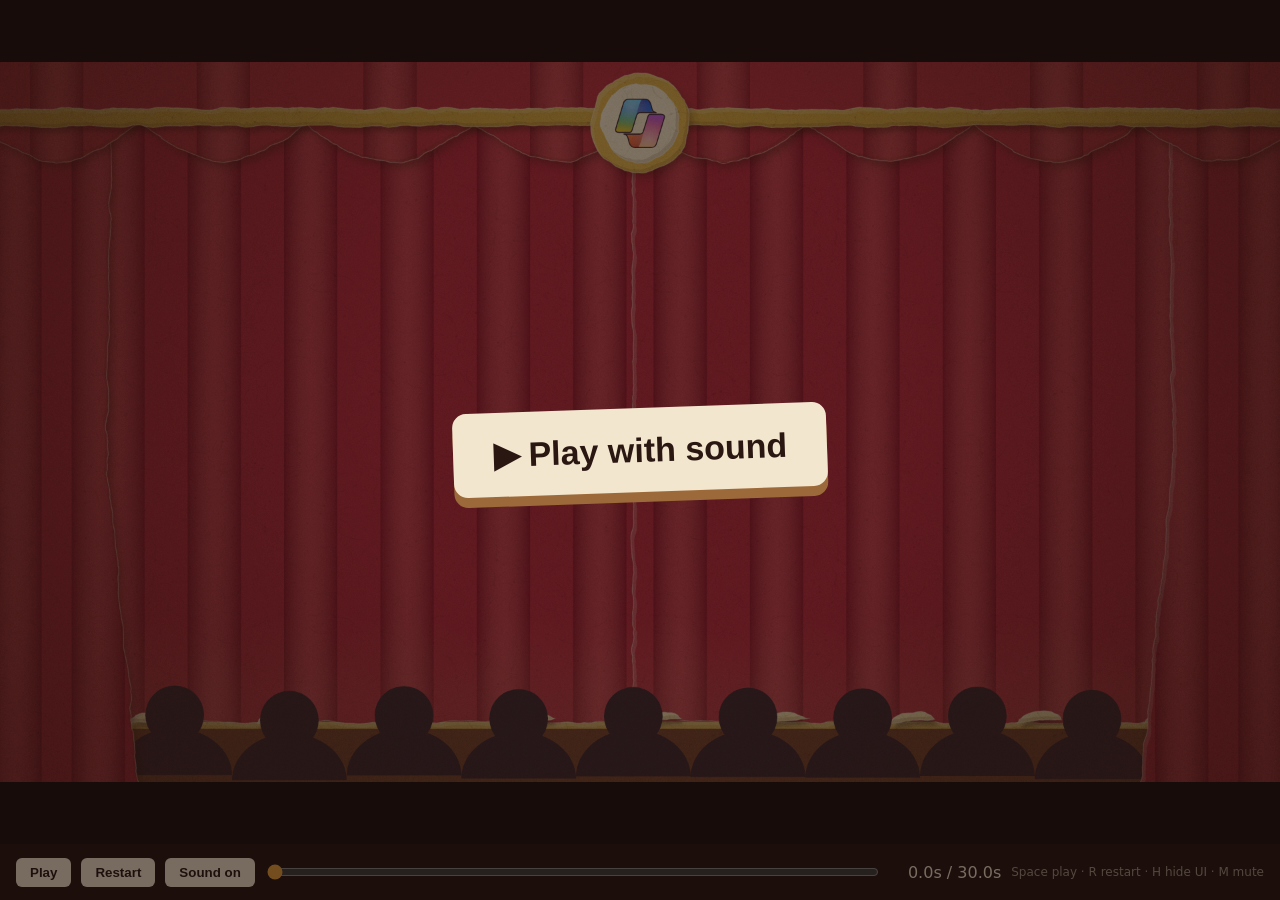
<file: examples/paper-copilot/paper-copilot.html>
<!doctype html>
<html lang="en">
<head>
<meta charset="utf-8">
<title>Microsoft 365 Copilot — Chapter 1: The Inbox Quest (paper theatre)</title>
<style>
  html, body { margin: 0; height: 100%; background: #1a0f0c; overflow: hidden; font-family: 'Segoe UI', system-ui, sans-serif; }
  #wrap { position: absolute; inset: 0 0 56px 0; display: flex; align-items: center; justify-content: center; }
  body.clean #wrap { inset: 0; }
  #stage { width: 1920px; height: 1080px; flex: none; transform-origin: center center; position: relative; }
  #c { width: 1920px; height: 1080px; display: block; }
  #bar { position: absolute; left: 0; right: 0; bottom: 0; height: 56px; display: flex; gap: 10px; align-items: center; padding: 0 16px; background: #24140f; color: #f3e6cf; }
  body.clean #bar { display: none; }
  #bar button { background: #f3e6cf; color: #2a1712; border: 0; border-radius: 6px; padding: 7px 14px; font-weight: 700; cursor: pointer; }
  #scrub { flex: 1; accent-color: #e8a13a; }
  #time { font-variant-numeric: tabular-nums; min-width: 110px; text-align: right; }
  #start { position: absolute; inset: 0; display: flex; align-items: center; justify-content: center; background: rgba(20,10,8,.55); cursor: pointer; z-index: 3; }
  #start div { background: #f3e6cf; color: #2a1712; font: 800 34px 'Segoe UI', sans-serif; padding: 22px 40px; border-radius: 14px; box-shadow: 0 10px 0 #9c6a3a; transform: rotate(-2deg); }
  body.clean #start { display: none !important; }
</style>
</head>
<body>
<div id="wrap"><div id="stage"><canvas id="c" width="1920" height="1080"></canvas></div></div>
<div id="start"><div>▶ Play with sound</div></div>
<div id="bar">
  <button id="play">Play</button><button id="restart">Restart</button><button id="mute">Sound on</button>
  <input id="scrub" type="range" min="0" value="0" step="1"><span id="time">0.0s</span>
  <span style="opacity:.6;font-size:12px">Space play · R restart · H hide UI · M mute</span>
</div>
<script>window.addEventListener('error', e => { window.ERR = (window.ERR || '') + (e.message || e) + ' @' + e.lineno + '\n'; });</script>
<script src="voice.js"></script>
<script src="voice_timing.js"></script>
<script src="paper.js"></script>
<script src="chars.js"></script>
<script src="sets.js"></script>
<script src="scenes.js"></script>
<script src="battle.js"></script>
<script src="finale.js"></script>
<script src="audio.js"></script>
</body>
</html>
</file>
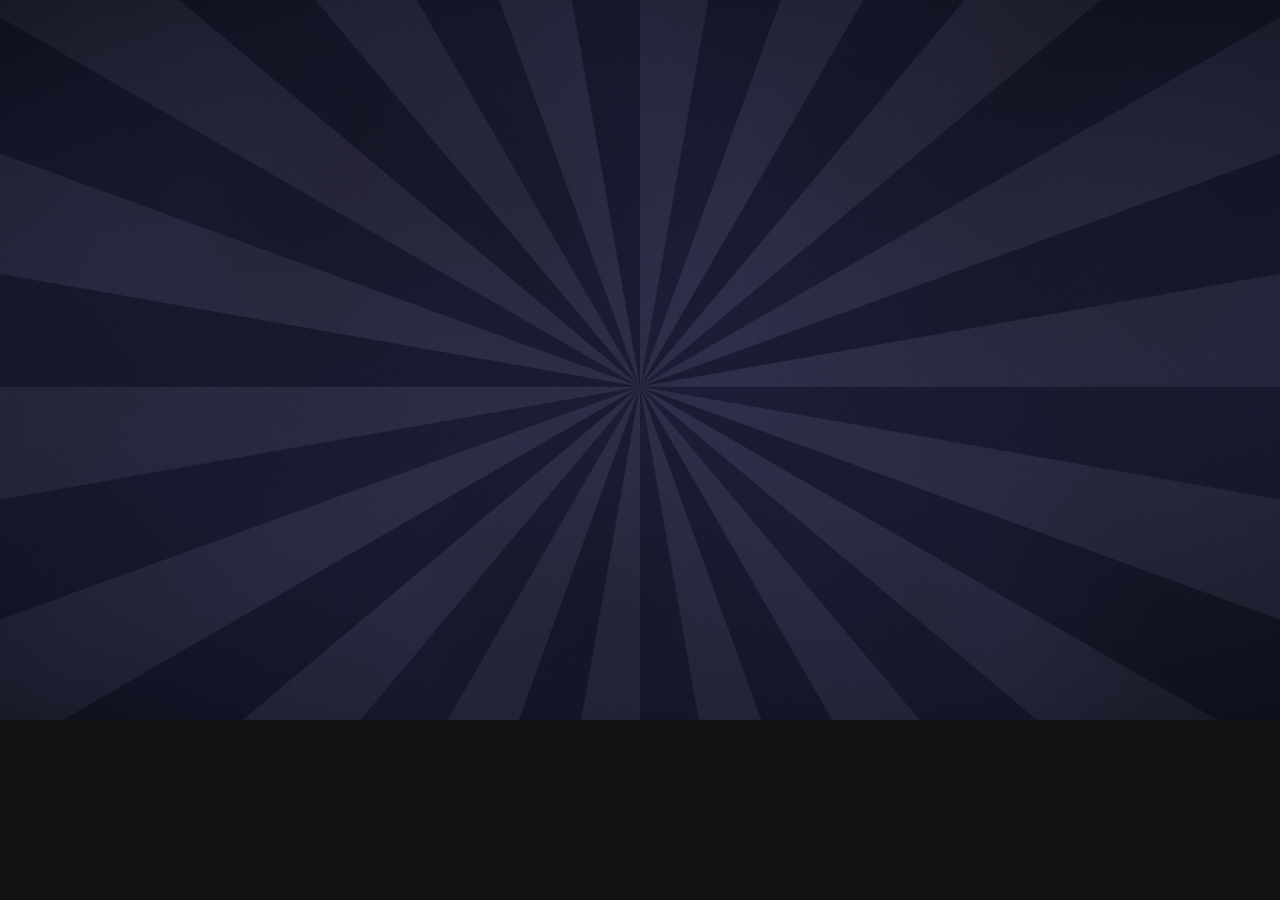
<file: examples/sofia-return/sofia-return.html>
<!doctype html>
<html><head><meta charset="utf-8"><title>Copilot Quest · Episode 1: Enter Copilot</title>
<style>
@font-face{font-family:"PMarker";src:local("Ink Free"),local("Segoe Print"),local("Comic Sans MS")}
@font-face{font-family:"Shantell";src:local("Segoe Print"),local("Ink Free"),local("Comic Sans MS")}
html,body{margin:0;background:#111;overflow:hidden}canvas{display:block;width:100vw;height:auto;max-height:100vh;object-fit:contain;margin:auto}
#hint{position:fixed;left:50%;bottom:24px;transform:translateX(-50%);color:#fff;font:600 18px "Segoe UI",sans-serif;background:rgba(0,0,0,.55);padding:10px 18px;border-radius:20px;pointer-events:none}
</style></head><body><canvas id="c"></canvas><div id="hint">Click to play / pause · ← → to scrub · R to restart</div>
<script src="voice.js"></script>
<script src="core.js"></script><script src="cast.js"></script><script src="fx.js"></script><script src="dance.js"></script>
<script src="props.js"></script><script src="msx.js"></script><script src="sofia.js"></script>
<script src="scenes_a.js"></script><script src="scenes_b.js"></script><script src="timeline.js"></script>
<script>
// ============================================================ audio: voiceover (voice.js) + synthesised SFX
const AU = { ctx: null, bufs: {}, live: [], on: true };
function b64buf(b64) { const bin = atob(b64), u = new Uint8Array(bin.length); for (let i = 0; i < bin.length; i++) u[i] = bin.charCodeAt(i); return u.buffer; }
async function audioInit() {
  if (AU.ctx) { if (AU.ctx.state !== 'running') await AU.ctx.resume(); return; }
  await audioSetup(AU.ctx = new AudioContext());
}
async function audioSetup(ctx) {
  AU.master = ctx.createDynamicsCompressor(); AU.master.threshold.value = -14; AU.master.ratio.value = 3;
  const mg = ctx.createGain(); mg.gain.value = .68; AU.master.connect(mg).connect(ctx.destination);
  const len = ctx.sampleRate * 1.6, ir = ctx.createBuffer(2, len, ctx.sampleRate);
  for (let ch = 0; ch < 2; ch++) { const d = ir.getChannelData(ch); for (let i = 0; i < len; i++) d[i] = (Math.random() * 2 - 1) * Math.pow(1 - i / len, 3); }
  AU.verb = ctx.createConvolver(); AU.verb.buffer = ir; AU.verb.connect(AU.master);
  AU.noise = ctx.createBuffer(1, ctx.sampleRate * 2, ctx.sampleRate); const nd = AU.noise.getChannelData(0); for (let i = 0; i < nd.length; i++) nd[i] = Math.random() * 2 - 1;
  if (window.VOICE) await Promise.all(Object.entries(VOICE).map(async ([k, v]) => { AU.bufs[k] = await ctx.decodeAudioData(b64buf(v)); }));
}
const vol = (ctx, v) => { const g = ctx.createGain(); g.gain.value = v; return g; };
function chain(kind) {
  const ctx = AU.ctx, inp = ctx.createGain();
  if (kind === 'room') { inp.connect(vol(ctx, 1)).connect(AU.master); inp.connect(vol(ctx, .1)).connect(AU.verb); return inp; }
  inp.connect(AU.master); inp.connect(vol(ctx, .05)).connect(AU.verb); return inp;
}
function playClip(key, kind, offset) {
  const b = AU.bufs[key]; if (!b || offset >= b.duration) return;
  const src = AU.ctx.createBufferSource(); src.buffer = b; src.connect(chain(kind)); src.start(AU.at ?? 0, Math.max(0, offset)); AU.live.push(src);
}
function env(g, t, a, peak, d) { g.gain.setValueAtTime(0.0001, t); g.gain.exponentialRampToValueAtTime(peak, t + a); g.gain.exponentialRampToValueAtTime(0.0001, t + a + d); }
function noiseSrc(t, dur) { const s = AU.ctx.createBufferSource(); s.buffer = AU.noise; s.loop = true; s.start(t, Math.random()); s.stop(t + dur); AU.live.push(s); return s; }
function osc(type, f, t, dur) { const o = AU.ctx.createOscillator(); o.type = type; o.frequency.setValueAtTime(f, t); o.start(t); o.stop(t + dur); AU.live.push(o); return o; }
function filt(type, f, q = 1) { const b = AU.ctx.createBiquadFilter(); b.type = type; b.frequency.value = f; b.Q.value = q; return b; }
function sfx(name) {
  const ctx = AU.ctx, t = AU.at ?? ctx.currentTime + .01, M = AU.master, V = AU.verb;
  const route = (node, dry, wet = 0) => { node.connect(vol(ctx, dry)).connect(M); if (wet) node.connect(vol(ctx, wet)).connect(V); };
  if (name === 'chime') [523.3, 784, 1046.5, 1568].forEach((f, i) => { const g = ctx.createGain(); env(g, t + i * .07, .01, .1, 1.4); osc('sine', f, t + i * .07, 1.6).connect(g); route(g, 1, .5); });
  if (name === 'whoosh') { const n = noiseSrc(t, .5), bp = filt('bandpass', 500, 1.2); bp.frequency.exponentialRampToValueAtTime(3200, t + .35); const g = ctx.createGain(); g.gain.setValueAtTime(.0001, t); g.gain.exponentialRampToValueAtTime(.22, t + .18); g.gain.exponentialRampToValueAtTime(.0001, t + .45); n.connect(bp).connect(g); route(g, 1, .2); }
  if (name === 'pop') { const o = osc('sine', 520, t, .14); o.frequency.exponentialRampToValueAtTime(1100, t + .06); const g = ctx.createGain(); env(g, t, .003, .3, .1); o.connect(g); route(g, 1, .1); }
  if (name === 'ping') [880, 1318.5].forEach((f, i) => { const g = ctx.createGain(); env(g, t + i * .09, .004, .16, .35); osc('triangle', f, t + i * .09, .45).connect(g); route(g, 1, .25); });
  if (name === 'stamp') { const o = osc('sine', 140, t, .3); o.frequency.exponentialRampToValueAtTime(45, t + .22); const g = ctx.createGain(); env(g, t, .002, .8, .26); o.connect(g); route(g, 1, .2); const n = noiseSrc(t, .1), ng = ctx.createGain(); env(ng, t, .001, .45, .08); n.connect(filt('lowpass', 2600)).connect(ng); route(ng, 1); }
  if (name === 'typing') for (let i = 0; i < 12; i++) { const d = i * .06 + Math.random() * .025, n = noiseSrc(t + d, .04), bp = filt('bandpass', 2500 + Math.random() * 1800, 2), g = ctx.createGain(); env(g, t + d, .002, .12, .03); n.connect(bp).connect(g); route(g, 1); }
  if (name === 'xp') [659.3, 880, 1174.7].forEach((f, i) => { const g = ctx.createGain(); env(g, t + i * .06, .004, .12, .25); osc('square', f, t + i * .06, .3).connect(filt('lowpass', 3000)).connect(g); route(g, 1, .15); });
  if (name === 'levelup') [523.3, 659.3, 784, 1046.5, 1318.5].forEach((f, i) => { const g = ctx.createGain(); env(g, t + i * .08, .005, .12, i === 4 ? .9 : .2); osc('triangle', f, t + i * .08, 1.1).connect(g); route(g, 1, .4); });
}
async function exportAudio() {
  const SR = 48000, ctx = new OfflineAudioContext(2, Math.ceil(TOTAL / FPS * SR), SR), keep = AU.ctx;
  AU.ctx = ctx; AU.live = []; await audioSetup(ctx);
  VO_CUES.forEach(([k, at, kind]) => { AU.at = at / FPS; playClip(k, kind, 0); });
  SFX_CUES.forEach(([at, n]) => { AU.at = at / FPS; sfx(n); });
  AU.at = null;
  const buf = await ctx.startRendering(); AU.ctx = keep; AU.live = [];
  const n = buf.length, L = buf.getChannelData(0), R = buf.getChannelData(1), dv = new DataView(new ArrayBuffer(44 + n * 4));
  const ws = (o, str) => [...str].forEach((c, i) => dv.setUint8(o + i, c.charCodeAt(0)));
  ws(0, "RIFF"); dv.setUint32(4, 36 + n * 4, true); ws(8, "WAVEfmt "); dv.setUint32(16, 16, true); dv.setUint16(20, 1, true); dv.setUint16(22, 2, true);
  dv.setUint32(24, SR, true); dv.setUint32(28, SR * 4, true); dv.setUint16(32, 4, true); dv.setUint16(34, 16, true); ws(36, "data"); dv.setUint32(40, n * 4, true);
  for (let i = 0; i < n; i++) { dv.setInt16(44 + i * 4, Math.max(-1, Math.min(1, L[i])) * 32767, true); dv.setInt16(46 + i * 4, Math.max(-1, Math.min(1, R[i])) * 32767, true); }
  const u = new Uint8Array(dv.buffer); let bin = ""; for (let i = 0; i < u.length; i += 0x8000) bin += String.fromCharCode.apply(null, u.subarray(i, i + 0x8000));
  return btoa(bin);
}
function audioStop() { AU.live.forEach(n => { try { n.stop(); } catch (e) {} }); AU.live = []; }
function audioSeek(F) { if (!AU.ctx || !AU.on) return; audioStop(); AU.at = null; VO_CUES.forEach(([k, at, kind]) => { if (F >= at) playClip(k, kind, (F - at) / FPS); }); }
function audioStep(prev, F) {
  if (!AU.ctx || !AU.on || AU.ctx.state !== 'running') return;
  AU.at = null;
  VO_CUES.forEach(([k, at, kind]) => { if (prev < at && F >= at) playClip(k, kind, (F - at) / FPS); });
  SFX_CUES.forEach(([at, n]) => { if (prev < at && F >= at && F - at < 6) sfx(n); });
}

// ============================================================ render + preview
function render(F) { try { draw(F / FPS); return null; } catch (e) { return e.stack || String(e); } }
(async () => {
  setup(document.getElementById('c'));
  await document.fonts.load('40px PMarker').catch(() => {}); await document.fonts.load('40px Shantell').catch(() => {}); await document.fonts.ready;
  makePaper();
  try { draw(0); window.READY = true; } catch (e) { window.ERR = e.stack || String(e); window.READY = true; console.error(e); }
  if (navigator.webdriver) { document.getElementById('hint').remove(); return; }
  let frame = 0, playing = false, last = null;
  const hint = document.getElementById('hint');
  const toggle = async () => { playing = !playing; last = null; if (playing) { if (frame >= TOTAL - 1) frame = 0; hint.style.display = 'none'; await audioInit(); audioSeek(frame); } else audioStop(); };
  document.body.onclick = toggle;
  addEventListener('keydown', async e => {
    if (e.code === 'Space') { e.preventDefault(); toggle(); }
    if (e.key === 'r' || e.key === 'R') { frame = 0; last = null; if (playing) audioSeek(0); }
    if (e.key === 'ArrowRight' || e.key === 'ArrowLeft') { frame = Math.max(0, Math.min(TOTAL - 1, frame + (e.key === 'ArrowRight' ? 150 : -150))); last = null; if (playing) audioSeek(frame); else render(frame); }
  });
  const loop = ts => {
    if (playing) {
      if (last == null) last = ts;
      const el = Math.floor((ts - last) / (1000 / FPS));
      if (el >= 1) { const pf = frame; frame += el; last += el * 1000 / FPS; audioStep(pf, frame); render(Math.min(frame, TOTAL - 1)); }
      if (frame >= TOTAL - 1) { playing = false; audioStop(); hint.style.display = ''; }
    }
    requestAnimationFrame(loop);
  };
  requestAnimationFrame(loop);
})();
</script></body></html>
</file>
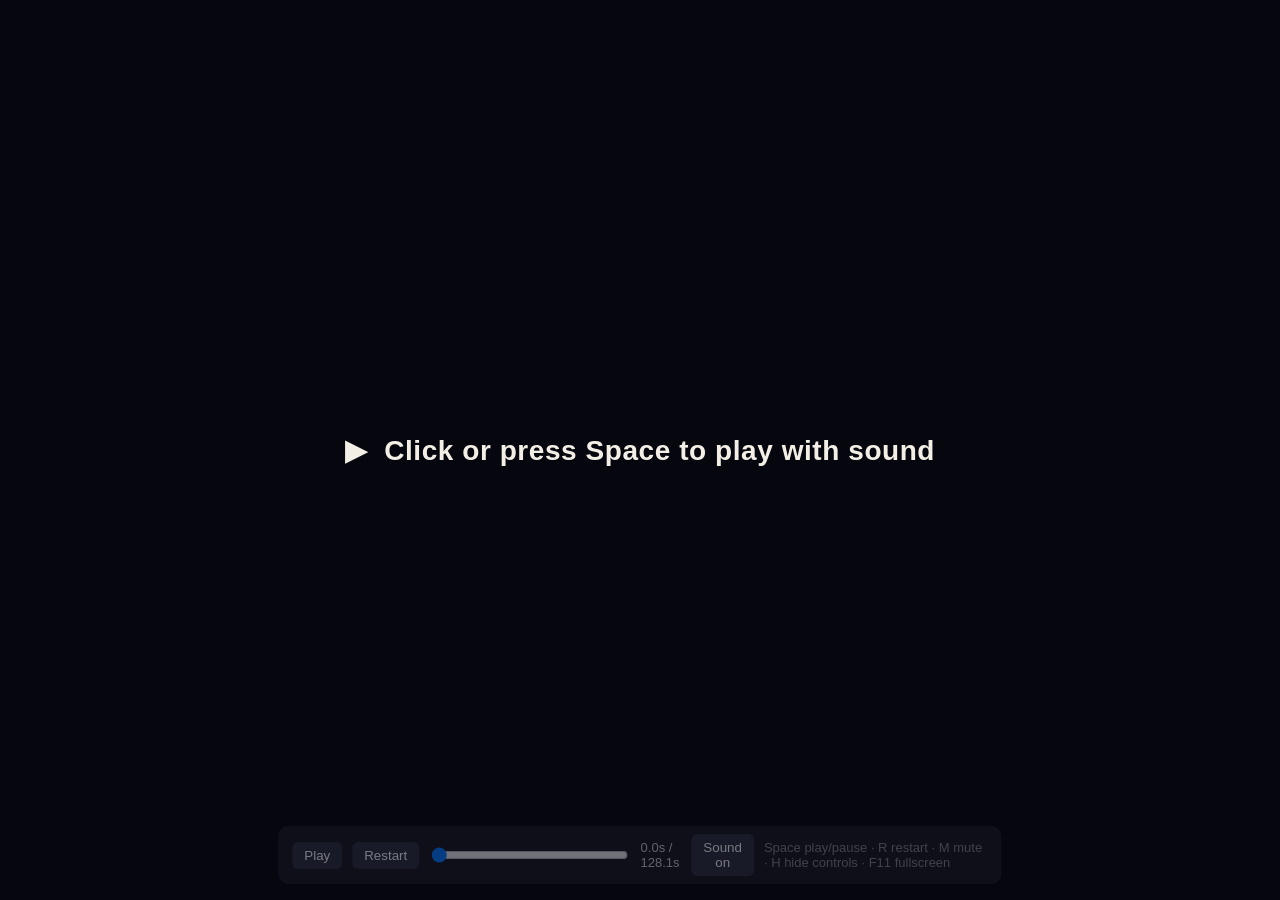
<file: examples/voice-showcase/voice-showcase.html>
<!DOCTYPE html>
<html lang="en">
<head>
<meta charset="utf-8" />
<title>Voice Showcase — one sentence, eight free AI voices</title>
<style>
  html, body { margin: 0; height: 100%; background: #000; overflow: hidden; }
  #wrap { position: fixed; inset: 0; display: flex; align-items: center; justify-content: center; }
  #stage { flex: none; width: 1920px; height: 1080px; transform-origin: center; }
  #hud { position: fixed; left: 50%; bottom: 16px; transform: translateX(-50%); display: flex; gap: 10px; align-items: center;
         font: 13px "Segoe UI", sans-serif; color: #ccc; background: rgba(20,20,30,.85); padding: 8px 14px; border-radius: 10px; z-index: 10; }
  #hud button { background: #2a2a3a; color: #fff; border: 0; border-radius: 6px; padding: 6px 12px; cursor: pointer; }
  #hud input { width: 360px; }
  body.clean #hud { display: none; }
  #start { position: fixed; inset: 0; z-index: 20; display: none; align-items: center; justify-content: center; font: 600 28px "Segoe UI", sans-serif; color: #F3EFE6; background: rgba(11,14,26,.55); cursor: pointer; letter-spacing: .02em; }
</style>
</head>
<body>
<div id="start">&#9654;&nbsp; Click or press Space to play with sound</div>
<div id="wrap"><svg id="stage" xmlns="http://www.w3.org/2000/svg" viewBox="0 0 1920 1080" width="1920" height="1080"></svg></div>
<div id="hud">
  <button id="play">Pause</button>
  <button id="restart">Restart</button>
  <input id="scrub" type="range" min="0" value="0" />
  <span id="time">0.0s</span>
  <button id="mute">Sound on</button>
  <span style="opacity:.6">Space play/pause · R restart · M mute · H hide controls · F11 fullscreen</span>
</div>
<script src="voice.js"></script>
<script>
// ============================================================ constants
const W = 1920, H = 1080, FPS = 30;
const COL = {
  night: '#0B0E1A', panel: '#151A2E', line: '#2A3150', light: '#F3EFE6', muted: '#8C93AD',
  parch: '#F1E6CF', parch2: '#E6D6B4', ink: '#2B2118', red: '#A23B2A', gold: '#FFC857',
  teal: '#2EC4B6', pink: '#F25C9C', wood: '#8B5A2B', steel: '#8A8F9C',
};
const SANS = "'Segoe UI Variable Display','Segoe UI',system-ui,sans-serif";
const SERIF = "'Palatino Linotype','Book Antiqua',Palatino,Georgia,serif";
const MONO = "'Cascadia Code',Consolas,monospace";

// ============================================================ maths / easing
const clamp01 = t => Math.max(0, Math.min(1, t));
const clamp = (t, a, b) => Math.max(a, Math.min(b, t));
const mix = (a, b, t) => a + (b - a) * t;
const mixP = (p, q, t) => [mix(p[0], q[0], t), mix(p[1], q[1], t)];
const eio = t => t < .5 ? 4 * t * t * t : 1 - Math.pow(-2 * t + 2, 3) / 2;
const eout = t => 1 - Math.pow(1 - t, 3);
const ein = t => t * t * t;
const eback = t => { const c1 = 1.70158, c3 = c1 + 1; return 1 + c3 * Math.pow(t - 1, 3) + c1 * Math.pow(t - 1, 2); };
const prog = (f, a, b, e) => { const t = clamp01((f - a) / (b - a)); return e ? e(t) : t; };
function spring(fr, { damping = 12, stiffness = 170, mass = 1 } = {}) {
  if (fr <= 0) return 0;
  let x = 0, v = 0; const steps = Math.ceil(fr * 4), dt = fr / FPS / steps;
  for (let i = 0; i < steps; i++) { const a = (-stiffness * (x - 1) - damping * v) / mass; v += a * dt; x += v * dt; }
  return x;
}
const rnd = i => { const x = Math.sin(i * 127.1 + 311.7) * 43758.5453; return x - Math.floor(x); };
const n1 = v => (+v).toFixed(1);
const n3 = v => (+v).toFixed(3);
const esc = s => s.replace(/&/g, '&amp;').replace(/</g, '&lt;').replace(/>/g, '&gt;');
const quad = (a, c, b, t) => { const u = 1 - t; return [u*u*a[0] + 2*u*t*c[0] + t*t*b[0], u*u*a[1] + 2*u*t*c[1] + t*t*b[1]]; };
const quadD = (a, c, b, t) => [2*(1-t)*(c[0]-a[0]) + 2*t*(b[0]-c[0]), 2*(1-t)*(c[1]-a[1]) + 2*t*(b[1]-c[1])];
function limb(a, ang, len) { const r = ang * Math.PI / 180; return [a[0] + Math.sin(r) * len, a[1] + Math.cos(r) * len]; }
function ik(a, b, l1, l2, bend = -1) {
  const dx = b[0] - a[0], dy = b[1] - a[1];
  const d = Math.max(1e-3, Math.min(Math.hypot(dx, dy), l1 + l2 - 0.01));
  const c = (l1 * l1 + d * d - l2 * l2) / (2 * l1 * d);
  const t = Math.atan2(dy, dx) - bend * Math.acos(Math.max(-1, Math.min(1, c)));
  return [a[0] + Math.cos(t) * l1, a[1] + Math.sin(t) * l1];
}
function segX(a, b, c, d) {
  const r = [b[0]-a[0], b[1]-a[1]], s = [d[0]-c[0], d[1]-c[1]];
  const den = r[0]*s[1] - r[1]*s[0]; if (Math.abs(den) < 1e-6) return null;
  const t = ((c[0]-a[0])*s[1] - (c[1]-a[1])*s[0]) / den, u = ((c[0]-a[0])*r[1] - (c[1]-a[1])*r[0]) / den;
  return (t >= 0 && t <= 1 && u >= 0 && u <= 1) ? [a[0] + t*r[0], a[1] + t*r[1]] : null;
}

// ============================================================ text + path helpers
const mctx = document.createElement('canvas').getContext('2d');
function measure(str, size, weight, font, italic) { mctx.font = `${italic ? 'italic ' : ''}${weight} ${size}px ${font}`; return mctx.measureText(str).width; }

// Word-by-word staggered reveal. segs: [{t, fill?, italic?}]
function words(segs, cx, y, f, delay, o = {}) {
  const { size = 64, weight = 600, font = SANS, stagger = 3, dur = 18, dist = 30, op = 1 } = o;
  const items = [];
  segs.forEach(sg => sg.t.split(' ').forEach(w => { if (w) items.push({ w, fill: sg.fill || o.fill || COL.light, italic: sg.italic ?? o.italic ?? false }); }));
  const sp = measure(' ', size, weight, font, false);
  const widths = items.map(it => measure(it.w, size, weight, font, it.italic));
  let x = cx - (widths.reduce((a, b) => a + b, 0) + sp * (items.length - 1)) / 2;
  let out = '';
  items.forEach((it, i) => {
    const t = prog(f, delay + i * stagger, delay + i * stagger + dur, eout);
    if (t > 0) out += `<text x="${n1(x)}" y="${n1(y + (1 - t) * dist)}" opacity="${n3(t * op)}" font-family="${font}" font-size="${size}" font-weight="${weight}" fill="${it.fill}"${it.italic ? ' font-style="italic"' : ''}>${esc(it.w)}</text>`;
    x += widths[i] + sp;
  });
  return out;
}
function stroke(d, t, attrs = '') {
  if (t <= 0) return '';
  return `<path d="${d}" fill="none" pathLength="1" stroke-dasharray="1 1" stroke-dashoffset="${n3(1 - t)}" ${attrs}/>`;
}
const svgNS = 'http://www.w3.org/2000/svg';
const hidden = document.createElementNS(svgNS, 'svg');
hidden.style.cssText = 'position:absolute;width:0;height:0;visibility:hidden';
document.body.appendChild(hidden);
const pathCache = new Map();
function pointAt(d, t) {
  let p = pathCache.get(d);
  if (!p) { p = document.createElementNS(svgNS, 'path'); p.setAttribute('d', d); hidden.appendChild(p); p._len = p.getTotalLength(); pathCache.set(d, p); }
  const q = p.getPointAtLength(p._len * clamp01(t)); return [q.x, q.y];
}
function partial(d, t, n = 60) {
  const pts = []; for (let i = 0; i <= n; i++) { const q = pointAt(d, t * i / n); pts.push(n1(q[0]) + ',' + n1(q[1])); } return pts.join(' ');
}

// ============================================================ backgrounds
const DEFS = `<defs><pattern id="dots" width="40" height="40" patternUnits="userSpaceOnUse"><circle cx="2" cy="2" r="1.6" fill="#fff" opacity=".06"/></pattern></defs>`;
const bgNight = () => `<rect width="${W}" height="${H}" fill="${COL.night}"/><rect width="${W}" height="${H}" fill="url(#dots)"/>`;
const nightRect = (x, w) => w > 0 ? `<rect x="${n1(x)}" y="0" width="${n1(w)}" height="${H}" fill="${COL.night}"/><rect x="${n1(x)}" y="0" width="${n1(w)}" height="${H}" fill="url(#dots)"/>` : '';
const SPECKS = Array.from({ length: 70 }, (_, i) => `<circle cx="${n1(rnd(i) * W)}" cy="${n1(rnd(i + 99) * H)}" r="${n1(1 + rnd(i + 7) * 2.5)}" fill="${COL.ink}" opacity="${n3(0.04 + rnd(i + 3) * 0.06)}"/>`).join('');
const bgParch = () => `<rect width="${W}" height="${H}" fill="${COL.parch}"/>${SPECKS}`;
function stars(F, drift = 0) {
  let s = '';
  for (let i = 0; i < 120; i++) {
    const x = (((rnd(i) * W - drift * (0.3 + rnd(i + 5) * 0.7)) % W) + W) % W;
    const tw = .35 + .65 * Math.abs(Math.sin(F * 0.05 + i));
    s += `<circle cx="${n1(x)}" cy="${n1(rnd(i + 50) * H)}" r="${n1(0.8 + rnd(i + 9) * 1.8)}" fill="#fff" opacity="${n3(tw * .8)}"/>`;
  }
  return s;
}

// ============================================================ Microsoft 365 Copilot-style mark (two interlocking ribbons, 180° symmetric)
const CP_A = 'M70 325 L160 325 Q173 325 181 300 L216 185 Q224 155 250 155 L385 155 C350 155 348 110 340 82 C330 50 315 40 290 40 L150 40 Q115 40 105 75 L40 290 Q28 325 70 325 Z';
const CP_FOLD = 'M262 40 L290 40 C315 40 330 50 340 82 C348 110 350 155 385 155 L250 155 Q224 155 220 170 Q232 90 262 40 Z';
const CP_DEFS = `
<linearGradient id="cpA" gradientUnits="userSpaceOnUse" x1="150" y1="40" x2="110" y2="325"><stop offset="0" stop-color="#38C2F8"/><stop offset=".3" stop-color="#1C8FE3"/><stop offset=".62" stop-color="#4DB57A"/><stop offset="1" stop-color="#F7C51E"/></linearGradient>
<linearGradient id="cpAf" gradientUnits="userSpaceOnUse" x1="250" y1="60" x2="380" y2="150"><stop offset="0" stop-color="#0B2BA8"/><stop offset=".6" stop-color="#1552D6"/><stop offset="1" stop-color="#1E7BEA"/></linearGradient>
<linearGradient id="cpB" gradientUnits="userSpaceOnUse" x1="150" y1="40" x2="110" y2="325"><stop offset="0" stop-color="#FFB16A"/><stop offset=".38" stop-color="#F7738A"/><stop offset=".7" stop-color="#E4569A"/><stop offset="1" stop-color="#B04FE6"/></linearGradient>
<linearGradient id="cpBf" gradientUnits="userSpaceOnUse" x1="250" y1="60" x2="380" y2="150"><stop offset="0" stop-color="#C92E1C"/><stop offset=".55" stop-color="#F0582E"/><stop offset="1" stop-color="#FF9A5A"/></linearGradient>
<linearGradient id="cpGloss" x1="0" y1="0" x2="0" y2="1"><stop offset="0" stop-color="#fff" stop-opacity=".35"/><stop offset=".45" stop-color="#fff" stop-opacity="0"/></linearGradient>
<linearGradient id="cpSheen" x1="0" y1="0" x2="1" y2="0"><stop offset="0" stop-color="#fff" stop-opacity="0"/><stop offset=".5" stop-color="#fff" stop-opacity=".55"/><stop offset="1" stop-color="#fff" stop-opacity="0"/></linearGradient>
<clipPath id="cpClip"><path d="${CP_A}"/><path d="${CP_FOLD}"/><path d="${CP_A}" transform="rotate(180 240 240)"/><path d="${CP_FOLD}" transform="rotate(180 240 240)"/></clipPath>
<filter id="cpGlow" x="-50%" y="-50%" width="200%" height="200%"><feGaussianBlur stdDeviation="28"/></filter>`;
let GF = 0; // global frame, set by render() — drives the idle sheen
function mark(cx, cy, size, t = 1, spin = 0) {
  if (size <= 0.5) return '';
  const k = size / 360, e = eout(clamp01(t)), sep = mix(90, 0, e);
  const draw = prog(t, 0, .6, eio), fill = prog(t, .3, .9), fold = prog(t, .55, 1, eout);
  const half = (id, rot) => {
    const off = rot ? `translate(${n1(sep)} ${n1(sep * .55)})` : `translate(${n1(-sep)} ${n1(-sep * .55)})`;
    const R = rot ? ' rotate(180 240 240)' : '';
    return `<g transform="${off}${R}"><path d="${CP_A}" fill="url(#${id})" fill-opacity="${n3(fill)}" stroke="url(#${id})" stroke-width="10" stroke-linejoin="round" pathLength="1" stroke-dasharray="1 1" stroke-dashoffset="${n3(1 - draw)}"/><path d="${CP_A}" fill="url(#cpGloss)" opacity="${n3(fill * .7)}"/><path d="${CP_FOLD}" fill="url(#${id}f)" opacity="${n3(fold)}"/></g>`;
  };
  const sweep = ((GF % 150) / 150) * 900 - 250;
  const sheen = t >= 1 ? `<g clip-path="url(#cpClip)"><rect x="${n1(sweep)}" y="-40" width="160" height="560" fill="url(#cpSheen)" transform="rotate(20 240 240)" opacity=".6"/></g>` : '';
  const glow = `<g filter="url(#cpGlow)" opacity="${n3(.35 * fill)}"><path d="${CP_A}" fill="url(#cpA)"/><path d="${CP_A}" fill="url(#cpB)" transform="rotate(180 240 240)"/></g>`;
  return `<g transform="translate(${n1(cx)} ${n1(cy)}) rotate(${n1(spin)}) scale(${n3(k)}) translate(-240 -240)">${size > 120 ? glow : ''}${half('cpA', false)}${half('cpB', true)}${sheen}</g>`;
}function companion(x, y, size, F) {
  let c = `<circle cx="${n1(x)}" cy="${n1(y)}" r="${n1(Math.min(size * 1.9, 200))}" fill="${COL.light}" opacity=".05"/><circle cx="${n1(x)}" cy="${n1(y)}" r="${n1(Math.min(size * 1.15, 160))}" fill="${COL.light}" opacity=".06"/>`;
  for (let k = 1; k < 7; k++) c += `<circle cx="${n1(x - k * 18 * size / 70)}" cy="${n1(y + Math.sin(F * .2 - k * .8) * 8)}" r="${n1((5 - k * .6) * size / 70)}" fill="${['#1C8FE3', '#E4569A', '#F7C51E'][k % 3]}" opacity="${n3(.6 - k * .08)}"/>`;
  return c + mark(x, y, size, 1, Math.sin(F * .05) * 10);
}


// ============================================================ voice showcase: helpers
function txt(x, y, s, o = {}) {
  const { size = 32, weight = 600, font = SANS, fill = COL.light, anchor = 'start', op = 1, ls = 0, italic = false, extra = '' } = o;
  if (op <= 0.001) return '';
  return `<text x="${n1(x)}" y="${n1(y)}" font-family="${font}" font-size="${size}" font-weight="${weight}" fill="${fill}" text-anchor="${anchor}" opacity="${n3(op)}"${ls ? ` letter-spacing="${ls}"` : ''}${italic ? ' font-style="italic"' : ''}${extra}>${esc(String(s))}</text>`;
}
const pillW = (s, size = 24, weight = 600, font = SANS, padX = 18) => measure(s, size, weight, font) + padX * 2;
function pill(x, y, s, o = {}) {
  const { size = 24, weight = 600, font = SANS, fill = COL.light, bg = COL.panel, bgOp = 1, stroke = COL.line, op = 1, padX = 18, anchor = 'start', sc = 1 } = o;
  if (op <= 0.001 || sc <= 0.001) return '';
  const h = o.h || size * 1.75, w = pillW(s, size, weight, font, padX), cx = anchor === 'middle' ? x : x + w / 2;
  return `<g opacity="${n3(op)}" transform="translate(${n1(cx)} ${n1(y)}) scale(${n3(sc)})"><rect x="${n1(-w / 2)}" y="${n1(-h / 2)}" width="${n1(w)}" height="${n1(h)}" rx="${n1(h / 2)}" fill="${bg}" fill-opacity="${n3(bgOp)}" stroke="${stroke}" stroke-width="2"/><text x="0" y="${n1(size * 0.35)}" text-anchor="middle" font-family="${font}" font-size="${size}" font-weight="${weight}" fill="${fill}">${esc(s)}</text></g>`;
}
function wrap(str, maxW, size, weight = 600, font = SANS) {
  const out = [[]]; let w = 0; const sp = measure(' ', size, weight, font);
  str.split(' ').forEach(t => { const tw = measure(t, size, weight, font); if (out[out.length - 1].length && w + sp + tw > maxW) { out.push([]); w = 0; } w += (out[out.length - 1].length ? sp : 0) + tw; out[out.length - 1].push(t); });
  return out;
}
const fadeIO = (f, d, a = 10, b = 12) => Math.min(prog(f, 0, a), 1 - prog(f, d - b, d));

// ============================================================ engines + clips
const ENG = [
  { id: 'sapi', name: 'Windows SAPI', maker: 'Microsoft · built into Windows', col: '#7FB2FF', tags: ['Built in', 'Offline', 'Since 1995'] },
  { id: 'piper', name: 'Piper', maker: 'Open Home Foundation · Rhasspy', col: '#8BE38B', tags: ['ONNX', 'GPL-3.0', 'Hundreds of voices'] },
  { id: 'kitten', name: 'Kitten TTS', maker: 'KittenML · nano model', col: '#FF9ED2', tags: ['< 25 MB', 'Apache-2.0', 'CPU'] },
  { id: 'kokoro', name: 'Kokoro', maker: 'hexgrad · Kokoro-82M', col: COL.gold, tags: ['82M params', 'Apache-2.0', '54 voices'] },
  { id: 'super', name: 'Supertonic', maker: 'Supertone · on-device ONNX', col: COL.teal, tags: ['MIT code · OpenRAIL-M weights', '31 languages'] },
  { id: 'pocket', name: 'Pocket TTS', maker: 'Kyutai · 100M params', col: '#B59BFF', tags: ['CPU real-time', 'MIT code · CC-BY-4.0 weights'] },
  { id: 'cb', name: 'Chatterbox', maker: 'Resemble AI · 500M params', col: '#FF7A59', tags: ['MIT', 'Emotion control', 'Voice cloning'] },
  { id: 'edge', name: 'Edge TTS', maker: 'Microsoft neural voices · edge-tts', col: '#4CD7FF', tags: ['Cloud', 'No API key', '70+ languages'] },
];
const EI = Object.fromEntries(ENG.map((e, i) => [e.id, i]));
const engOf = k => ENG[EI[k.replace(/^[rf]_/, '').replace(/\d+$/, '')]];
const XDEFS = ENG.map(e => `<radialGradient id="g_${e.id}"><stop offset="0" stop-color="${e.col}" stop-opacity=".20"/><stop offset=".6" stop-color="${e.col}" stop-opacity=".05"/><stop offset="1" stop-color="${e.col}" stop-opacity="0"/></radialGradient>`).join('')
  + `<radialGradient id="g_white"><stop offset="0" stop-color="#fff" stop-opacity=".12"/><stop offset="1" stop-color="#fff" stop-opacity="0"/></radialGradient>`;
const glow = (id, cx, cy, r, op = 1) => op > .001 ? `<circle cx="${n1(cx)}" cy="${n1(cy)}" r="${n1(r)}" fill="url(#g_${id})" opacity="${n3(op)}"/>` : '';
const bg = (F, id, op = 1, cx = 480, cy = 420) => bgNight() + `<g opacity=".35">${stars(F, F * .4)}</g>` + (id ? glow(id, cx, cy, 900, op) : '');
const VOICE_ID = {
  r_sapi: 'Microsoft David Desktop', r_piper: 'en_US-ryan-high', r_kitten: 'expr-voice-3-m', r_kokoro: 'bm_george', r_super: 'F2', r_pocket: 'alba', r_cb: 'default voice', r_edge: 'en-US-AvaMultilingualNeural',
  sapi: 'Microsoft David Desktop', piper1: 'en_US-ryan-high', piper2: 'en_GB-northern_english_male-medium', kitten: 'expr-voice-4-f',
  kokoro1: 'af_heart', kokoro2: 'bm_george', kokoro3: 'ff_siwis', super1: 'M1 · English', super2: 'F1 · Spanish', super3: 'M3 · German', super4: 'F3 · Korean',
  pocket1: 'javert', pocket2: 'alba', cb1: 'exaggeration 0.25', cb2: 'exaggeration 1.3', cb3: 'zero-shot clone', edge1: 'en-US-AvaMultilingualNeural', edge2: 'en-AU-NatashaNeural',
};
const SUBS = {
  sapi: 'Hello. I am Microsoft David. I come built into Windows, and I work completely offline.',
  piper1: "I'm Piper. I'm small enough to run on a Raspberry Pi, and I come in hundreds of voices,",
  piper2: 'including this one, from the north of England.',
  kitten: "I'm Kitten TTS. My whole model is under 25 megabytes.",
  kokoro1: "I'm Kokoro. Just 82 million parameters,", kokoro2: 'more than 50 voices,', kokoro3: 'et je parle aussi français.',
  super1: "I'm Supertonic. I speak 31 languages.", super2: 'Hablo español,', super3: 'spreche Deutsch,', super4: '한국어도 할 수 있어요.',
  pocket1: "I'm Pocket TTS, from Kyutai. I talk faster than real time, on a laptop CPU.", pocket2: 'No graphics card required.',
  cb1: "Hi, I'm Chatterbox. I can keep things calm, and measured.", cb2: 'Or I can get really, really excited about it!',
  cb3: 'I can even clone a voice from a few seconds of audio. Sound familiar?',
  edge1: "And I'm a Microsoft neural voice, through edge-tts. Hundreds of voices, in over 70 languages.", edge2: "G'day from Australia, too!",
};
const TRANS = { kokoro3: '“…and I speak French too.”', super2: '“I speak Spanish,”', super3: '“…speak German,”', super4: '“I can speak Korean too.”' };
const KR = "'Malgun Gothic','Segoe UI',sans-serif";

// ============================================================ timeline builder (frames, relative to scene)
const LEN = k => (window.VENV && VENV[k]) ? VENV[k].length : Math.round(((window.VDUR || {})[k] || 1) * FPS);
function mk(name, fn) { const s = { name, cues: [], sfx: [], t: 0, at: {} }; s.render = (f, d) => fn(f, d, s); return s; }
function say(s, k, gap = 0) { s.cues.push([k, s.t]); s.at[k] = s.t; s.t += LEN(k) + gap; return s; }
const wait = (s, n) => (s.t += n, s);
const fx = (s, name, rel) => (s.sfx.push([rel ?? s.t, name]), s);
const envAt = (k, lf) => { const v = window.VENV && VENV[k]; return v && lf >= 0 && lf < v.length ? v[Math.floor(lf)] : 0; };
// the latest clip (of keys) that has started by scene frame f
function cur(s, f, keys) {
  let k = null; for (const q of keys) if (s.at[q] != null && f >= s.at[q]) k = q;
  if (!k) return { k: keys[0], lf: f - s.at[keys[0]], p: 0, on: false, started: false };
  const lf = f - s.at[k], L = LEN(k); return { k, lf, p: clamp01(lf / L), on: lf < L, started: true };
}
// word highlight proportional to character count (clips carry a little lead/tail silence)
function litCount(ws, p) {
  const tot = ws.reduce((a, w) => a + w.length + 1, 0), q = clamp01((p - .04) / .88); let acc = 0, n = 0;
  if (q <= 0) return 0; for (const w of ws) { if (q * tot >= acc) n++; acc += w.length + 1; } return n;
}
function subtitle(str, cx, y, maxW, p, col, o = {}) {
  const { size = 34, weight = 600, font = SANS, lh = 1.3, op = 1 } = o;
  const lines = wrap(str, maxW, size, weight, font), all = lines.flat(), lit = litCount(all, p), done = p >= 1;
  const sp = measure(' ', size, weight, font); let idx = 0, out = '';
  const y0 = y - (lines.length - 1) * size * lh / 2;
  lines.forEach((ln, li) => {
    const ws = ln.map(w => measure(w, size, weight, font)); let x = cx - (ws.reduce((a, b) => a + b, 0) + sp * (ln.length - 1)) / 2;
    ln.forEach((w, wi) => {
      const i = idx++, fill = done || i < lit - 1 ? COL.light : i === lit - 1 ? col : COL.muted, a = done || i < lit ? 1 : .4;
      out += txt(x, y0 + li * size * lh, w, { size, weight, font, fill, op: a * op }); x += ws[wi] + sp;
    });
  });
  return out;
}
// waveform of a whole clip: played part coloured + playhead
function waveBars(k, x, y, w, h, lf, col, n = 110, op = 1) {
  const v = (window.VENV && VENV[k]) || [], L = v.length || 1, bw = w / n; let out = '';
  for (let i = 0; i < n; i++) {
    let m = 0; for (let j = Math.floor(i * L / n); j < Math.max(Math.floor(i * L / n) + 1, Math.floor((i + 1) * L / n)); j++) m = Math.max(m, v[j] || 0);
    const bh = Math.max(4, m * h), played = (i + .5) / n * L <= lf;
    out += `<rect x="${n1(x + i * bw + bw * .2)}" y="${n1(y - bh / 2)}" width="${n1(bw * .6)}" height="${n1(bh)}" rx="${n1(bw * .3)}" fill="${played ? col : COL.line}"/>`;
  }
  const px = x + clamp01(lf / L) * w;
  if (lf > 0 && lf < L) out += `<line x1="${n1(px)}" y1="${n1(y - h / 2 - 10)}" x2="${n1(px)}" y2="${n1(y + h / 2 + 10)}" stroke="${COL.light}" stroke-width="2" opacity=".7"/>`;
  return op > .001 ? `<g opacity="${n3(op)}">${out}</g>` : '';
}
// voice orb: radial bars driven by the clip envelope
function orb(cx, cy, r, amp, col, F, op = 1) {
  if (op <= .001) return '';
  let out = `<circle cx="${cx}" cy="${cy}" r="${n1(r * 2.2)}" fill="${col}" opacity="${n3(.04 + amp * .1)}"/><circle cx="${cx}" cy="${cy}" r="${n1(r * (1 + amp * .06))}" fill="${COL.night}" stroke="${col}" stroke-width="4"/>`;
  for (let i = 0; i < 64; i++) {
    const a = i / 64 * Math.PI * 2, wob = .55 + .45 * Math.abs(Math.sin(F * .45 + i * 1.7 + rnd(i) * 6)), L = 8 + amp * 90 * wob * (.6 + .4 * rnd(i + 3));
    out += `<line x1="${n1(cx + Math.cos(a) * (r + 14))}" y1="${n1(cy + Math.sin(a) * (r + 14))}" x2="${n1(cx + Math.cos(a) * (r + 14 + L))}" y2="${n1(cy + Math.sin(a) * (r + 14 + L))}" stroke="${col}" stroke-width="5" stroke-linecap="round" opacity="${n3(.3 + amp * .7)}"/>`;
  }
  for (let i = -3; i <= 3; i++) { const hh = Math.max(6, (14 + amp * 46) * (1 - Math.abs(i) * .2) * (.65 + .35 * Math.abs(Math.sin(F * .6 + i * 1.3)))); out += `<rect x="${n1(cx + i * 17 - 5)}" y="${n1(cy - hh)}" width="10" height="${n1(hh * 2)}" rx="5" fill="${col}"/>`; }
  return `<g opacity="${n3(op)}">${out}</g>`;
}
// engine chip (coloured dot + name)
const chipW = (e, size = 24) => pillW(e.name, size, 600, SANS, 20) + size * .9;
function chip(cx, cy, e, o = {}) {
  const { size = 24, op = 1, sc = 1, active = true } = o;
  if (op <= .001 || sc <= .001) return '';
  const w = chipW(e, size), h = size * 1.9;
  return `<g opacity="${n3(op)}" transform="translate(${n1(cx)} ${n1(cy)}) scale(${n3(sc)})"><rect x="${n1(-w / 2)}" y="${n1(-h / 2)}" width="${n1(w)}" height="${n1(h)}" rx="${n1(h / 2)}" fill="${active ? e.col : COL.panel}" fill-opacity="${active ? .16 : 1}" stroke="${active ? e.col : COL.line}" stroke-width="2"/><circle cx="${n1(-w / 2 + size * .95)}" cy="0" r="${n1(size * .3)}" fill="${active ? e.col : COL.muted}"/><text x="${n1(size * .45)}" y="${n1(size * .35)}" text-anchor="middle" font-family="${SANS}" font-size="${size}" font-weight="600" fill="${active ? COL.light : COL.muted}">${esc(e.name)}</text></g>`;
}
function chipRow(cx, cy, list, gap, o = {}, per = () => ({})) {
  const ws = list.map(e => chipW(e, o.size || 24)), tot = ws.reduce((a, b) => a + b, 0) + gap * (list.length - 1); let x = cx - tot / 2, out = '';
  list.forEach((e, i) => { out += chip(x + ws[i] / 2, cy, e, { ...o, ...per(i, e) }); x += ws[i] + gap; }); return out;
}


// ============================================================ scene 1: the relay sentence
const RELAY = ['r_sapi', 'r_piper', 'r_kitten', 'r_kokoro', 'r_super', 'r_pocket', 'r_cb', 'r_edge'];
const RTXT = { r_sapi: 'This one sentence', r_piper: 'gets passed along', r_kitten: 'from one model to the next,', r_kokoro: 'and the next,', r_super: 'and the next,', r_pocket: 'and the next,', r_cb: 'to show you how different', r_edge: 'free A.I. voices can sound.' };
const RLINES = [['r_sapi', 'r_piper'], ['r_kitten'], ['r_kokoro', 'r_super', 'r_pocket'], ['r_cb'], ['r_edge']];
const R_SIZE = 66, R_Y0 = 318, R_STEP = 110;
const R_LAYOUT = (() => {
  const sp = measure(' ', R_SIZE, 600, SANS), out = [];
  RLINES.forEach((ln, li) => {
    const items = []; ln.forEach(k => RTXT[k].split(' ').forEach((w, wi, arr) => items.push({ k, w, wi, n: arr.length, ww: measure(w, R_SIZE, 600, SANS) })));
    let x = W / 2 - (items.reduce((a, b) => a + b.ww, 0) + sp * (items.length - 1)) / 2;
    items.forEach(it => { it.x = x; it.y = R_Y0 + li * R_STEP; x += it.ww + sp; out.push(it); });
  });
  return out;
})();
function relayEnv(s, f) { for (const k of RELAY) { const lf = f - s.at[k]; if (lf >= 0 && lf < LEN(k)) return [envAt(k, lf), engOf(k)]; } return [0, null]; }
function sRelay(f, d, s) {
  let o = bg(f, null);
  const c = cur(s, f, RELAY), e = engOf(c.k), fin = 1 - prog(f, d - 12, d);
  o += glow(e.id, W / 2, 520, 1000, c.started ? .9 : 0);
  o += txt(W / 2, 140, 'ONE SENTENCE  ·  EIGHT VOICE ENGINES', { size: 24, font: MONO, fill: COL.muted, anchor: 'middle', ls: 4, op: prog(f, 0, 14) * fin });
  if (c.started) o += pill(W / 2, 205, `${e.name}  ·  ${VOICE_ID[c.k]}`, { size: 26, anchor: 'middle', fill: COL.light, bg: e.col, bgOp: .16, stroke: e.col, op: fin * (c.on ? 1 : .55), sc: .9 + .1 * eback(prog(c.lf, 0, 8)) });
  // the sentence, chunk by chunk, karaoke-style in each engine's colour
  const chunks = {};
  R_LAYOUT.forEach(it => {
    const k = it.k, st = s.at[k], L = LEN(k), lf = f - st, ce = engOf(k); if (lf < 0) return;
    const words = RTXT[k].split(' '), tot = words.reduce((a, w) => a + w.length + 1, 0), acc = words.slice(0, it.wi).reduce((a, w) => a + w.length + 1, 0);
    const pthr = .04 + .88 * acc / tot, t = eout(clamp01((lf / L - pthr) * L / 7));
    if (t <= 0) return;
    const speaking = lf < L, fill = speaking ? ce.col : COL.light;
    o += txt(it.x, it.y + (1 - t) * 18, it.w, { size: R_SIZE, weight: 600, fill, op: t * fin });
    const ch = chunks[k] || (chunks[k] = { x0: it.x, x1: 0, y: it.y, lf, L, ce }); ch.x1 = it.x + it.ww;
  });
  Object.entries(chunks).forEach(([k, ch]) => {
    const p = eout(prog(ch.lf, 0, ch.L)), cx = (ch.x0 + ch.x1) / 2;
    o += `<line x1="${n1(ch.x0)}" y1="${n1(ch.y + 18)}" x2="${n1(mix(ch.x0, ch.x1, p))}" y2="${n1(ch.y + 18)}" stroke="${ch.ce.col}" stroke-width="4" stroke-linecap="round" opacity="${n3(.85 * fin)}"/>`;
    o += txt(cx, ch.y + 48, ch.ce.name.toUpperCase(), { size: 17, font: MONO, fill: ch.ce.col, anchor: 'middle', ls: 2, op: prog(ch.lf, 2, 12) * fin });
  });
  // scrolling waveform history, coloured by whoever was speaking
  const N = 150, x0 = 260, bw = (W - 2 * x0) / N;
  for (let i = 0; i < N; i++) {
    const ff = f - (N - 1 - i), [a, ee] = relayEnv(s, ff), h = Math.max(4, a * 120);
    o += `<rect x="${n1(x0 + i * bw + bw * .2)}" y="${n1(905 - h / 2)}" width="${n1(bw * .6)}" height="${n1(h)}" rx="${n1(bw * .3)}" fill="${ee ? ee.col : COL.line}" opacity="${n3(fin * (.25 + .75 * i / N) * prog(f, 0, 14))}"/>`;
  }
  o += chipRow(W / 2, 1010, ENG, 12, { size: 18 }, (i, en) => ({ active: f >= s.at[RELAY[i]], op: fin * prog(f, 4 + i * 2, 16 + i * 2), sc: .85 + .15 * eback(prog(f - s.at[RELAY[i]], 0, 10)) }));
  return o + `<rect width="${W}" height="${H}" fill="#000" opacity="${n3(1 - prog(f, 0, 12))}"/>`;
}

// ============================================================ scene 2: title — one sentence, eight engines
function sTitle(f, d, s) {
  const b = s.at.n_title, T = sec => b + Math.round(sec * FPS), fo = 1 - prog(f, d - 12, d);
  let o = bg(f, null) + `<g opacity="${n3(fo)}">`;
  o += glow('white', W / 2, 480, 900, 1);
  o += words([{ t: 'One sentence.' }], W / 2, 300, f, T(0), { size: 96, weight: 700, stagger: 5 });
  o += words([{ t: 'Eight', fill: COL.gold }, { t: 'different engines.' }], W / 2, 420, f, T(1.2), { size: 96, weight: 700, stagger: 5 });
  o += chipRow(W / 2, 535, ENG, 14, { size: 22 }, i => { const sp = spring(f - T(1.44) - i * 3, { damping: 11, stiffness: 190 }); return { sc: sp, op: clamp01(sp * 1.5) }; });
  const fp = 1 + .25 * Math.sin(Math.PI * prog(f, T(3.78), T(3.78) + 10));
  const sp3 = measure(' ', 60, 600, SANS), wA = measure('And every one of them is', 60, 600, SANS), wF = measure('free', 60, 800, SANS), wT = measure('to use.', 60, 600, SANS);
  const left = W / 2 - (wA + wF + wT + 2 * sp3) / 2, fx0 = left + wA + sp3;
  o += words([{ t: 'And every one of them is' }], left + wA / 2, 690, f, T(2.6), { size: 60, weight: 600, stagger: 6 });
  const tf = prog(f, T(3.78) - 2, T(3.78) + 8, eout);
  if (tf > 0) o += `<g transform="translate(${n1(fx0 + wF / 2)} 690) scale(${n3(fp)})">${txt(0, (1 - tf) * 24, 'free', { size: 60, weight: 800, fill: COL.gold, op: tf, anchor: 'middle' })}</g>`;
  o += txt(fx0 + wF + sp3, 690 + (1 - prog(f, T(4.3), T(4.3) + 14, eout)) * 24, 'to use.', { size: 60, weight: 600, op: prog(f, T(4.3), T(4.3) + 14) });
  o += words([{ t: "Let's meet the cast." }], W / 2, 820, f, T(5.28), { size: 46, weight: 500, stagger: 5, fill: COL.muted });
  return o + '</g>';
}


// ============================================================ scene 3: roll call — one card per engine
const CARD_CLIPS = { sapi: ['sapi'], piper: ['piper1', 'piper2'], kitten: ['kitten'], kokoro: ['kokoro1', 'kokoro2', 'kokoro3'], super: ['super1', 'super2', 'super3', 'super4'], pocket: ['pocket1', 'pocket2'], cb: ['cb1', 'cb2', 'cb3'], edge: ['edge1', 'edge2'] };
const PIPER_V = ['en_US-lessac-medium', 'de_DE-thorsten-high', 'en_US-ryan-high', 'fr_FR-siwis-medium', 'es_ES-davefx-medium', 'en_GB-alba-medium', 'it_IT-riccardo-x_low', 'en_GB-northern_english_male-medium', 'nl_NL-mls-medium', 'pl_PL-gosia-medium', 'uk_UA-lada-x_low', 'pt_BR-faber-medium'];
const LOCALES = ['en-US', 'en-GB', 'en-AU', 'en-IN', 'fr-FR', 'de-DE', 'es-MX', 'it-IT', 'ja-JP', 'ko-KR', 'zh-CN', 'pt-BR', 'hi-IN', 'ar-EG', 'nl-NL', 'sv-SE', 'pl-PL', 'tr-TR', 'cy-GB', 'ga-IE', 'sw-KE', 'th-TH', 'vi-VN', 'uk-UA'];
const sec = s => Math.round(s * FPS);

function winLogo(cx, cy, sz, sp, col) {
  const g = sz * .06, q = (sz - g) / 2; let o = '';
  [[0, 0], [1, 0], [0, 1], [1, 1]].forEach(([i, j], n) => { const t = spring(sp - n * 3, { damping: 12 }); if (t > 0) o += `<rect x="${n1(cx - sz / 2 + i * (q + g))}" y="${n1(cy - sz / 2 + j * (q + g))}" width="${n1(q)}" height="${n1(q)}" fill="${col}" transform="translate(${n1((1 - t) * (i ? 30 : -30))} ${n1((1 - t) * (j ? 30 : -30))})" opacity="${n3(clamp01(t))}"/>`; });
  return o;
}
function piBoard(x, y, t, col) {
  if (t <= 0) return '';
  let o = `<rect x="0" y="0" width="230" height="150" rx="12" fill="#1F5F35" stroke="${col}" stroke-width="3"/><rect x="80" y="45" width="60" height="60" rx="4" fill="#222"/>`;
  for (let i = 0; i < 20; i++) o += `<circle cx="${18 + i * 10}" cy="14" r="3" fill="#E8C66A"/>`;
  [[0, 50], [0, 95]].forEach(([dx, dy]) => o += `<rect x="${200 + dx}" y="${dy}" width="40" height="34" rx="3" fill="#B8BCC8"/>`);
  return `<g transform="translate(${n1(x)} ${n1(y + (1 - t) * 40)})" opacity="${n3(t)}">${o}${txt(115, 182, 'runs on a Raspberry Pi', { size: 22, fill: col, anchor: 'middle' })}</g>`;
}
function floppy(x, y, s, col, op) { return op > .001 ? `<g transform="translate(${n1(x)} ${n1(y)}) scale(${n3(s)})" opacity="${n3(op)}"><path d="M0 0 H34 L40 6 V40 H0 Z" fill="${col}" fill-opacity=".85"/><rect x="8" y="0" width="20" height="13" fill="${COL.night}"/><rect x="22" y="2" width="4" height="9" fill="${col}"/><rect x="6" y="22" width="28" height="16" rx="2" fill="${COL.light}"/></g>` : ''; }
function gpuIcon(x, y, t, cross) {
  if (t <= 0) return '';
  let o = `<rect x="0" y="0" width="200" height="90" rx="10" fill="${COL.panel}" stroke="${COL.muted}" stroke-width="3"/><circle cx="60" cy="45" r="28" fill="none" stroke="${COL.muted}" stroke-width="3"/><circle cx="140" cy="45" r="28" fill="none" stroke="${COL.muted}" stroke-width="3"/><rect x="20" y="90" width="120" height="12" fill="${COL.muted}"/>${txt(100, 140, 'GPU', { size: 24, font: MONO, fill: COL.muted, anchor: 'middle' })}`;
  if (cross > 0) o += `<line x1="-14" y1="-14" x2="${n1(-14 + 228 * cross)}" y2="${n1(-14 + 130 * cross)}" stroke="#FF5A5A" stroke-width="10" stroke-linecap="round"/>`;
  return `<g transform="translate(${n1(x)} ${n1(y)})" opacity="${n3(t)}">${o}</g>`;
}

const EXTRA = {
  sapi(f, s, c, e) {
    const a = s.at.sapi;
    return winLogo(330, 680, 220, f - 4, e.col) + (() => { const t = prog(f, a + LEN('sapi') * .72, a + LEN('sapi') * .72 + 10, eback); return pill(560, 680, 'OFFLINE  ✓', { size: 30, fill: e.col, bg: e.col, bgOp: .12, stroke: e.col, sc: t, op: clamp01(t) }); })();
  },
  piper(f, s, c, e) {
    const a1 = s.at.piper1, a2 = s.at.piper2, n = PIPER_V.length;
    const pos = f < a2 ? mix(-14, 2, prog(f, a1 - 8, a1 + 22, eout)) : mix(2, 7 + n, prog(f, a2 - 4, a2 + 22, eout));
    let o = `<rect x="120" y="520" width="740" height="160" rx="18" fill="${COL.panel}" stroke="${COL.line}" stroke-width="2"/><rect x="120" y="573" width="740" height="54" fill="${e.col}" fill-opacity=".1"/>`;
    const base = Math.floor(pos), fr = pos - base;
    for (let i = -2; i <= 3; i++) { const dy = (i - fr) * 50, op = 1 - Math.abs(dy) / 85; if (op > 0) o += txt(490, 611 + dy, PIPER_V[((base + i) % n + n) % n], { size: 30, font: MONO, fill: Math.abs(dy) < 12 ? e.col : COL.muted, anchor: 'middle', op }); }
    o += txt(140, 505, 'VOICE', { size: 18, font: MONO, fill: COL.muted, ls: 3 });
    return o + piBoard(140, 715, prog(f, a1 + sec(1.92), a1 + sec(1.92) + 14, eout), e.col);
  },
  kitten(f, s, c, e) {
    const a = s.at.kitten, L = LEN('kitten'), p = prog(f, a + L * .45, a + L * .8, eout);
    const q = prog(f, a + L * .45 - 10, a + L * .45);
    let o = txt(120, 620, `${p >= 1 ? '< 25' : Math.max(1, Math.round(25 * p))} MB`, { size: 120, weight: 800, fill: e.col, op: q });
    o += txt(120, 670, 'the entire model', { size: 28, fill: COL.muted, op: q });
    for (let i = 0; i < 17; i++) { const t = prog(f, a + L * .5 + i * 2, a + L * .5 + i * 2 + 10, eback); o += floppy(120 + (i % 9) * 58, 720 + Math.floor(i / 9) * 60, .9 * t, e.col, clamp01(t)); }
    return o + txt(120, 870, '≈ 17 floppy disks', { size: 24, fill: COL.muted, op: prog(f, a + L * .8, a + L * .8 + 10) });
  },
  kokoro(f, s, c, e) {
    const a = s.at.kokoro1, t = prog(f, a + sec(1.22), a + sec(1.22) + 22, eout);
    let o = txt(120, 610, `${Math.round(82 * t)}M`, { size: 120, weight: 800, fill: e.col, op: clamp01(t * 3) }) + txt(400, 610, 'parameters', { size: 32, fill: COL.muted, op: t });
    [['af_heart', 'US English', 'kokoro1'], ['bm_george', 'UK English', 'kokoro2'], ['ff_siwis', 'French', 'kokoro3']].forEach(([v, l, k], i) => {
      const st = s.at[k], on = c.k === k, seen = f >= st - 4, y = 690 + i * 64;
      o += pill(120, y, v, { size: 26, font: MONO, fill: on ? COL.night : COL.light, bg: on ? e.col : COL.panel, stroke: seen ? e.col : COL.line, op: seen ? 1 : .35, sc: on ? 1 + .06 * Math.sin(Math.PI * prog(f, st, st + 10)) : 1 });
      o += txt(370, y + 9, l, { size: 24, fill: on ? e.col : COL.muted, op: seen ? 1 : .35 });
    });
    return o;
  },
  super(f, s, c, e) {
    let o = ''; const L4 = [['EN', 'super1'], ['ES', 'super2'], ['DE', 'super3'], ['KO', 'super4']];
    L4.forEach(([l, k], i) => { const st = s.at[k], on = c.k === k, seen = f >= st - 4, t = prog(f, st - 4, st + 8, eback); o += pill(120 + i * 150, 560, l, { size: 40, weight: 800, fill: on ? COL.night : e.col, bg: on ? e.col : COL.panel, stroke: e.col, padX: 26, op: seen ? 1 : .3, sc: seen ? mix(.8, 1, t) : .9 }); });
    for (let i = 0; i < 31; i++) {
      const lk = { 0: 'super1', 7: 'super2', 13: 'super3', 22: 'super4' }[i], lit = lk && f >= s.at[lk] - 4, x = 136 + (i % 11) * 62, y = 680 + Math.floor(i / 11) * 62;
      o += `<circle cx="${x}" cy="${y}" r="${lit ? 16 : 11}" fill="${lit ? e.col : COL.line}" opacity="${n3(prog(f, 4 + i, 14 + i))}"/>`;
    }
    return o + txt(120, 880, '31 languages · one 99M-param model', { size: 24, fill: COL.muted, op: prog(f, 20, 34) });
  },
  pocket(f, s, c, e) {
    const a = s.at.pocket1, cx = 330, cy = 800, R = 190, mx = 4;
    const v = mix(0, 3.2, prog(f, a + sec(3.2), a + sec(4.56), eout)) + .05 * Math.sin(f * .7) * prog(f, a + sec(4.56), a + sec(4.8));
    const ang = q => Math.PI * (1 + q / mx);
    let o = `<path d="M${cx - R} ${cy} A${R} ${R} 0 0 1 ${cx + R} ${cy}" fill="none" stroke="${COL.line}" stroke-width="18" stroke-linecap="round"/><path d="M${cx - R} ${cy} A${R} ${R} 0 0 1 ${n1(cx + Math.cos(ang(v)) * R)} ${n1(cy + Math.sin(ang(v)) * R)}" fill="none" stroke="${e.col}" stroke-width="18" stroke-linecap="round"/>`;
    for (let q = 0; q <= mx; q++) o += txt(cx + Math.cos(ang(q)) * (R + 40), cy + Math.sin(ang(q)) * (R + 40) + 8, `${q}×`, { size: 22, font: MONO, fill: q === 1 ? COL.light : COL.muted, anchor: 'middle' });
    o += `<line x1="${cx}" y1="${cy}" x2="${n1(cx + Math.cos(ang(v)) * (R - 30))}" y2="${n1(cy + Math.sin(ang(v)) * (R - 30))}" stroke="${COL.light}" stroke-width="6" stroke-linecap="round"/><circle cx="${cx}" cy="${cy}" r="12" fill="${COL.light}"/>`;
    o += txt(cx, cy + 50, 'speed vs real time', { size: 22, fill: COL.muted, anchor: 'middle' });
    const b = s.at.pocket2; return `<g opacity="${n3(prog(f, 4, 16))}">${o}</g>` + gpuIcon(620, 640, prog(f, b - 6, b + 6), prog(f, b + sec(.3), b + sec(.3) + 10, eout));
  },
  cb(f, s, c, e) {
    const a2 = s.at.cb2, a3 = s.at.cb3, fade = 1 - prog(f, a3 - 8, a3 + 4);
    const val = mix(.25, 1.3, prog(f, a2 - 6, a2 + 14, eback)), shake = c.k === 'cb2' ? envAt('cb2', c.lf) * 4 * Math.sin(f * 2.1) : 0, X = v => 160 + v / 2 * 640;
    let o = '';
    if (fade > 0) {
      o += txt(160, 545, 'exaggeration', { size: 24, font: MONO, fill: COL.muted }) + txt(800, 545, val.toFixed(2), { size: 30, font: MONO, fill: e.col, anchor: 'end' });
      o += `<line x1="160" y1="620" x2="800" y2="620" stroke="${COL.line}" stroke-width="10" stroke-linecap="round"/><line x1="160" y1="620" x2="${n1(X(val))}" y2="620" stroke="${e.col}" stroke-width="10" stroke-linecap="round"/><circle cx="${n1(X(val) + shake)}" cy="${n1(620 - Math.abs(shake))}" r="22" fill="${COL.light}" stroke="${e.col}" stroke-width="5"/>`;
      o += txt(160, 680, 'calm', { size: 26, fill: val < .7 ? e.col : COL.muted }) + txt(800, 680, 'excited!', { size: 26, fill: val > .7 ? e.col : COL.muted, anchor: 'end' });
      o = `<g opacity="${n3(fade)}">${o}</g>`;
    }
    const t3 = prog(f, a3 - 2, a3 + 14, eout);
    if (t3 > 0) {
      let q = txt(120, 560, 'a few seconds of the narrator…', { size: 24, fill: COL.muted });
      q += waveBars('n_title', 120, 630, 300, 80, 1e9, COL.light, 46);
      q += `<path d="M450 630 H520 M500 612 L522 630 L500 648" fill="none" stroke="${e.col}" stroke-width="5" stroke-linecap="round" stroke-linejoin="round"/>`;
      q += txt(550, 560, '…cloned', { size: 24, fill: e.col }) + waveBars('cb3', 550, 630, 300, 80, f - a3, e.col, 46);
      const fam = prog(f, a3 + sec(3.56), a3 + sec(3.56) + 12, eback);
      q += pill(490, 780, 'Sound familiar?', { size: 34, anchor: 'middle', fill: e.col, bg: e.col, bgOp: .14, stroke: e.col, sc: fam, op: clamp01(fam) });
      o += `<g opacity="${n3(t3)}">${q}</g>`;
    }
    return o;
  },
  edge(f, s, c, e) {
    const a = s.at.edge1, b = s.at.edge2, t0 = a + sec(5.66) - 30; let o = '';
    LOCALES.forEach((l, i) => {
      const t = prog(f, t0 + i * 1.5, t0 + i * 1.5 + 10, eback), hi = l === 'en-AU' && f >= b - 4;
      o += pill(120 + (i % 4) * 182, 540 + Math.floor(i / 4) * 58, l, { size: 24, font: MONO, padX: 22, fill: hi ? COL.night : COL.light, bg: hi ? e.col : COL.panel, stroke: hi ? e.col : COL.line, sc: t * (hi ? 1.12 : 1), op: clamp01(t) });
    });
    return o + txt(120, 905, '…and hundreds more voices', { size: 24, fill: COL.muted, op: prog(f, t0 + 40, t0 + 52) });
  },
};

function sCard(f, d, s, e, idx) {
  const keys = CARD_CLIPS[e.id], c = cur(s, f, keys), fade = fadeIO(f, d, 10, 10), nm = spring(f - 2, { damping: 13, stiffness: 160 });
  let o = bg(f, e.id, 1, 480, 400) + `<g opacity="${n3(fade)}">`;
  o += txt(120, 130, `MEET THE CAST  ${String(idx + 1).padStart(2, '0')} / 08`, { size: 22, font: MONO, fill: COL.muted, ls: 4, op: prog(f, 0, 10) });
  o += `<g transform="translate(${n1((1 - nm) * -60)} 0)">${txt(120, 300, e.name, { size: 96, weight: 800, fill: e.col, op: clamp01(nm * 1.4) })}</g>`;
  o += txt(122, 360, e.maker, { size: 30, fill: COL.light, op: prog(f, 6, 18) });
  let tx = 120; e.tags.forEach((tg, i) => { const t = prog(f, 8 + i * 3, 20 + i * 3, eback); o += pill(tx, 430, tg, { size: 22, sc: t, op: clamp01(t), stroke: e.col }); tx += pillW(tg, 22) + 12; });
  o += EXTRA[e.id](f, s, c, e);
  // right panel: orb, voice id, waveform, karaoke subtitle
  const pin = prog(f, 0, 14, eout);
  o += `<g opacity="${n3(pin)}" transform="translate(${n1((1 - pin) * 40)} 0)"><rect x="960" y="170" width="840" height="710" rx="28" fill="${COL.panel}" fill-opacity=".72" stroke="${COL.line}" stroke-width="2"/>`;
  o += orb(1380, 370, 100, c.on ? envAt(c.k, c.lf) : 0, e.col, f);
  o += txt(1380, 575, `voice: ${VOICE_ID[c.k]}`, { size: 26, font: MONO, fill: COL.muted, anchor: 'middle' });
  o += waveBars(c.k, 1010, 650, 740, 80, c.started ? c.lf : 0, e.col);
  const ko = c.k === 'super4', tr = TRANS[c.k];
  o += subtitle(SUBS[c.k], 1380, tr ? 760 : 780, 740, c.started ? c.p : 0, e.col, { size: 34, font: ko ? KR : SANS });
  if (tr) o += txt(1380, 842, tr, { size: 26, italic: true, fill: COL.muted, anchor: 'middle', op: prog(c.lf, 4, 14) });
  o += '</g>';
  o += chipRow(W / 2, 985, ENG, 12, { size: 18 }, i => ({ active: i <= idx, op: i === idx ? 1 : .55 }));
  return o + '</g>';
}
const CARDS = ENG.map((e, i) => {
  const s = mk(e.id, (f, d, s) => sCard(f, d, s, e, i));
  fx(s, 'whoosh', 0); wait(s, 16);
  CARD_CLIPS[e.id].forEach((k, j, a) => say(s, k, j < a.length - 1 ? 6 : 0));
  return wait(s, 20);
});


// ============================================================ scene 4: the wall — what a GPU unlocks
const WALL = ['VibeVoice', 'Dia', 'Orpheus', 'Parler-TTS', 'F5-TTS', 'XTTS-v2', 'Qwen3-TTS', 'NeuTTS Air', 'CosyVoice 3', 'Fish Audio S2', 'Sesame CSM', 'Zonos', 'IndexTTS2', 'Spark-TTS', 'StyleTTS 2', 'OuteTTS', 'Kyutai TTS', 'VoxCPM 2', 'Voxtral TTS', 'Maya1', 'Higgs Audio'];
const WALL_HI = [[0, 5.12, 'Microsoft', 'long multi-speaker podcasts', '#7FB2FF'], [1, 7.66, 'Nari Labs', 'realistic two-person dialogue', '#FF9ED2'], [2, 9.16, 'Canopy Labs', 'laughs, sighs & emotion tags', COL.gold], [3, 11.86, 'Hugging Face', 'designs a voice from a text description', COL.teal]];
function sWall(f, d, s) {
  const b = s.at.n_wall, T = x => b + sec(x), fade = fadeIO(f, d, 10, 14);
  let o = bg(f, null) + glow('white', 960, 520, 1000) + `<g opacity="${n3(fade)}">`;
  // laptop with the eight engines inside
  const lp = prog(f, 0, 18, eout);
  o += `<g opacity="${n3(lp)}" transform="translate(0 ${n1((1 - lp) * 30)})"><rect x="150" y="260" width="520" height="320" rx="18" fill="${COL.panel}" stroke="${COL.light}" stroke-width="4"/><path d="M110 590 H710 L680 625 H140 Z" fill="${COL.line}" stroke="${COL.light}" stroke-width="4" stroke-linejoin="round"/>`;
  ENG.forEach((e, i) => { const t = prog(f, 6 + i * 2, 18 + i * 2, eback); o += chip(290 + (i % 2) * 240, 312 + Math.floor(i / 2) * 72, e, { size: 20, sc: t, op: clamp01(t) }); });
  o += txt(410, 675, 'Runs on this laptop · CPU only', { size: 26, fill: COL.muted, anchor: 'middle' }) + '</g>';
  // + a graphics card
  const g = prog(f, T(2.54) - 4, T(2.54) + 12, eback);
  if (g > 0) o += `<g transform="translate(${n1((1 - g) * -300)} 0)">${txt(225, 790, '+', { size: 80, weight: 800, fill: COL.gold, anchor: 'middle', op: clamp01(g) })}${gpuIcon(300, 730, clamp01(g), 0)}</g>`;
  o += txt(1304, 140, 'Got a GPU? Dozens more open models:', { size: 40, weight: 700, anchor: 'middle', op: prog(f, T(3.5), T(3.5) + 12) });
  // the wall of names
  const hiNow = WALL_HI.filter(h => f >= T(h[1]) - 4).pop();
  WALL.forEach((nm, i) => {
    const col = i % 3, row = Math.floor(i / 3), x = 820 + col * 336, y = 200 + row * 86, t = prog(f, T(3.96) - 6 + i * 1.6, T(3.96) + 6 + i * 1.6, eback);
    const h = WALL_HI.find(q => q[0] === i), seen = h && f >= T(h[1]) - 4, now = hiNow && hiNow[0] === i, ac = h ? h[4] : COL.line;
    const pulse = now ? 1 + .06 * Math.sin(Math.PI * prog(f, T(h[1]) - 4, T(h[1]) + 8)) : 1;
    if (t > 0) o += `<g opacity="${n3(clamp01(t) * (hiNow && !now && !seen ? .55 : 1))}" transform="translate(${x + 156} ${y + 36}) scale(${n3(t * pulse)})"><rect x="-156" y="-36" width="312" height="72" rx="14" fill="${seen ? ac : COL.panel}" fill-opacity="${seen ? .18 : 1}" stroke="${seen ? ac : COL.line}" stroke-width="${now ? 4 : 2}"/>${txt(0, 10, nm, { size: 28, weight: 600, anchor: 'middle', fill: seen ? COL.light : COL.muted })}</g>`;
  });
  if (hiNow) {
    const [i, at, who, what, ac] = hiNow, t = prog(f, T(at) - 2, T(at) + 10, eout);
    o += `<g opacity="${n3(t)}" transform="translate(0 ${n1((1 - t) * 16)})">${txt(1304, 878, WALL[i], { size: 44, weight: 800, fill: ac, anchor: 'middle' })}${txt(1304, 926, `${who} · ${what}`, { size: 28, fill: COL.light, anchor: 'middle' })}</g>`;
  }
  return o + '</g>';
}

// ============================================================ scene 5: finale — everybody says "free"
const FIN = ENG.map(e => 'f_' + e.id);
function sFinale(f, d, s) {
  const fade = fadeIO(f, d, 10, 14); let o = bg(f, null) + `<g opacity="${n3(fade)}">`;
  o += txt(960, 250, 'So what do they all cost?', { size: 56, weight: 700, anchor: 'middle', op: prog(f, 0, 12) });
  FIN.forEach((k, i) => {
    const e = ENG[i], x = 960 + (i - 3.5) * 210, y = 480, a = s.at[k], t = spring(f - a + 2, { damping: 10, stiffness: 210 }), on = f - a >= -2 && f - a < LEN(k);
    const amp = envAt(k, f - a), ap = prog(f, 4 + i * 2, 14 + i * 2);
    o += `<circle cx="${x}" cy="${y}" r="${n1(70 + amp * 10)}" fill="${t > 0 ? e.col : COL.panel}" fill-opacity="${t > 0 ? .18 : 1}" stroke="${e.col}" stroke-width="${on ? 6 : 3}" opacity="${n3(ap)}"/>`;
    if (on) o += `<circle cx="${x}" cy="${y}" r="${n1(70 + 40 * prog(f - a, 0, 14))}" fill="none" stroke="${e.col}" stroke-width="3" opacity="${n3(1 - prog(f - a, 0, 14))}"/>`;
    if (t > 0) o += `<g transform="translate(${x} ${y}) scale(${n3(t)})">${txt(0, 12, 'FREE', { size: 34, weight: 800, fill: e.col, anchor: 'middle', ls: 1 })}</g>`;
    o += txt(x, y + 120, e.name, { size: 22, fill: t > 0 ? COL.light : COL.muted, anchor: 'middle', op: ap });
  });
  const last = s.at[FIN[7]] + LEN(FIN[7]), z = prog(f, last - 4, last + 12, eback);
  o += pill(960, 760, 'Open weights · open source · free to use', { size: 34, anchor: 'middle', fill: COL.gold, bg: COL.gold, bgOp: .12, stroke: COL.gold, sc: z, op: clamp01(z) });
  o += txt(960, 840, 'check each licence before commercial use', { size: 22, fill: COL.muted, anchor: 'middle', op: prog(f, last + 8, last + 20) });
  return o + '</g>';
}

// ============================================================ scene 6: outro
function sOutro(f, d, s) {
  const b = s.at.n_outro, T = x => b + sec(x);
  let o = bg(f, null) + glow('white', 960, 400, 800);
  o += mark(960, 330, 200, prog(f, 0, 36));
  o += words([{ t: 'One script.' }, { t: 'Many voices.', fill: COL.gold }], 960, 600, f, T(0) - 2, { size: 80, weight: 700, stagger: 30 });
  o += words([{ t: 'Made with GitHub Copilot + Claude Opus 5.5' }], 960, 690, f, T(2.3), { size: 40, weight: 500, fill: COL.muted, stagger: 4 });
  o += chipRow(960, 820, ENG, 12, { size: 18 }, i => ({ op: prog(f, T(4.6) + i * 2, T(4.6) + 10 + i * 2) * .8 }));
  return o + `<rect width="${W}" height="${H}" fill="#000" opacity="${n3(Math.max(1 - prog(f, 0, 10), prog(f, d - 30, d)))}"/>`;
}

// ============================================================ assembly
const sc = [];
{
  const r = mk('relay', sRelay); wait(r, 24); RELAY.forEach((k, i) => say(r, k, i < RELAY.length - 1 ? 3 : 0)); wait(r, 36); sc.push(r);
  const t = mk('title', sTitle); wait(t, 14); say(t, 'n_title'); wait(t, 18); fx(t, 'chime', t.at.n_title + sec(3.78)); fx(t, 'whoosh', t.t - 8); sc.push(t);
  sc.push(...CARDS);
  const w = mk('wall', sWall); fx(w, 'whoosh', 0); wait(w, 14); say(w, 'n_wall'); wait(w, 24);
  fx(w, 'clunk', w.at.n_wall + sec(2.54)); fx(w, 'charge', w.at.n_wall + sec(3.9)); WALL_HI.forEach(h => fx(w, 'click', w.at.n_wall + sec(h[1]) - 4)); sc.push(w);
  const fi = mk('finale', sFinale); wait(fi, 30);
  FIN.forEach((k, i) => { fi.at[k] = fi.t; fi.cues.push([k, fi.t]); fx(fi, 'pop', fi.t - 2); fi.t += i < FIN.length - 1 ? Math.max(22, LEN(k) + 4) : LEN(k); });
  fx(fi, 'chime', fi.t - 2); wait(fi, 60); sc.push(fi);
  const ou = mk('outro', sOutro); fx(ou, 'chime', 6); wait(ou, 16); say(ou, 'n_outro'); wait(ou, 60); sc.push(ou);
}
let acc = 0; for (const s of sc) { s.from = acc; s.dur = s.t; acc += s.dur; Object.defineProperty(s.render, 'name', { value: s.name }); }
const SCENES = sc, TOTAL = acc;
const VO_CUES = sc.flatMap(s => s.cues.map(([k, r]) => [k, s.from + r, 'v']));
const SFX_CUES = sc.flatMap(s => s.sfx.map(([r, n]) => [s.from + r, n])).sort((a, b) => a[0] - b[0]);
const SCENE_T = sc.map(s => [s.name, s.from / FPS]);


const AU = { ctx: null, bufs: {}, live: [], hum: null, on: true };
function b64buf(b64) { const bin = atob(b64), u = new Uint8Array(bin.length); for (let i = 0; i < bin.length; i++) u[i] = bin.charCodeAt(i); return u.buffer; }
async function audioInit() {
  if (AU.ctx) { if (AU.ctx.state !== 'running') await AU.ctx.resume(); return; }
  await audioSetup(AU.ctx = new AudioContext());
}
async function audioSetup(ctx) {
  AU.master = ctx.createDynamicsCompressor(); AU.master.threshold.value = -14; AU.master.ratio.value = 3;
  const mg = ctx.createGain(); mg.gain.value = .9; AU.master.connect(mg).connect(ctx.destination);
  // simple generated hall impulse for wizardry and booms
  const len = ctx.sampleRate * 2.2, ir = ctx.createBuffer(2, len, ctx.sampleRate);
  for (let ch = 0; ch < 2; ch++) { const d = ir.getChannelData(ch); for (let i = 0; i < len; i++) d[i] = (Math.random() * 2 - 1) * Math.pow(1 - i / len, 3); }
  AU.verb = ctx.createConvolver(); AU.verb.buffer = ir; AU.verb.connect(AU.master);
  AU.noise = ctx.createBuffer(1, ctx.sampleRate * 2, ctx.sampleRate); const nd = AU.noise.getChannelData(0); for (let i = 0; i < nd.length; i++) nd[i] = Math.random() * 2 - 1;
  if (window.VOICE) await Promise.all(Object.entries(VOICE).map(async ([k, v]) => { AU.bufs[k] = await ctx.decodeAudioData(b64buf(v)); }));
}
const vol = (ctx, v) => { const g = ctx.createGain(); g.gain.value = v; return g; };
function chain(kind) {
  const ctx = AU.ctx, inp = ctx.createGain(); let out = inp;
  if (kind === 'gandalf') {
    const ls = ctx.createBiquadFilter(); ls.type = 'lowshelf'; ls.frequency.value = 220; ls.gain.value = 5;
    inp.connect(ls); ls.connect(vol(ctx, 1)).connect(AU.master); ls.connect(vol(ctx, .42)).connect(AU.verb); return inp;
  }
  if (kind === 'vader') { // helmet resonance + respirator grit
    const hp = ctx.createBiquadFilter(); hp.type = 'highpass'; hp.frequency.value = 70;
    const pk = ctx.createBiquadFilter(); pk.type = 'peaking'; pk.frequency.value = 180; pk.gain.value = 4; pk.Q.value = .9;
    const ws = ctx.createWaveShaper(), cv = new Float32Array(1024); for (let i = 0; i < 1024; i++) { const x = i / 511.5 - 1; cv[i] = Math.tanh(1.2 * x) / Math.tanh(1.2); } ws.curve = cv;
    const dl = ctx.createDelay(); dl.delayTime.value = .007; const fb = vol(ctx, .2); dl.connect(fb).connect(dl);
    inp.connect(hp).connect(pk).connect(ws); const pres = filt('peaking', 2800, 1); pres.gain.value = 5; ws.connect(pres).connect(vol(ctx, .95)).connect(AU.master); ws.connect(dl); dl.connect(vol(ctx, .22)).connect(AU.master); ws.connect(vol(ctx, .12)).connect(AU.verb);
    return inp;
  }
  inp.connect(AU.master); inp.connect(vol(ctx, .06)).connect(AU.verb); return inp;
}
function playClip(key, kind, offset) {
  const b = AU.bufs[key]; if (!b || offset >= b.duration) return;
  const src = AU.ctx.createBufferSource(); src.buffer = b; src.connect(chain(kind)); src.start(AU.at ?? 0, Math.max(0, offset)); AU.live.push(src);
}
// ---- synthesised effects
function env(g, t, a, peak, d) { g.gain.setValueAtTime(0.0001, t); g.gain.exponentialRampToValueAtTime(peak, t + a); g.gain.exponentialRampToValueAtTime(0.0001, t + a + d); }
function noiseSrc(t, dur) { const s = AU.ctx.createBufferSource(); s.buffer = AU.noise; s.loop = true; s.start(t, Math.random()); s.stop(t + dur); AU.live.push(s); return s; }
function osc(type, f, t, dur) { const o = AU.ctx.createOscillator(); o.type = type; o.frequency.setValueAtTime(f, t); o.start(t); o.stop(t + dur); AU.live.push(o); return o; }
function filt(type, f, q = 1) { const b = AU.ctx.createBiquadFilter(); b.type = type; b.frequency.value = f; b.Q.value = q; return b; }

function sfx(name) {
  const ctx = AU.ctx, t = AU.at ?? ctx.currentTime + .01, M = AU.master, V = AU.verb;
  const route = (node, dry, wet = 0) => { node.connect(vol(ctx, dry)).connect(M); if (wet) node.connect(vol(ctx, wet)).connect(V); };
  if (name === 'chime') [523.3, 784, 1046.5, 1568].forEach((f, i) => { const g = ctx.createGain(); env(g, t + i * .07, .01, .12, 1.6); osc('sine', f, t + i * .07, 1.8).connect(g); route(g, 1, .5); });
  if (name === 'charge') {
    const n = noiseSrc(t, 1.5), bp = filt('bandpass', 400, 6); bp.frequency.exponentialRampToValueAtTime(5000, t + 1.4);
    const g = ctx.createGain(); g.gain.setValueAtTime(.0001, t); g.gain.exponentialRampToValueAtTime(.3, t + 1.3); g.gain.exponentialRampToValueAtTime(.0001, t + 1.45);
    n.connect(bp).connect(g); route(g, 1, .6);
    for (let i = 0; i < 5; i++) { const o = osc('sine', 300 * (i + 1), t, 1.5); o.frequency.exponentialRampToValueAtTime(900 * (i + 1), t + 1.4); const og = ctx.createGain(); og.gain.setValueAtTime(.0001, t); og.gain.exponentialRampToValueAtTime(.035, t + 1.2); og.gain.exponentialRampToValueAtTime(.0001, t + 1.45); o.connect(og); route(og, 1, .7); }
  }
  if (name === 'thunk' || name === 'clunk') { const o = osc('sine', 160, t, .3); o.frequency.exponentialRampToValueAtTime(45, t + .2); const g = ctx.createGain(); env(g, t, .002, .7, .25); o.connect(g); route(g, 1, .15); const n = noiseSrc(t, .08), ng = ctx.createGain(); env(ng, t, .001, .35, .06); n.connect(filt('lowpass', 2500)).connect(ng); route(ng, 1); }
  if (name === 'clunk') { const o = osc('triangle', 880, t, .4), g = ctx.createGain(); env(g, t, .002, .12, .3); o.connect(g); route(g, 1, .3); }
  if (name === 'pop') { const o = osc('sine', 520, t, .14); o.frequency.exponentialRampToValueAtTime(1100, t + .08); const g = ctx.createGain(); env(g, t, .004, .18, .1); o.connect(g); route(g, 1, .15); }
  if (name === 'click') { const n = noiseSrc(t, .05), g = ctx.createGain(); env(g, t, .001, .35, .035); n.connect(filt('highpass', 3000)).connect(g); route(g, 1); }
  if (name === 'type') for (let i = 0; i < 10; i++) { const d = i * .08 + Math.random() * .02, n = noiseSrc(t + d, .04), g = ctx.createGain(); env(g, t + d, .001, .12, .03); n.connect(filt('bandpass', 2200 + Math.random() * 1500, 2)).connect(g); route(g, 1); }
  if (name === 'deny') [0, .14].forEach(d => { const o = osc('square', 140, t + d, .12), g = ctx.createGain(); env(g, t + d, .004, .16, .09); o.connect(filt('lowpass', 1200)).connect(g); route(g, 1); });
  if (name === 'whoosh') { const n = noiseSrc(t, .65), bp = filt('bandpass', 300, 1.2); bp.frequency.exponentialRampToValueAtTime(3000, t + .55); const g = ctx.createGain(); g.gain.setValueAtTime(.0001, t); g.gain.exponentialRampToValueAtTime(.3, t + .3); g.gain.exponentialRampToValueAtTime(.0001, t + .6); n.connect(bp).connect(g); route(g, 1, .3); }
  if (name === 'scribble') for (let i = 0; i < 9; i++) { const d = i * .17 + Math.random() * .05, n = noiseSrc(t + d, .18), g = ctx.createGain(); env(g, t + d, .02, .07, .12); n.connect(filt('bandpass', 2800 + Math.random() * 1800, 3)).connect(g); route(g, 1); }
    if (name === 'clash') {
      const n = noiseSrc(t, .25), ng = ctx.createGain(); env(ng, t, .001, .4, .18); n.connect(filt('bandpass', 1800, 1.5)).connect(ng); route(ng, 1, .2);
      [1230, 1870, 2950].forEach((f, i) => { const o = osc(i ? 'triangle' : 'square', f, t, .3), g = ctx.createGain(); env(g, t, .001, .05, .22); o.connect(g); route(g, 1, .3); });
      const o = osc('sine', 200, t, .15); o.frequency.exponentialRampToValueAtTime(70, t + .1); const g = ctx.createGain(); env(g, t, .002, .45, .12); o.connect(g); route(g, 1);
    }
    if (name === 'boom') {
      const o = osc('sine', 120, t, 1.1); o.frequency.exponentialRampToValueAtTime(30, t + .9); const g = ctx.createGain(); env(g, t, .004, .9, 1); o.connect(g); route(g, 1, .5);
      const n = noiseSrc(t, 1), lp = filt('lowpass', 1400); lp.frequency.exponentialRampToValueAtTime(120, t + .8); const ng = ctx.createGain(); env(ng, t, .002, .6, .85); n.connect(lp).connect(ng); route(ng, 1, .6);
    }
  }
// Offline render of the full soundtrack (used by export_mp4.py) -> base64 16-bit stereo WAV.
// Math.random is seeded while rendering so noise/reverb/SFX jitter - and av_check's peak - are identical on every export.
async function exportAudio() {
  const rnd0 = Math.random; let sd = 0x5EED;
  Math.random = () => { sd = (sd + 0x6D2B79F5) | 0; let t = Math.imul(sd ^ sd >>> 15, 1 | sd); t = t + Math.imul(t ^ t >>> 7, 61 | t) ^ t; return ((t ^ t >>> 14) >>> 0) / 4294967296; };
  try { return await renderSoundtrack(); } finally { Math.random = rnd0; }
}
async function renderSoundtrack() {
  const SR = 48000, ctx = new OfflineAudioContext(2, Math.ceil(TOTAL / FPS * SR), SR), keep = AU.ctx;
  AU.ctx = ctx; AU.live = []; await audioSetup(ctx);
  VO_CUES.forEach(([k, at, kind]) => { AU.at = at / FPS; playClip(k, kind, 0); });
  SFX_CUES.forEach(([at, n]) => { AU.at = at / FPS; sfx(n); });
  AU.at = null;
  const buf = await ctx.startRendering(); AU.ctx = keep; AU.live = [];
  const n = buf.length, L = buf.getChannelData(0), R = buf.getChannelData(1), dv = new DataView(new ArrayBuffer(44 + n * 4));
  const ws = (o, str) => [...str].forEach((c, i) => dv.setUint8(o + i, c.charCodeAt(0)));
  ws(0, "RIFF"); dv.setUint32(4, 36 + n * 4, true); ws(8, "WAVEfmt "); dv.setUint32(16, 16, true); dv.setUint16(20, 1, true); dv.setUint16(22, 2, true);
  dv.setUint32(24, SR, true); dv.setUint32(28, SR * 4, true); dv.setUint16(32, 4, true); dv.setUint16(34, 16, true); ws(36, "data"); dv.setUint32(40, n * 4, true);
  for (let i = 0; i < n; i++) { dv.setInt16(44 + i * 4, Math.max(-1, Math.min(1, L[i])) * 32767, true); dv.setInt16(46 + i * 4, Math.max(-1, Math.min(1, R[i])) * 32767, true); }
  const u = new Uint8Array(dv.buffer); let bin = ""; for (let i = 0; i < u.length; i += 0x8000) bin += String.fromCharCode.apply(null, u.subarray(i, i + 0x8000));
  return btoa(bin);
}
function audioStop() { AU.live.forEach(n => { try { n.stop(); } catch (e) {} }); AU.live = []; }
function audioSeek(F) {
  if (!AU.ctx || !AU.on) return; audioStop();
  VO_CUES.forEach(([k, at, kind]) => { if (F >= at) playClip(k, kind, (F - at) / FPS); });
}
function audioStep(prev, F) {
  if (!AU.ctx || !AU.on || AU.ctx.state !== 'running') return;
  VO_CUES.forEach(([k, at, kind]) => { if (prev < at && F >= at) playClip(k, kind, (F - at) / FPS); });
  SFX_CUES.forEach(([at, n]) => { if (prev < at && F >= at && F - at < 6) sfx(n); });
}
const stage = document.getElementById('stage');
const scrub = document.getElementById('scrub'); scrub.max = TOTAL - 1;
const timeEl = document.getElementById('time'), playBtn = document.getElementById('play');
let frame = 0, playing = true, last = null;

function render(F) {
  const s = SCENES.find(s => F >= s.from && F < s.from + s.dur) || SCENES[SCENES.length - 1];
  GF = F; stage.innerHTML = DEFS + '<defs>' + CP_DEFS + XDEFS + '</defs>' + s.render(F - s.from, s.dur);
  scrub.value = F; timeEl.textContent = (F / FPS).toFixed(1) + 's / ' + (TOTAL / FPS).toFixed(1) + 's';
}
function fit() { const k = Math.min(innerWidth / W, innerHeight / H); stage.style.transform = `scale(${k})`; }
function tick(ts) {
  if (playing) {
    if (last == null) last = ts;
    const elapsed = (ts - last) / (1000 / FPS);
    if (elapsed >= 1) { const pf = frame; frame += Math.floor(elapsed); last = ts; audioStep(pf, frame); }
    if (frame >= TOTAL) { frame = TOTAL - 1; playing = false; playBtn.textContent = 'Play'; audioStop(); }
    render(frame);
  }
  requestAnimationFrame(tick);
}
async function toggle() { playing = !playing; last = null; if (playing && frame >= TOTAL - 1) frame = 0; playBtn.textContent = playing ? 'Pause' : 'Play'; hideStart(); if (playing) { await audioInit(); audioSeek(frame); } else audioStop(); }
async function restart() { frame = 0; last = null; playing = true; playBtn.textContent = 'Pause'; hideStart(); await audioInit(); audioSeek(0); }
playBtn.onclick = toggle;
document.getElementById('restart').onclick = restart;
scrub.oninput = () => { audioStop(); playing = false; playBtn.textContent = 'Play'; frame = +scrub.value; render(frame); };
addEventListener('keydown', e => {
  if (e.code === 'Space') { e.preventDefault(); toggle(); }
  if (e.key === 'r' || e.key === 'R') restart();
  if (e.key === 'h' || e.key === 'H') document.body.classList.toggle('clean');
  if (e.key === 'm' || e.key === 'M') { AU.on = !AU.on; if (AU.on) audioSeek(frame); else audioStop(); document.getElementById('mute').textContent = AU.on ? 'Sound on' : 'Muted'; }
});
addEventListener('resize', fit); fit();

const q = new URLSearchParams(location.search);
if (q.has('frame')) { playing = false; document.body.classList.add('clean'); frame = +q.get('frame'); render(frame); }
else { if (q.has('clean')) document.body.classList.add('clean'); playing = false; playBtn.textContent = 'Play'; render(0); document.getElementById('start').style.display = 'flex'; }
function hideStart() { document.getElementById('start').style.display = 'none'; }
document.getElementById('start').onclick = () => toggle();
document.getElementById('mute').onclick = () => dispatchEvent(new KeyboardEvent('keydown', { key: 'm' }));
requestAnimationFrame(tick);
</script>
</body>
</html>
</file>
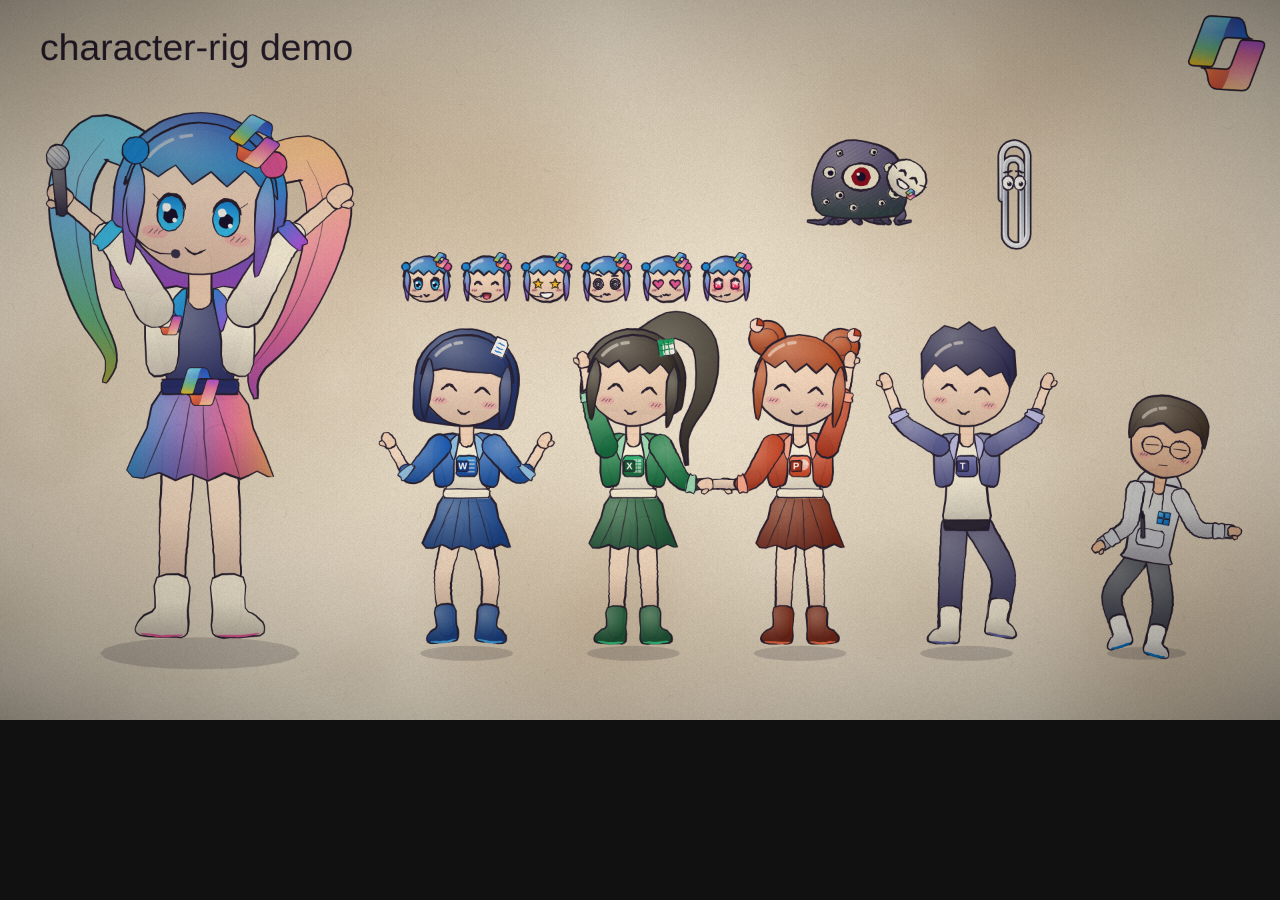
<file: skills/character-rig/assets/demo.html>
<!doctype html>
<html><head><meta charset="utf-8"><title>character-rig demo</title>
<style>
@font-face{font-family:"PMarker";src:local("Ink Free"),local("Segoe Print"),local("Comic Sans MS")}
@font-face{font-family:"Shantell";src:local("Segoe Print"),local("Ink Free"),local("Comic Sans MS")}
html,body{margin:0;background:#111}canvas{display:block;width:100vw;height:auto}
</style></head><body><canvas id="c"></canvas>
<script src="core.js"></script><script src="cast.js"></script><script src="dance.js"></script>
<script>
// Pure function of time T. ?t=1.5 renders a still; otherwise it animates.
function shadowAt(x, y, r) { C.save(); C.globalAlpha = .18; C.fillStyle = PAL.ink; path(ellPts(x, y, r, r * .16, 20)); C.fill(); C.restore(); }
function draw(T) {
  boil(T); paper();
  letters('character-rig demo', 60, 90, 56, { fill: PAL.ink, shadow: false });
  mark(1840, 80, 96, { rot: Math.sin(T * 2) * 4 });
  // hero dancing on the beat
  shadowAt(300, 980, 150); person(300, 980, 100, { pose: dance(T), eyes: 'open', mouth: Math.sin(T * 9) > 0 ? 'open' : 'smile', hands: { l: 'mic' }, sway: Math.sin(T * 3) * 8 });
  // backup dancers, each offset in the pose cycle
  ['word', 'excel', 'ppt', 'teams'].forEach((k, i) => { const x = 700 + i * 250; shadowAt(x, 980, 70); person(x, 980, 60, { look: k, pose: dance(T, i + 1), eyes: 'happy', mouth: 'smile', sway: 6 }); });
  // runner + cameos
  shadowAt(1720, 980, 60); person(1720, 980, 50, { look: 'ops', pose: run(T), eyes: 'narrow', mouth: 'flat' });
  clippy(1520, 330, 36); shoggoth(1290, 330, 34, { t: T, mask: clamp((Math.sin(T) + 1) / 2) });
  // expression row (bust framing, never floating heads)
  ['open', 'happy', 'star', 'spiral', 'heart', 'shini'].forEach((e, i) => person(640 + i * 90, 420, 30, { eyes: e, mouth: ['smile', 'open', 'grin', 'wobble', 'cat', 'smirk'][i], brows: e === 'spiral' ? 'worry' : null, headOnly: true }));
  grain();
}
(async () => {
  setup(document.getElementById('c'));
  await document.fonts.load('40px PMarker').catch(()=>{}); await document.fonts.load('40px Shantell').catch(()=>{}); await document.fonts.ready;
  makePaper();
  const t = new URLSearchParams(location.search).get('t');
  try {
    if (t !== null) { draw(+t); window.READY = true; }
    else { const t0 = performance.now(); window.READY = true; (function loop() { draw((performance.now() - t0) / 1000); requestAnimationFrame(loop); })(); }
  } catch (e) { window.ERR = e.stack || String(e); window.READY = true; console.error(e); }
})();
</script></body></html>
</file>
<file: docs/fx-guide.css>
/* Creative layer for the guide. Original code; colours come from the page's --cp-* variables.
   Everything here is progressive enhancement: with JS off or reduced motion the page is the plain guide. */

/* Interactive dot field (hero and footer) */
.fx-field { position: absolute; inset: 0; z-index: -1; width: 100%; height: 100%; pointer-events: none; border-radius: inherit; -webkit-mask-image: linear-gradient(to bottom, #000 55%, transparent); mask-image: linear-gradient(to bottom, #000 55%, transparent); }
html.fx-on .hero::before { background-image: none; }
.site-footer { position: relative; isolation: isolate; overflow: hidden; }
.site-footer .fx-field { -webkit-mask-image: linear-gradient(to top, #000 40%, transparent); mask-image: linear-gradient(to top, #000 40%, transparent); }

/* Glyph cursor trail, only over empty space */
.fx-trail-block { position: fixed; left: 0; top: 0; width: 20px; height: 20px; z-index: 70; pointer-events: none; opacity: 0; transition: opacity .25s ease-out; font: 700 13px/20px var(--mono); text-align: center; color: #151515; }
.fx-trail-block.fx-active { opacity: .95; transition: none; }

/* Nav text decode */
.fx-dec { position: relative; display: inline-block; }
.fx-dec .fx-ph { visibility: hidden; }
.fx-dec .fx-live { position: absolute; inset: 0; white-space: pre; }

/* Typed terminal line in the hero */
.fx-term { display: flex; align-items: center; gap: 10px; width: fit-content; max-width: 100%; margin: 4px 0 18px; padding: 8px 14px; border: 1px solid var(--cp-border); border-radius: var(--radius); background: color-mix(in srgb, var(--cp-surface) 85%, transparent); font: 600 0.9rem/1.4 var(--mono); color: var(--cp-text-muted); overflow: hidden; }
.fx-term b { color: var(--cp-accent); }
.fx-term .fx-t { white-space: nowrap; overflow: hidden; text-overflow: ellipsis; }
.fx-caret { flex: none; width: .6em; height: 1.05em; background: var(--cp-success); animation: fx-blink 1s steps(1) infinite; }
@keyframes fx-blink { 50% { opacity: 0; } }

/* Marquee tech band */
.fx-marquee { position: relative; margin: 36px 0 0; padding: 14px 0; overflow: hidden; border-block: 1px solid var(--cp-border); -webkit-mask-image: linear-gradient(90deg, transparent, #000 8%, #000 92%, transparent); mask-image: linear-gradient(90deg, transparent, #000 8%, #000 92%, transparent); }
.fx-marquee-track { display: flex; width: max-content; gap: 0; animation: fx-marq 38s linear infinite; }
.fx-marquee:hover .fx-marquee-track { animation-play-state: paused; }
.fx-marquee span { padding: 0 22px; font: 800 clamp(1.4rem, 3.4vw, 2.4rem)/1.1 var(--font); letter-spacing: -.01em; white-space: nowrap; color: transparent; -webkit-text-stroke: 1.2px var(--cp-border-strong); }
.fx-marquee span:nth-child(3n+1) { color: var(--cp-accent); -webkit-text-stroke: 0; }
.fx-marquee i { align-self: center; font-style: normal; color: var(--cp-chart-magenta); }
@keyframes fx-marq { to { transform: translateX(-50%); } }

/* Spotlight glow and tilt on cards */
.fx-spot { position: relative; --mx: 50%; --my: 50%; }
.fx-spot::after { content: ""; position: absolute; inset: 0; border-radius: inherit; pointer-events: none; opacity: 0; transition: opacity .25s; background: radial-gradient(260px circle at var(--mx) var(--my), color-mix(in srgb, var(--cp-accent) 22%, transparent), transparent 70%); }
.fx-spot.fx-hot::after { opacity: 1; }
.fx-tilt { transition: transform .2s ease-out, border-color .2s; transform: perspective(700px) rotateX(var(--ry, 0deg)) rotateY(var(--rx, 0deg)); }
.fx-tilt.fx-hot { transition: transform .06s linear, border-color .2s; }
.hero .facts li.fx-tilt:hover, .dl-card.fx-tilt:hover { transform: perspective(700px) rotateX(var(--ry, 0deg)) rotateY(var(--rx, 0deg)); }

/* Steps light up as you reach them */
.steps > li::before { transition: background .4s, color .4s, box-shadow .4s, transform .4s; }
.steps > li.fx-reached::before { background: var(--cp-accent); color: var(--cp-accent-fg); box-shadow: 0 0 0 5px color-mix(in srgb, var(--cp-accent) 22%, transparent); }
.steps > li::after { background: linear-gradient(var(--cp-accent) 50%, var(--cp-border) 50%) 0 100% / 100% 200% no-repeat; transition: background-position .8s ease; }
.steps > li.fx-reached::after { background-position: 0 0; }

/* Section heading underline wipes in */
.section > h2 { position: relative; width: fit-content; max-width: 100%; }
.section > h2::after { content: ""; display: block; width: 100%; height: 3px; margin-top: 8px; border-radius: 2px; background: linear-gradient(90deg, var(--cp-chart-blue), var(--cp-chart-purple), var(--cp-chart-magenta)); transform-origin: left; transition: transform .9s cubic-bezier(.2, .7, .2, 1) .2s; }
html.dl-motion .section.dl-reveal:not(.dl-in) > h2::after { transform: scaleX(0); }

/* Pulses travelling along the hero diagram */
.fx-pulse { fill: var(--cp-chart-magenta); filter: drop-shadow(0 0 5px var(--cp-chart-magenta)); }

.btn.fx-mag { transition: transform .15s ease-out, background .2s, border-color .2s; }

@media (prefers-reduced-motion: reduce) {
  .fx-marquee-track { animation: none; }
  .fx-trail-block { display: none; }
  .fx-pulse { display: none; }
  .fx-caret { animation: none; }
}
@media (forced-colors: active) { .fx-field, .fx-trail-block, .fx-marquee { display: none; } }
@media print { .fx-field, .fx-trail-block, .fx-marquee, .fx-term, .fx-pulse { display: none !important; } }
</file>
<file: docs/fx-site.css>
/* Shared styles for the community project sites: interaction layer + the grouped "More community projects" hub.
   Original code. Colours come from the page's --cp-* variables, with fallbacks so it also works on pages without them. */

/* ---------- Interaction layer ---------- */
.fx-host { position: relative; isolation: isolate; }
.fx-field { position: absolute; inset: 0; z-index: -1; width: 100%; height: 100%; pointer-events: none; border-radius: inherit; -webkit-mask-image: linear-gradient(to bottom, #000 55%, transparent); mask-image: linear-gradient(to bottom, #000 55%, transparent); }
footer > .fx-field { -webkit-mask-image: linear-gradient(to top, #000 40%, transparent); mask-image: linear-gradient(to top, #000 40%, transparent); }
html.fx-on .hero::before { background-image: none; }

.fx-trail-block { position: fixed; left: 0; top: 0; width: 20px; height: 20px; z-index: 70; pointer-events: none; opacity: 0; transition: opacity .25s ease-out; font: 700 13px/20px var(--mono, ui-monospace, Consolas, monospace); text-align: center; color: #151515; }
.fx-trail-block.fx-active { opacity: .95; transition: none; }
.fx-cursor-toggle { appearance: none; margin: 0 0 0 10px; padding: 6px 12px; border: 1px solid var(--cp-border-strong, #777); border-radius: 999px; background: transparent; color: var(--cp-text, inherit); font: 600 .8rem/1.2 var(--font, system-ui, sans-serif); white-space: nowrap; cursor: pointer; vertical-align: middle; transition: background .2s, border-color .2s; }
.fx-cursor-toggle:hover { border-color: var(--cp-accent, #a78bfa); }
.fx-cursor-toggle:focus-visible { outline: 2px solid var(--cp-accent, #a78bfa); outline-offset: 3px; }
.fx-cursor-toggle[aria-pressed="true"]::before { content: "● "; color: var(--cp-accent, #a78bfa); }
.fx-cursor-fixed { position: fixed; top: 10px; right: 10px; z-index: 90; background: var(--cp-bg-elevated, #181822); }
.fx-cursor-off .fx-trail-block { display: none; }
@media (max-width: 720px) { .fx-cursor-toggle { padding: 5px 9px; font-size: .72rem; } }
@media print { .fx-cursor-toggle { display: none !important; } }

.fx-dec { position: relative; display: inline-block; }
.fx-dec .fx-ph { visibility: hidden; }
.fx-dec .fx-live { position: absolute; inset: 0; white-space: pre; }

.fx-rel { position: relative; }
.fx-glow { position: absolute; inset: 0; border-radius: inherit; pointer-events: none; opacity: 0; transition: opacity .25s; background: radial-gradient(260px circle at var(--mx, 50%) var(--my, 50%), color-mix(in srgb, var(--cp-accent, #a78bfa) 22%, transparent), transparent 70%); }
.fx-hot > .fx-glow { opacity: 1; }
.fx-tilt { transition: transform .2s ease-out, border-color .2s; transform: perspective(700px) rotateX(var(--ry, 0deg)) rotateY(var(--rx, 0deg)); }
.fx-tilt.fx-hot { transition: transform .06s linear, border-color .2s; }
.fx-mag { transition: transform .15s ease-out, background .2s, border-color .2s; }

.fx-marquee { position: relative; margin: 36px 0; padding: 14px 0; overflow: hidden; border-block: 1px solid var(--cp-border, #444); -webkit-mask-image: linear-gradient(90deg, transparent, #000 8%, #000 92%, transparent); mask-image: linear-gradient(90deg, transparent, #000 8%, #000 92%, transparent); }
.fx-marquee-track { display: flex; width: max-content; animation: fx-marq 38s linear infinite; }
.fx-marquee:hover .fx-marquee-track { animation-play-state: paused; }
.fx-marquee span { padding: 0 22px; font: 800 clamp(1.4rem, 3.4vw, 2.4rem)/1.1 var(--font, system-ui, sans-serif); letter-spacing: -.01em; white-space: nowrap; color: transparent; -webkit-text-stroke: 1.2px var(--cp-border-strong, #777); }
.fx-marquee span:nth-child(3n+1) { color: var(--cp-accent, #a78bfa); -webkit-text-stroke: 0; }
.fx-marquee i { align-self: center; font-style: normal; color: var(--cp-chart-magenta, #e879f9); }
@keyframes fx-marq { to { transform: translateX(-50%); } }

.fx-progress { position: fixed; left: 0; top: 0; width: 100%; height: 3px; z-index: 80; transform-origin: left; transform: scaleX(0); pointer-events: none; background: linear-gradient(90deg, var(--cp-chart-blue, #69aeff), var(--cp-chart-purple, #a78bfa), var(--cp-chart-magenta, #e879f9)); }

html.fx-reveal-on .fx-rev:not(.fx-in) { opacity: 0; transform: translateY(28px); }
.fx-rev { transition: opacity .7s cubic-bezier(.2, .7, .2, 1), transform .7s cubic-bezier(.2, .7, .2, 1); }

/* ---------- More community projects (grouped) ---------- */
.cm-hub { --cm-accent: var(--cp-accent, #a78bfa); --cm-text: var(--cp-text, #e8e8ee); --cm-muted: var(--cp-text-muted, #a0a0b0); --cm-border: var(--cp-border, #3a3a4a); --cm-surface: var(--cp-bg-elevated, #181822);
  margin: 72px 0 24px; padding: 28px; border: 1px solid var(--cm-border); border-radius: var(--radius-card, 14px); color: var(--cm-text); font-family: var(--font, system-ui, sans-serif);
  background-color: var(--cm-surface); background-image: radial-gradient(circle, color-mix(in srgb, var(--cp-border-strong, #666) 40%, transparent) 1px, transparent 1.6px); background-size: 20px 20px; }
.cm-hub *, .cm-hub *::before, .cm-hub *::after { box-sizing: border-box; }
.cm-k { margin: 0 0 6px; color: var(--cm-accent); font: 700 .75rem/1.4 var(--mono, ui-monospace, Consolas, monospace); letter-spacing: .1em; text-transform: uppercase; }
.cm-lede { margin: 0 0 18px; max-width: 62ch; color: var(--cm-muted); font-size: .95rem; line-height: 1.55; }
.cm-tabs { display: flex; flex-wrap: wrap; gap: 8px; margin: 0 0 22px; }
.cm-tab { appearance: none; margin: 0; padding: 7px 14px; border: 1px solid var(--cm-border); border-radius: 999px; background: transparent; color: var(--cm-muted); font: 600 .85rem/1.2 var(--font, system-ui, sans-serif); cursor: pointer; transition: background .2s, color .2s, border-color .2s; }
.cm-tab:hover { color: var(--cm-text); border-color: var(--cm-accent); }
.cm-tab[aria-pressed="true"] { background: var(--cm-accent); border-color: var(--cm-accent); color: var(--cp-accent-fg, #14101f); }
.cm-tab:focus-visible, .cm-card:focus-visible { outline: 2px solid var(--cm-accent); outline-offset: 3px; }
.cm-group { margin: 0 0 26px; }
.cm-group[hidden] { display: none; }
.cm-group:last-child { margin-bottom: 0; }
.cm-gh { display: flex; align-items: baseline; flex-wrap: wrap; gap: 10px; margin: 0 0 4px; font: 800 1.15rem/1.3 var(--font, system-ui, sans-serif); color: var(--cm-text); }
.cm-gh .cm-count { padding: 1px 9px; border: 1px solid var(--cm-border); border-radius: 999px; color: var(--cm-muted); font: 600 .72rem/1.5 var(--mono, ui-monospace, Consolas, monospace); }
.cm-gh .cm-here { padding: 1px 9px; border-radius: 999px; background: color-mix(in srgb, var(--cm-accent) 22%, transparent); color: var(--cm-accent); font: 700 .7rem/1.5 var(--mono, ui-monospace, Consolas, monospace); letter-spacing: .04em; text-transform: uppercase; }
.cm-blurb { margin: 0 0 12px; color: var(--cm-muted); font-size: .88rem; line-height: 1.5; }
.cm-grid { display: grid; grid-template-columns: repeat(auto-fit, minmax(230px, 1fr)); gap: 14px; margin: 0; padding: 0; list-style: none; }
.cm-grid > li { margin: 0; padding: 0; }
.cm-card { display: flex; flex-direction: column; gap: 6px; height: 100%; padding: 16px 16px 14px; border: 1px solid var(--cm-border); border-radius: var(--radius, 12px); background: color-mix(in srgb, var(--cm-surface) 88%, transparent); color: inherit; text-decoration: none; overflow: hidden; transition: border-color .2s, transform .2s; }
.cm-card:hover { border-color: var(--cm-accent); }
.cm-card strong { font-size: 1rem; line-height: 1.3; color: var(--cm-text); }
.cm-card .cm-desc { color: var(--cm-muted); font-size: .86rem; line-height: 1.5; }
.cm-card .cm-go { margin-top: auto; padding-top: 6px; color: var(--cm-accent); font: 700 .82rem/1.3 var(--font, system-ui, sans-serif); }
.cm-card .cm-tag { align-self: flex-start; padding: 1px 8px; border: 1px solid var(--cm-border); border-radius: 999px; color: var(--cm-muted); font: 600 .68rem/1.6 var(--mono, ui-monospace, Consolas, monospace); text-transform: uppercase; letter-spacing: .05em; }
@media (max-width: 600px) { .cm-hub { padding: 18px 14px; margin-top: 48px; } }

@media (prefers-reduced-motion: reduce) {
  .fx-marquee-track { animation: none; }
  .fx-trail-block, .fx-progress { display: none; }
  .fx-rev, .fx-tilt, .fx-mag, .cm-card { transition: none; }
  html.fx-reveal-on .fx-rev:not(.fx-in) { opacity: 1; transform: none; }
}
@media (forced-colors: active) { .fx-field, .fx-trail-block, .fx-marquee, .fx-progress, .fx-glow { display: none; } .cm-hub { background-image: none; } }
@media print { .fx-field, .fx-trail-block, .fx-marquee, .fx-progress, .fx-glow, .cm-tabs { display: none !important; } .cm-hub { background-image: none; } html.fx-reveal-on .fx-rev:not(.fx-in) { opacity: 1; transform: none; } }
</file>
